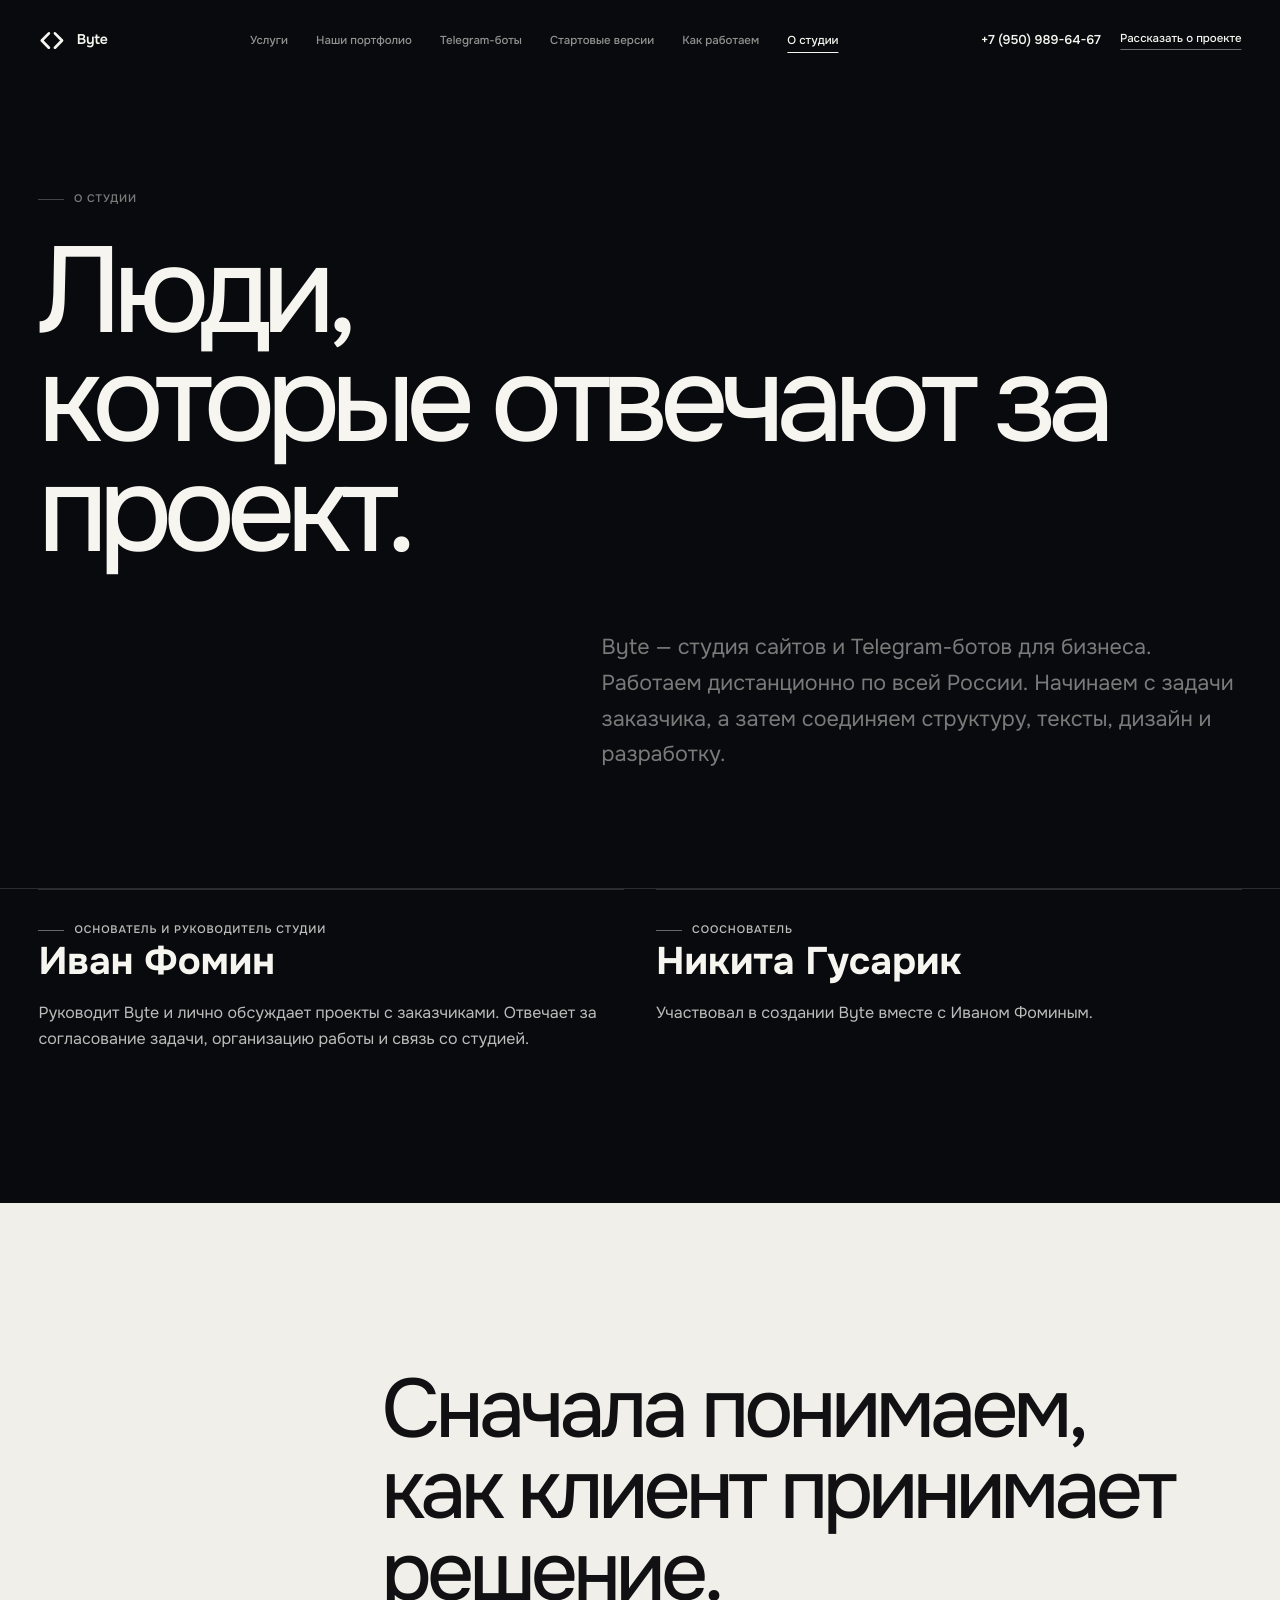
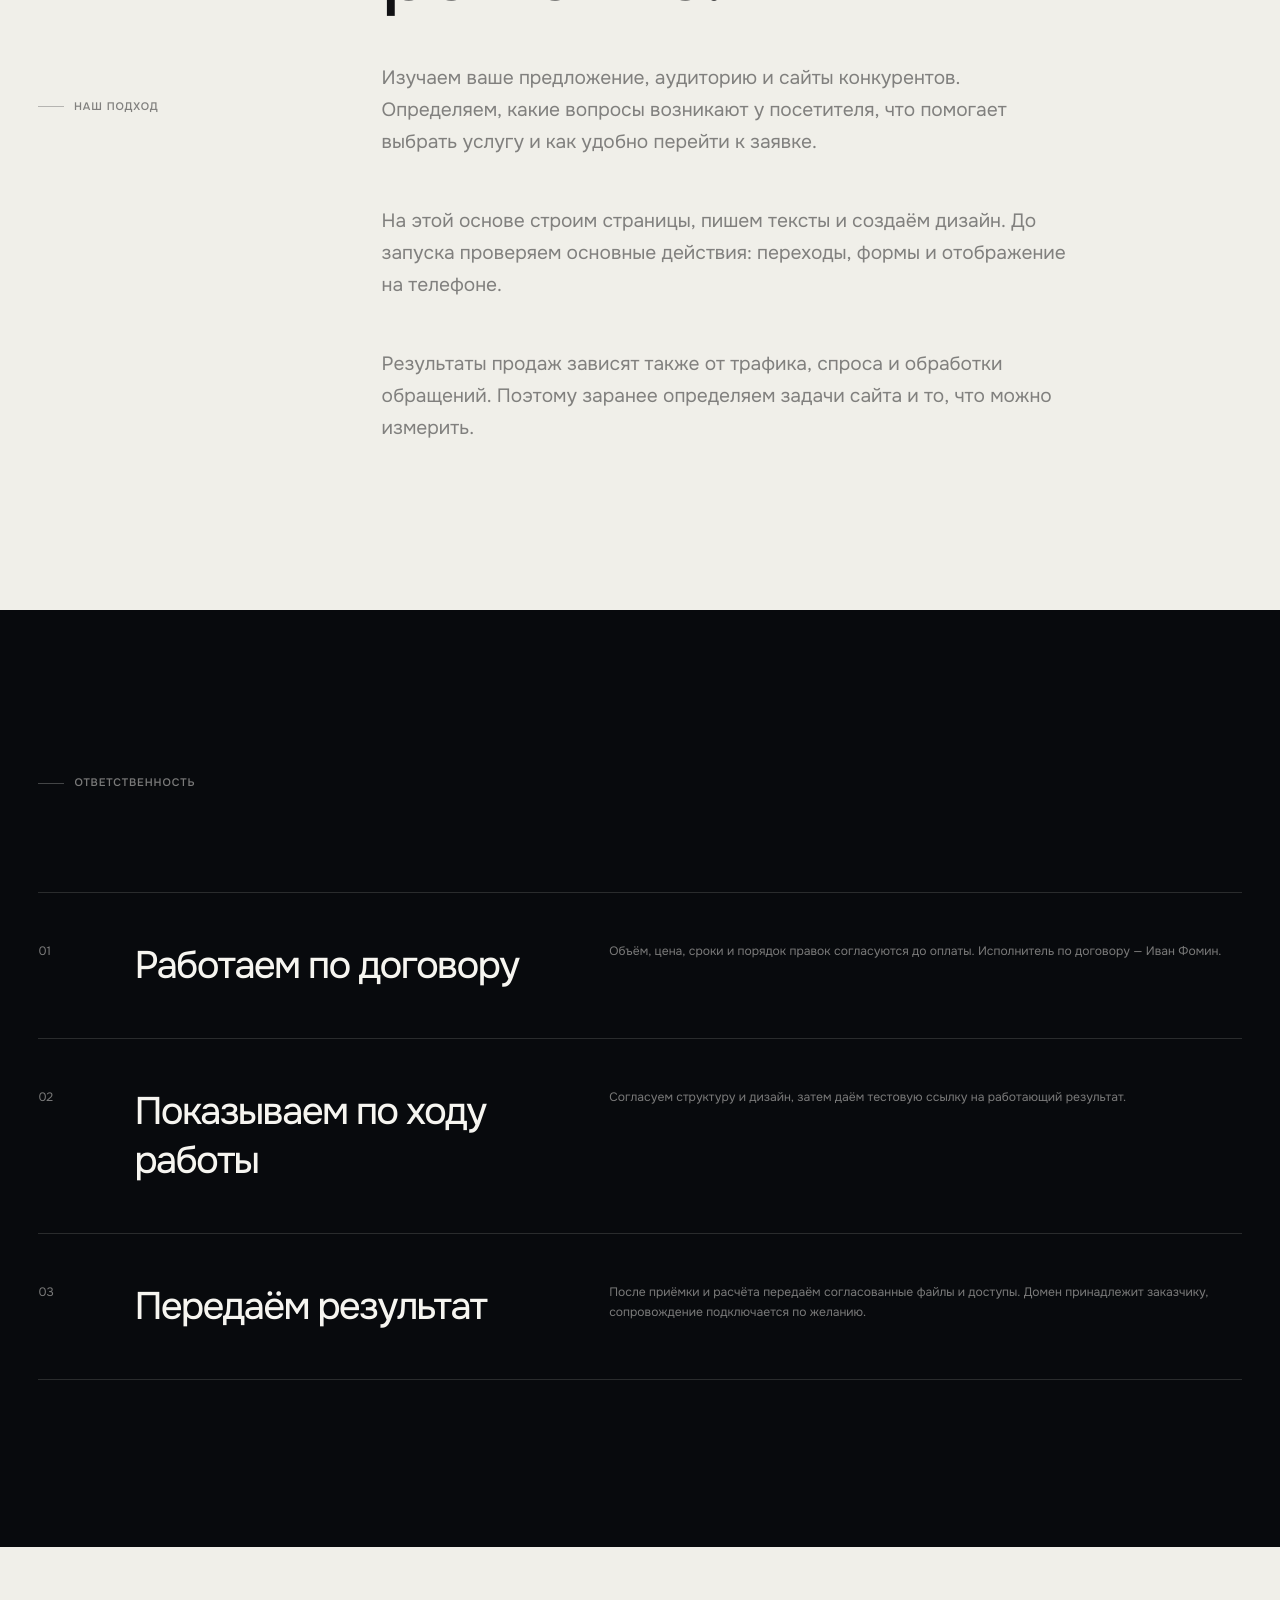
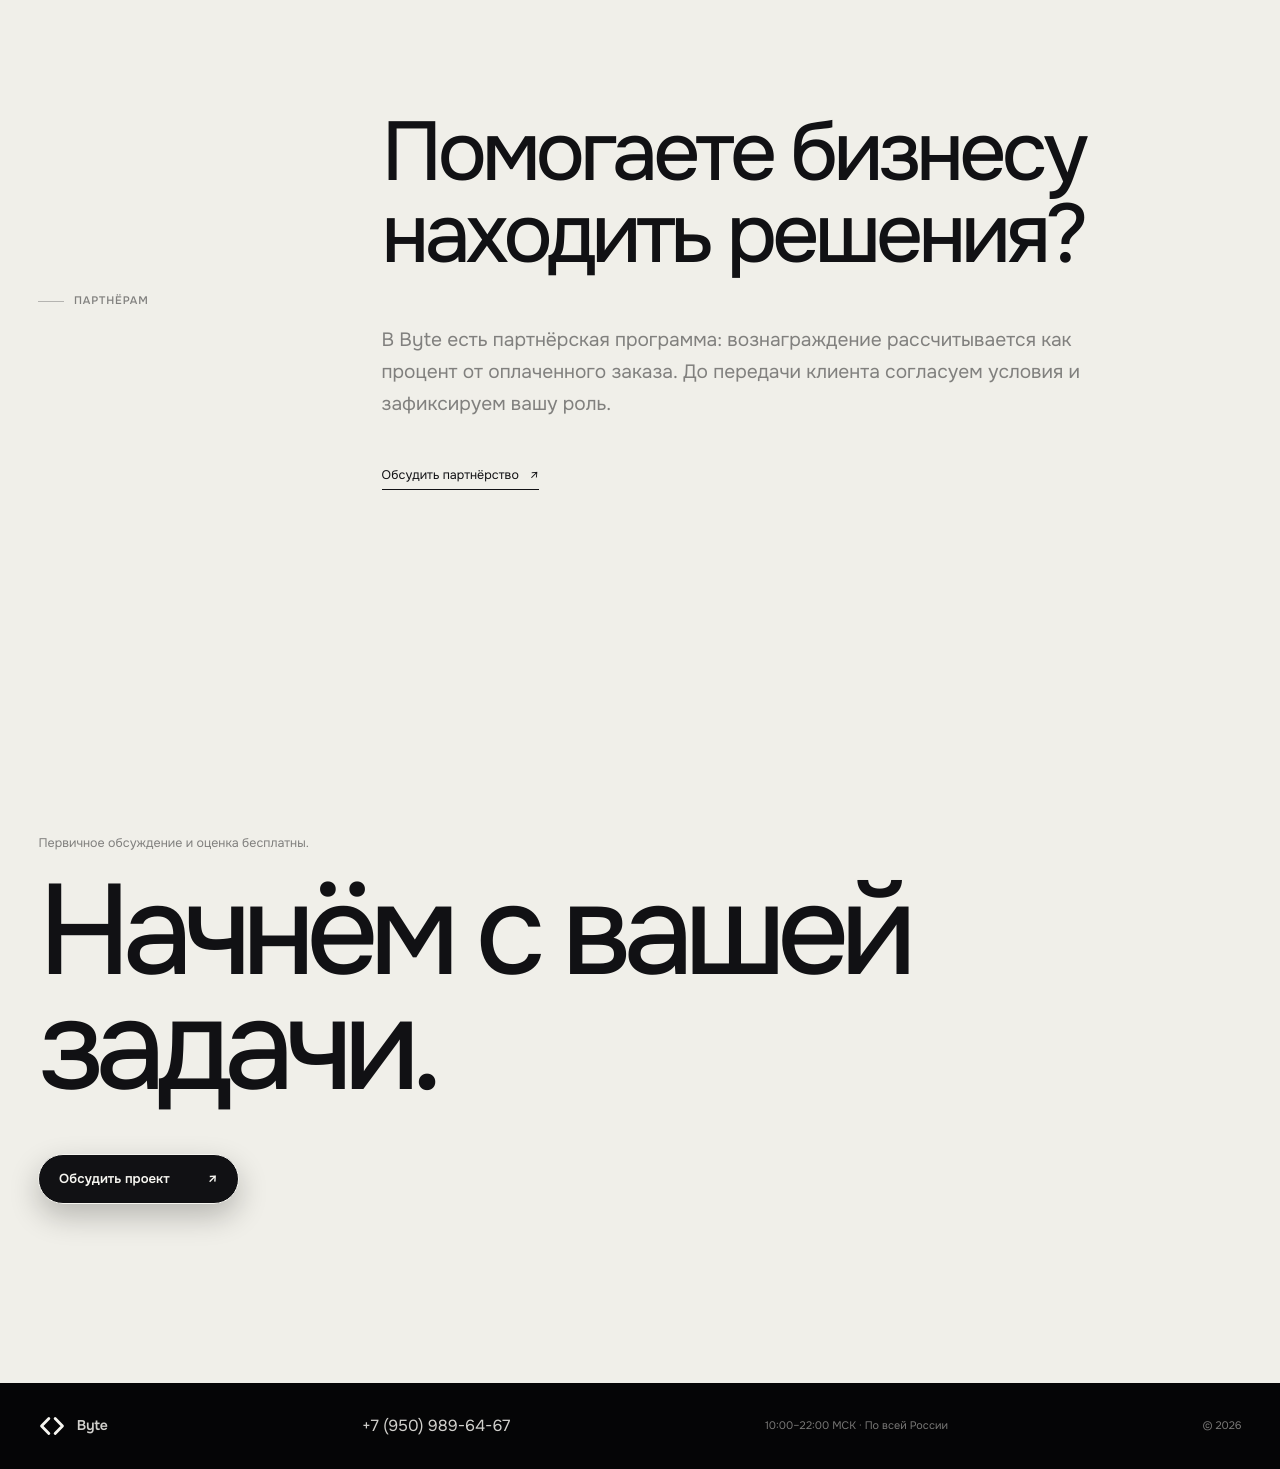
<file: about.html>
<!doctype html>
<html lang="ru">
  <head>
    <meta charset="UTF-8" /><meta name="viewport" content="width=device-width, initial-scale=1.0" />
    <meta name="description" content="Byte — одна команда, которая разбирается в задаче, пишет тексты, делает дизайн, разрабатывает и запускает проект." />
    <meta name="theme-color" content="#080a0d" /><title>О студии — Byte</title>
    <link rel="preconnect" href="https://fonts.googleapis.com" /><link rel="preconnect" href="https://fonts.gstatic.com" crossorigin />
    <link href="https://fonts.googleapis.com/css2?family=Manrope:wght@400;500;600&amp;family=Onest:wght@400;450;500;550;600;650&amp;display=swap" rel="stylesheet" />
    <link rel="icon" href="./assets/byte-logo-white.svg" type="image/svg+xml" /><link rel="stylesheet" href="./style.css?v=byte-flight-20260914-6" />
  </head>
  <body class="inner-page">
    <header class="site-header inner-header">
      <a class="brand" href="./index.html"><img class="brand-logo" src="./assets/byte-logo-white.svg" width="160" height="128" alt="" /><span>Byte</span></a>
      <nav class="site-nav"><a href="./services.html">Услуги</a><a href="./portfolio.html">Наши портфолио</a><a href="./telegram-bots.html">Telegram-боты</a><a href="./projects.html">Стартовые версии</a><a href="./process.html">Как работаем</a><a class="is-current" href="./about.html">О студии</a></nav>
      <div class="header-contacts"><a class="header-phone" href="tel:+79509896467">+7 (950) 989-64-67</a><a class="header-action" href="./index.html#contact">Рассказать о проекте</a></div>
      <details class="mobile-menu"><summary>Меню</summary><nav><a href="./services.html">Услуги</a><a href="./portfolio.html">Наши портфолио</a><a href="./telegram-bots.html">Telegram-боты</a><a href="./projects.html">Стартовые версии</a><a href="./process.html">Как работаем</a><a href="./about.html">О студии</a><a href="./index.html#contact">Рассказать о проекте</a></nav></details>
    </header>
    <main>
      <section class="page-hero about-hero"><div class="section-shell"><p class="section-index">О студии</p><h1>Люди,<br />которые отвечают за проект.</h1><p>Byte — студия сайтов и Telegram-ботов для бизнеса. Работаем дистанционно по всей России. Начинаем с задачи заказчика, а затем соединяем структуру, тексты, дизайн и разработку.</p></div></section>
      <section class="founders-section"><div class="section-shell founders-grid">
        <article><p class="section-index">Основатель и руководитель студии</p><h2>Иван Фомин</h2><p>Руководит Byte и лично обсуждает проекты с заказчиками. Отвечает за согласование задачи, организацию работы и связь со студией.</p></article>
        <article><p class="section-index">Сооснователь</p><h2>Никита Гусарик</h2><p>Участвовал в создании Byte вместе с Иваном Фоминым.</p></article>
      </div></section>
      <section class="about-story"><div class="section-shell story-grid"><p class="section-index">Наш подход</p><div><h2>Сначала понимаем,<br />как клиент принимает решение.</h2><p>Изучаем ваше предложение, аудиторию и сайты конкурентов. Определяем, какие вопросы возникают у посетителя, что помогает выбрать услугу и как удобно перейти к заявке.</p><p>На этой основе строим страницы, пишем тексты и создаём дизайн. До запуска проверяем основные действия: переходы, формы и отображение на телефоне.</p><p>Результаты продаж зависят также от трафика, спроса и обработки обращений. Поэтому заранее определяем задачи сайта и то, что можно измерить.</p></div></div></section>
      <section class="studio-rules"><div class="section-shell"><p class="section-index">Ответственность</p><div class="rule-list"><article><span>01</span><h2>Работаем по договору</h2><p>Объём, цена, сроки и порядок правок согласуются до оплаты. Исполнитель по договору — Иван Фомин.</p></article><article><span>02</span><h2>Показываем по ходу работы</h2><p>Согласуем структуру и дизайн, затем даём тестовую ссылку на работающий результат.</p></article><article><span>03</span><h2>Передаём результат</h2><p>После приёмки и расчёта передаём согласованные файлы и доступы. Домен принадлежит заказчику, сопровождение подключается по желанию.</p></article></div></div></section>
      <section class="working-format" id="partners"><div class="section-shell story-grid"><p class="section-index">Партнёрам</p><div><h2>Помогаете бизнесу находить решения?</h2><p>В Byte есть партнёрская программа: вознаграждение рассчитывается как процент от оплаченного заказа. До передачи клиента согласуем условия и зафиксируем вашу роль.</p><a class="text-link" href="./index.html#contact" data-request-type="partner">Обсудить партнёрство <span>↗</span></a></div></div></section>
      <section class="page-cta"><div class="section-shell"><p>Первичное обсуждение и оценка бесплатны.</p><h2>Начнём с вашей задачи.</h2><a class="primary-button" href="./index.html#contact"><span>Обсудить проект</span><span>↗</span></a></div></section>
    </main>
    <footer class="inner-footer"><div class="section-shell"><a class="brand" href="./index.html"><img class="brand-logo" src="./assets/byte-logo-white.svg" width="160" height="128" alt="" /><span>Byte</span></a><a href="tel:+79509896467">+7 (950) 989-64-67</a><p>10:00–22:00 МСК · По всей России</p><p>© 2026</p></div></footer>
    <script src="./site.js?v=bots-20261002-1" defer></script>
  </body>
</html>
</file>
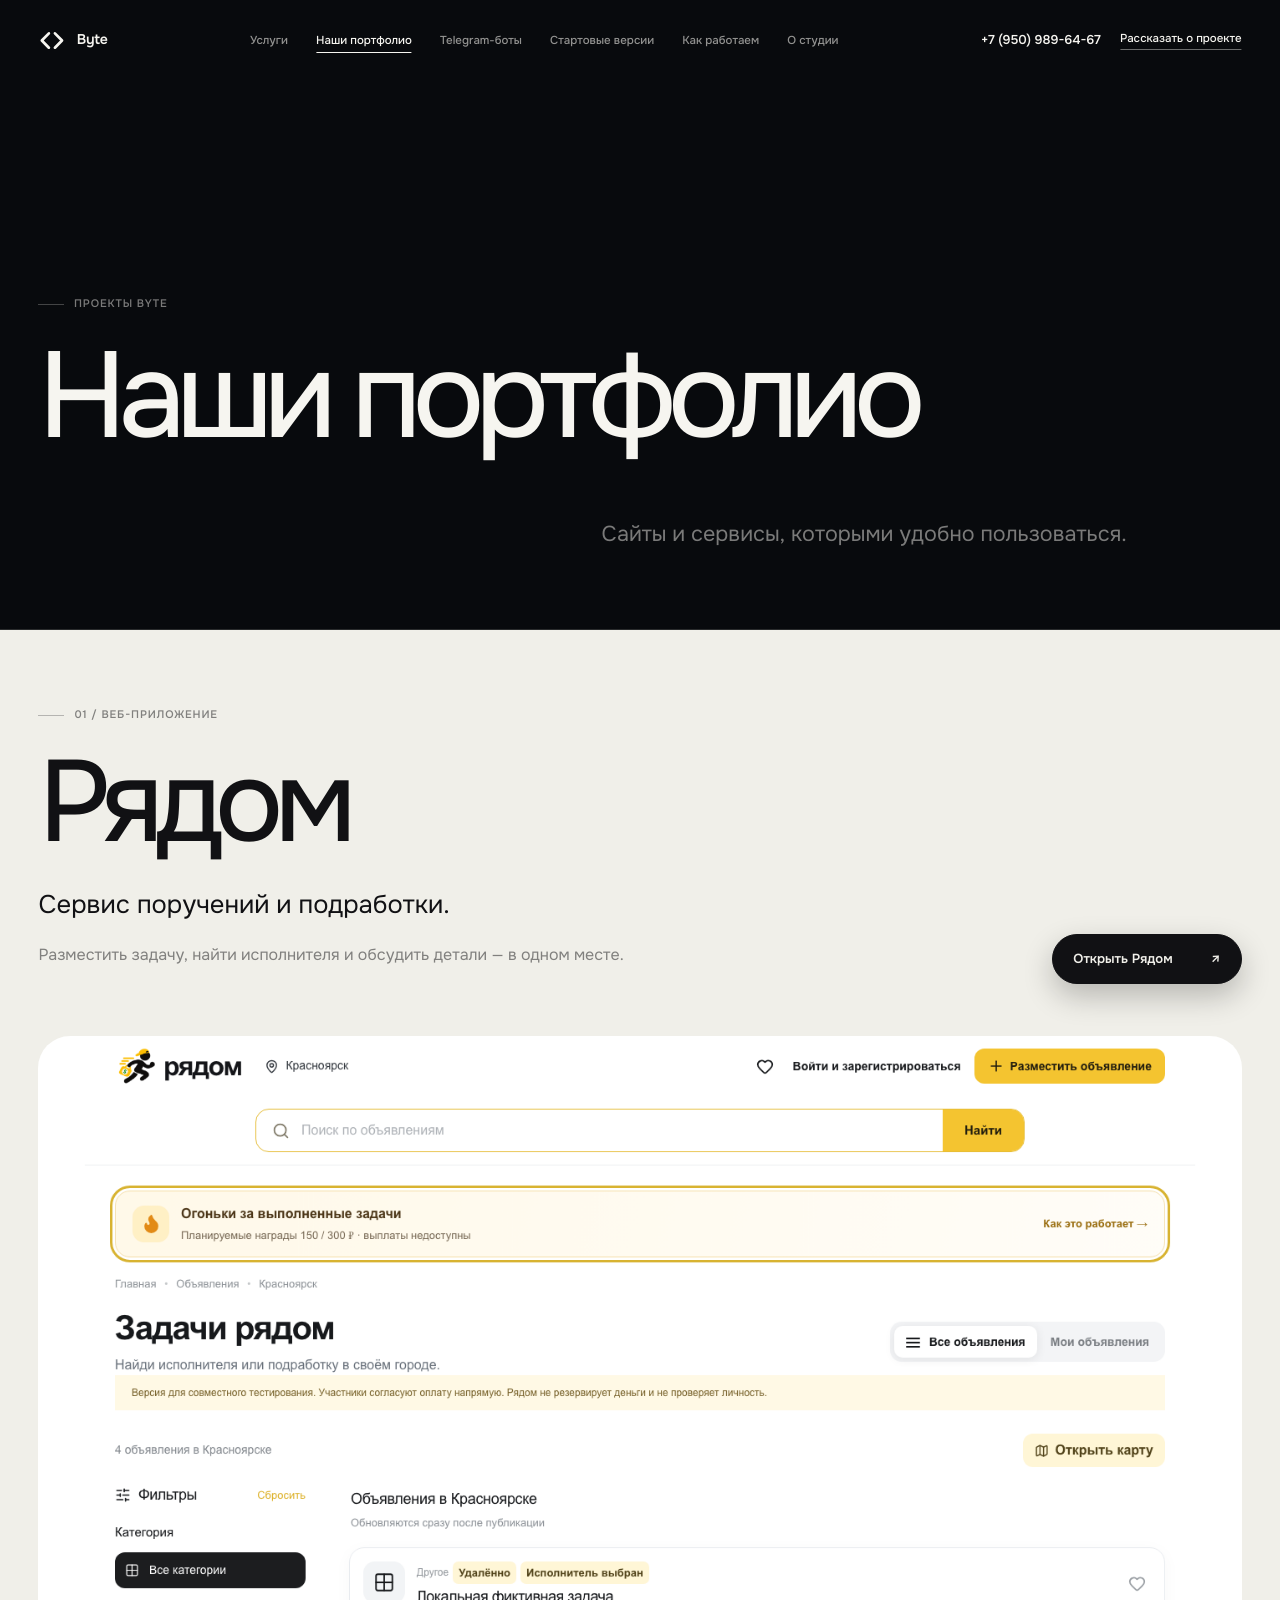
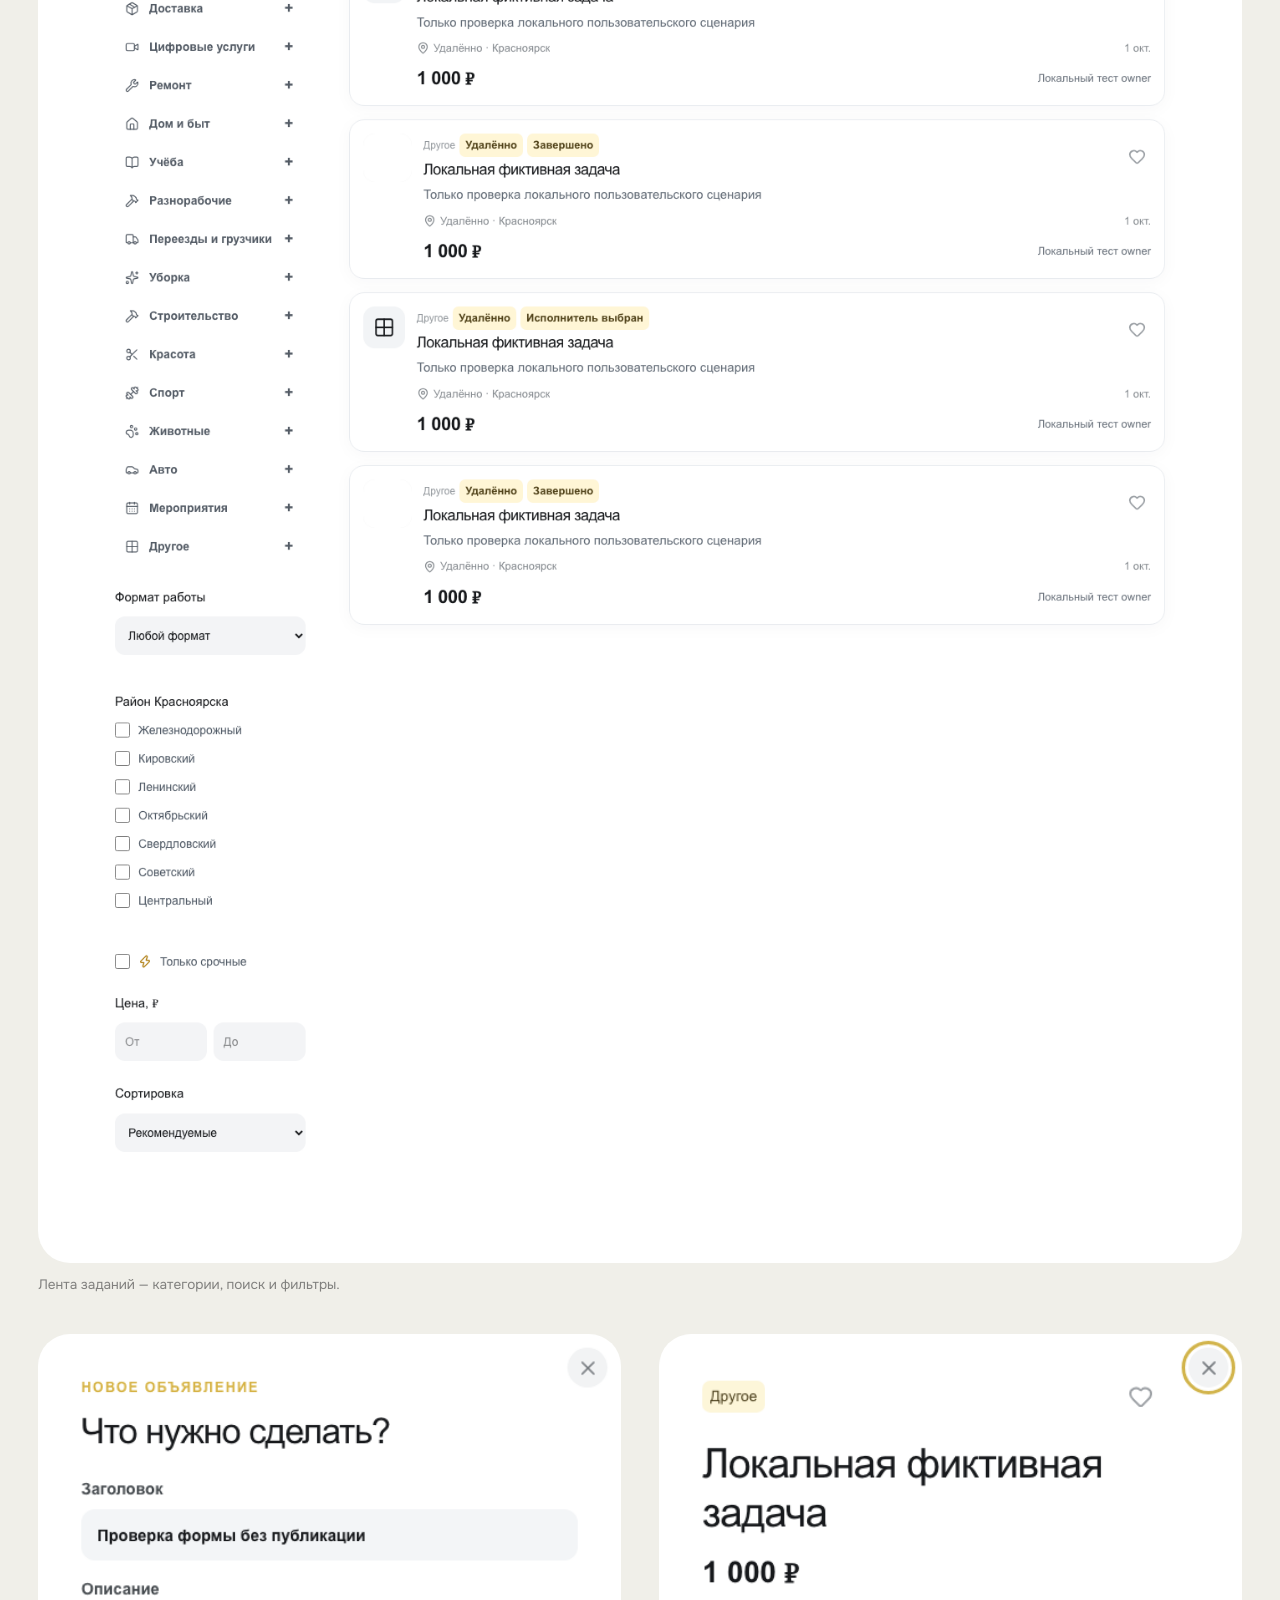
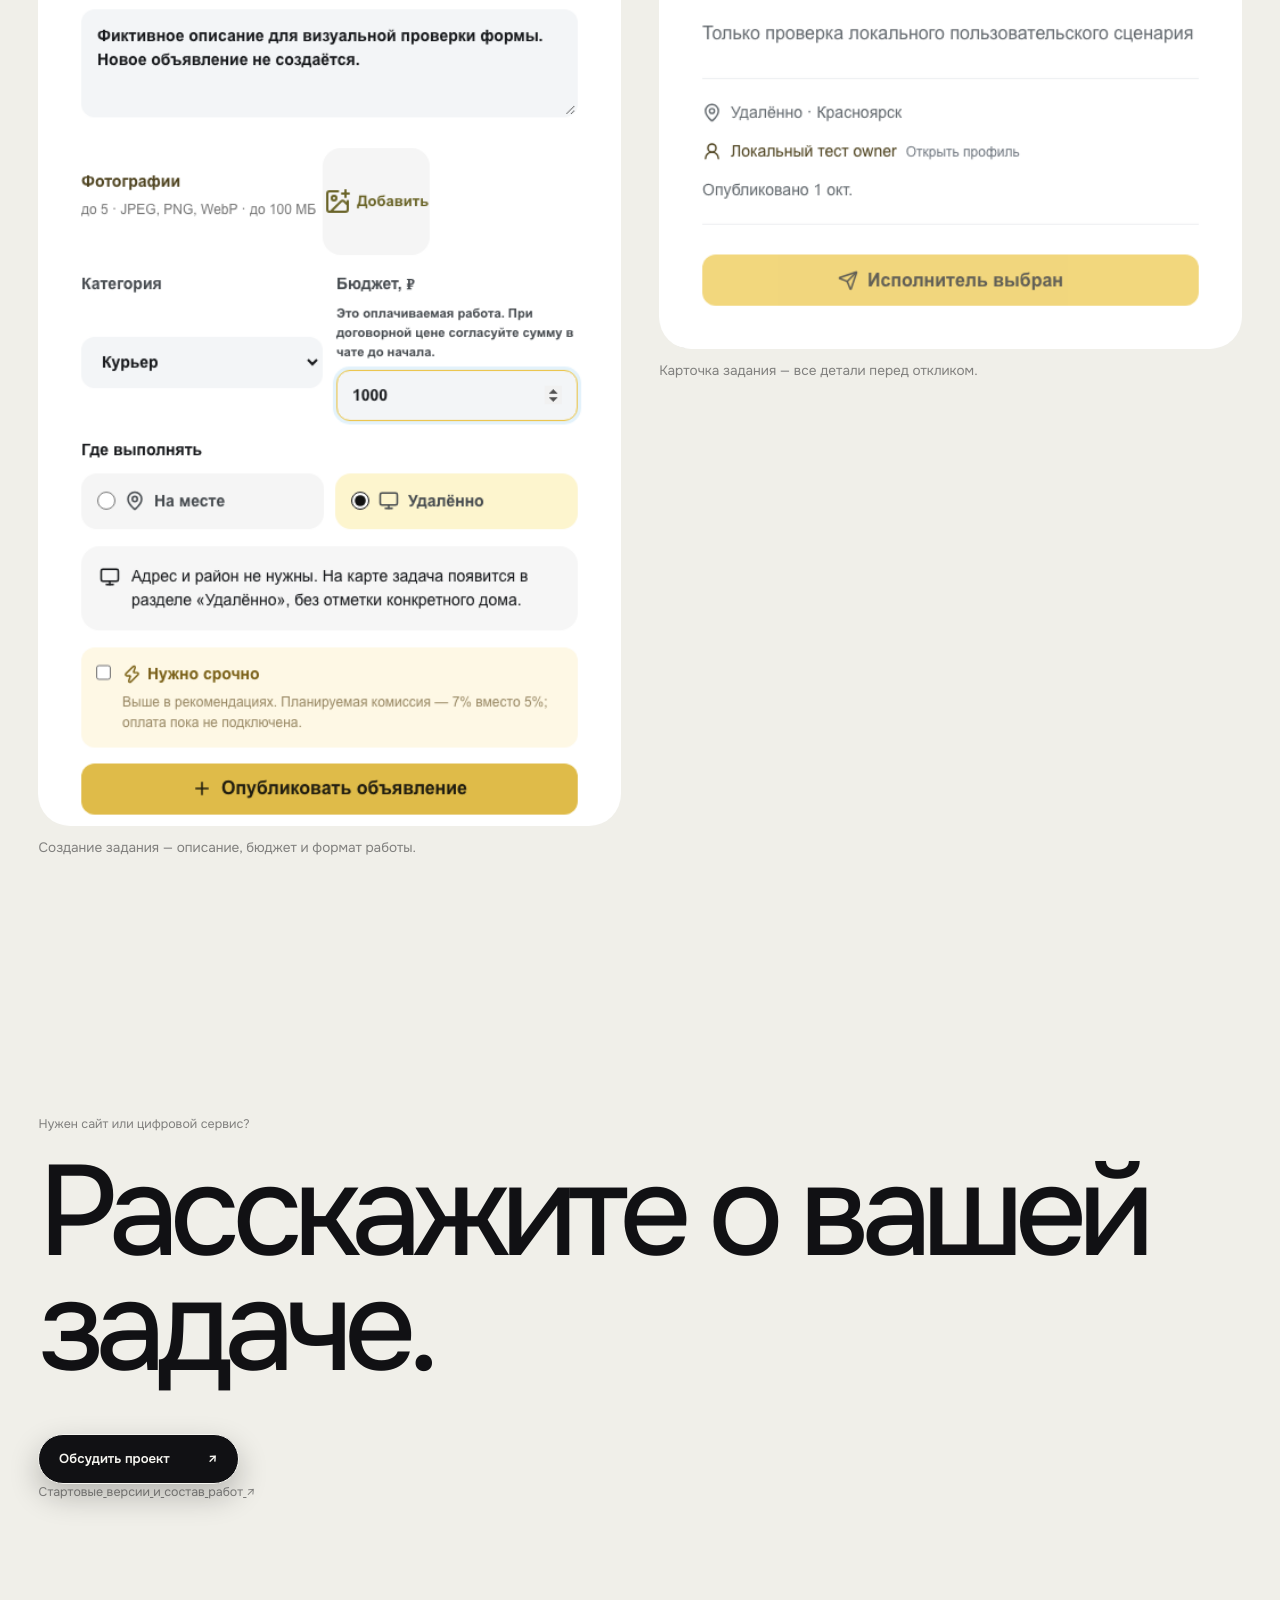
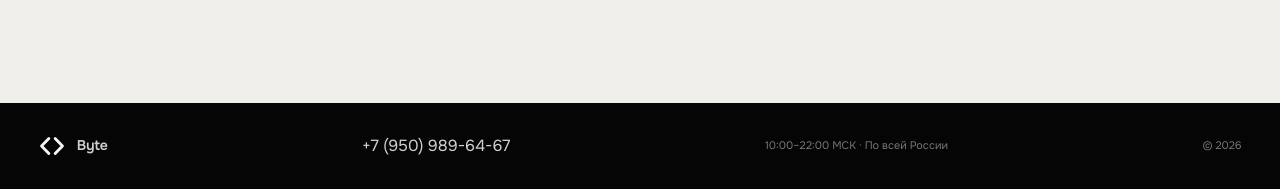
<file: portfolio.html>
<!doctype html>
<html lang="ru">
  <head>
    <meta charset="UTF-8" /><meta name="viewport" content="width=device-width, initial-scale=1.0" />
    <meta name="description" content="Наши портфолио Byte: Рядом — сервис поручений и подработки. Лента заданий, создание объявления и карточка задания." />
    <meta name="theme-color" content="#080a0d" /><title>Наши портфолио — Byte</title>
    <link rel="preconnect" href="https://fonts.googleapis.com" /><link rel="preconnect" href="https://fonts.gstatic.com" crossorigin />
    <link href="https://fonts.googleapis.com/css2?family=Manrope:wght@400;500;600&amp;family=Onest:wght@400;450;500;550;600;650&amp;display=swap" rel="stylesheet" />
    <link rel="icon" href="./assets/byte-logo-white.svg" type="image/svg+xml" /><link rel="stylesheet" href="./style.css?v=byte-flight-20260914-6" />
  <meta name="keywords" content="портфолио Byte, веб-приложение, сервис поручений, Рядом" />
    <link rel="canonical" href="https://bite-studio.ru/portfolio.html" />
    <link rel="stylesheet" href="./portfolio.css?v=single-radius-20261003-1" />
  </head>
  <body class="inner-page">
    <header class="site-header inner-header">
      <a class="brand" href="./index.html"><img class="brand-logo" src="./assets/byte-logo-white.svg" width="160" height="128" alt="" /><span>Byte</span></a>
      <nav class="site-nav" aria-label="Основная навигация"><a href="./services.html">Услуги</a><a class="is-current" aria-current="page" href="./portfolio.html">Наши портфолио</a><a href="./telegram-bots.html">Telegram-боты</a><a href="./projects.html">Стартовые версии</a><a href="./process.html">Как работаем</a><a href="./about.html">О студии</a></nav>
      <div class="header-contacts"><a class="header-phone" href="tel:+79509896467">+7 (950) 989-64-67</a><a class="header-action" href="./index.html#contact">Рассказать о проекте</a></div>
      <details class="mobile-menu"><summary>Меню</summary><nav><a href="./services.html">Услуги</a><a class="is-current" aria-current="page" href="./portfolio.html">Наши портфолио</a><a href="./telegram-bots.html">Telegram-боты</a><a href="./projects.html">Стартовые версии</a><a href="./process.html">Как работаем</a><a href="./about.html">О студии</a><a href="./index.html#contact">Рассказать о проекте</a></nav></details>
    </header>
    <main>
      <section class="page-hero portfolio-hero"><div class="section-shell"><p class="section-index">Проекты Byte</p><h1>Наши портфолио</h1><p>Сайты и сервисы, которыми удобно пользоваться.</p></div></section>
      <section class="portfolio-case" id="ryadom" aria-labelledby="ryadom-title"><div class="section-shell">
        <div class="portfolio-heading"><div><p class="section-index">01 / Веб-приложение</p><h2 id="ryadom-title">Рядом</h2><p class="portfolio-lead">Сервис поручений и подработки.</p><p>Разместить задачу, найти исполнителя и обсудить детали — в одном месте.</p></div><a class="primary-button" href="https://ryadom.ivanfomin2003.chatgpt.site/" target="_blank" rel="noopener noreferrer"><span>Открыть Рядом</span><span aria-hidden="true">↗</span></a></div>
        <div class="portfolio-gallery">
          <figure class="portfolio-screen portfolio-screen-wide"><picture><source media="(max-width: 800px)" srcset="./assets/portfolio/ryadom-feed-mobile.png" /><img src="./assets/portfolio/ryadom-feed.png" width="1440" height="2187" alt="Лента Рядом с категориями, фильтрами и карточками заданий" loading="eager" /></picture><figcaption>Лента заданий — категории, поиск и фильтры.</figcaption></figure>
          <figure class="portfolio-screen"><img src="./assets/portfolio/ryadom-create.png" width="512" height="960" alt="Форма создания задания: описание, фотографии, категория, бюджет и формат работы" loading="lazy" /><figcaption>Создание задания — описание, бюджет и формат работы.</figcaption></figure>
          <figure class="portfolio-screen"><img src="./assets/portfolio/ryadom-task.png" width="512" height="540" alt="Карточка задания с бюджетом, описанием и выбранным исполнителем" loading="lazy" /><figcaption>Карточка задания — все детали перед откликом.</figcaption></figure>
        </div>
      </div></section>
      <section class="page-cta"><div class="section-shell"><p>Нужен сайт или цифровой сервис?</p><h2>Расскажите о вашей задаче.</h2><a class="primary-button" href="./index.html#contact"><span>Обсудить проект</span><span aria-hidden="true">↗</span></a><p><a href="./projects.html">Стартовые версии и состав работ ↗</a></p></div></section>
    </main>
    <footer class="inner-footer"><div class="section-shell"><a class="brand" href="./index.html"><img class="brand-logo" src="./assets/byte-logo-white.svg" width="160" height="128" alt="" /><span>Byte</span></a><a href="tel:+79509896467">+7 (950) 989-64-67</a><p>10:00–22:00 МСК · По всей России</p><p>© 2026</p></div></footer>
    <script src="./site.js?v=bots-20261002-1" defer></script>
  </body>
</html>
</file>
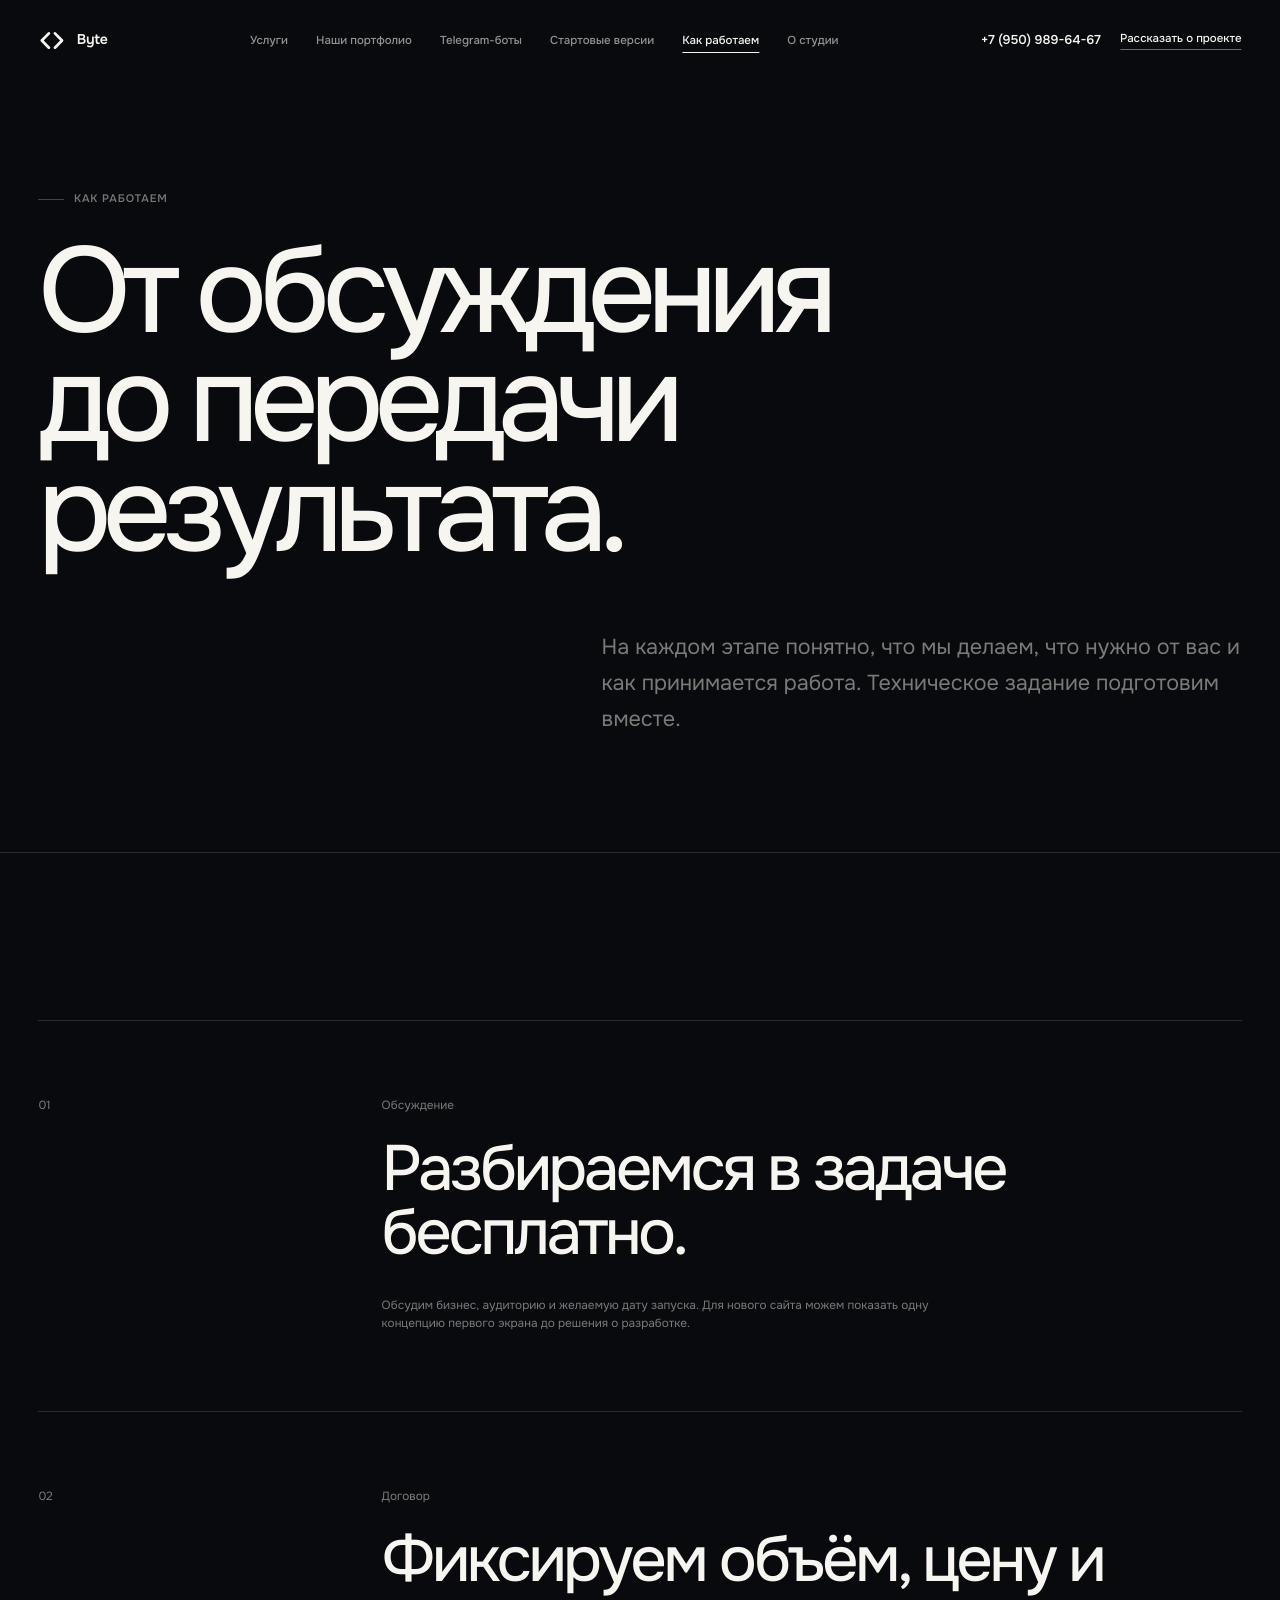
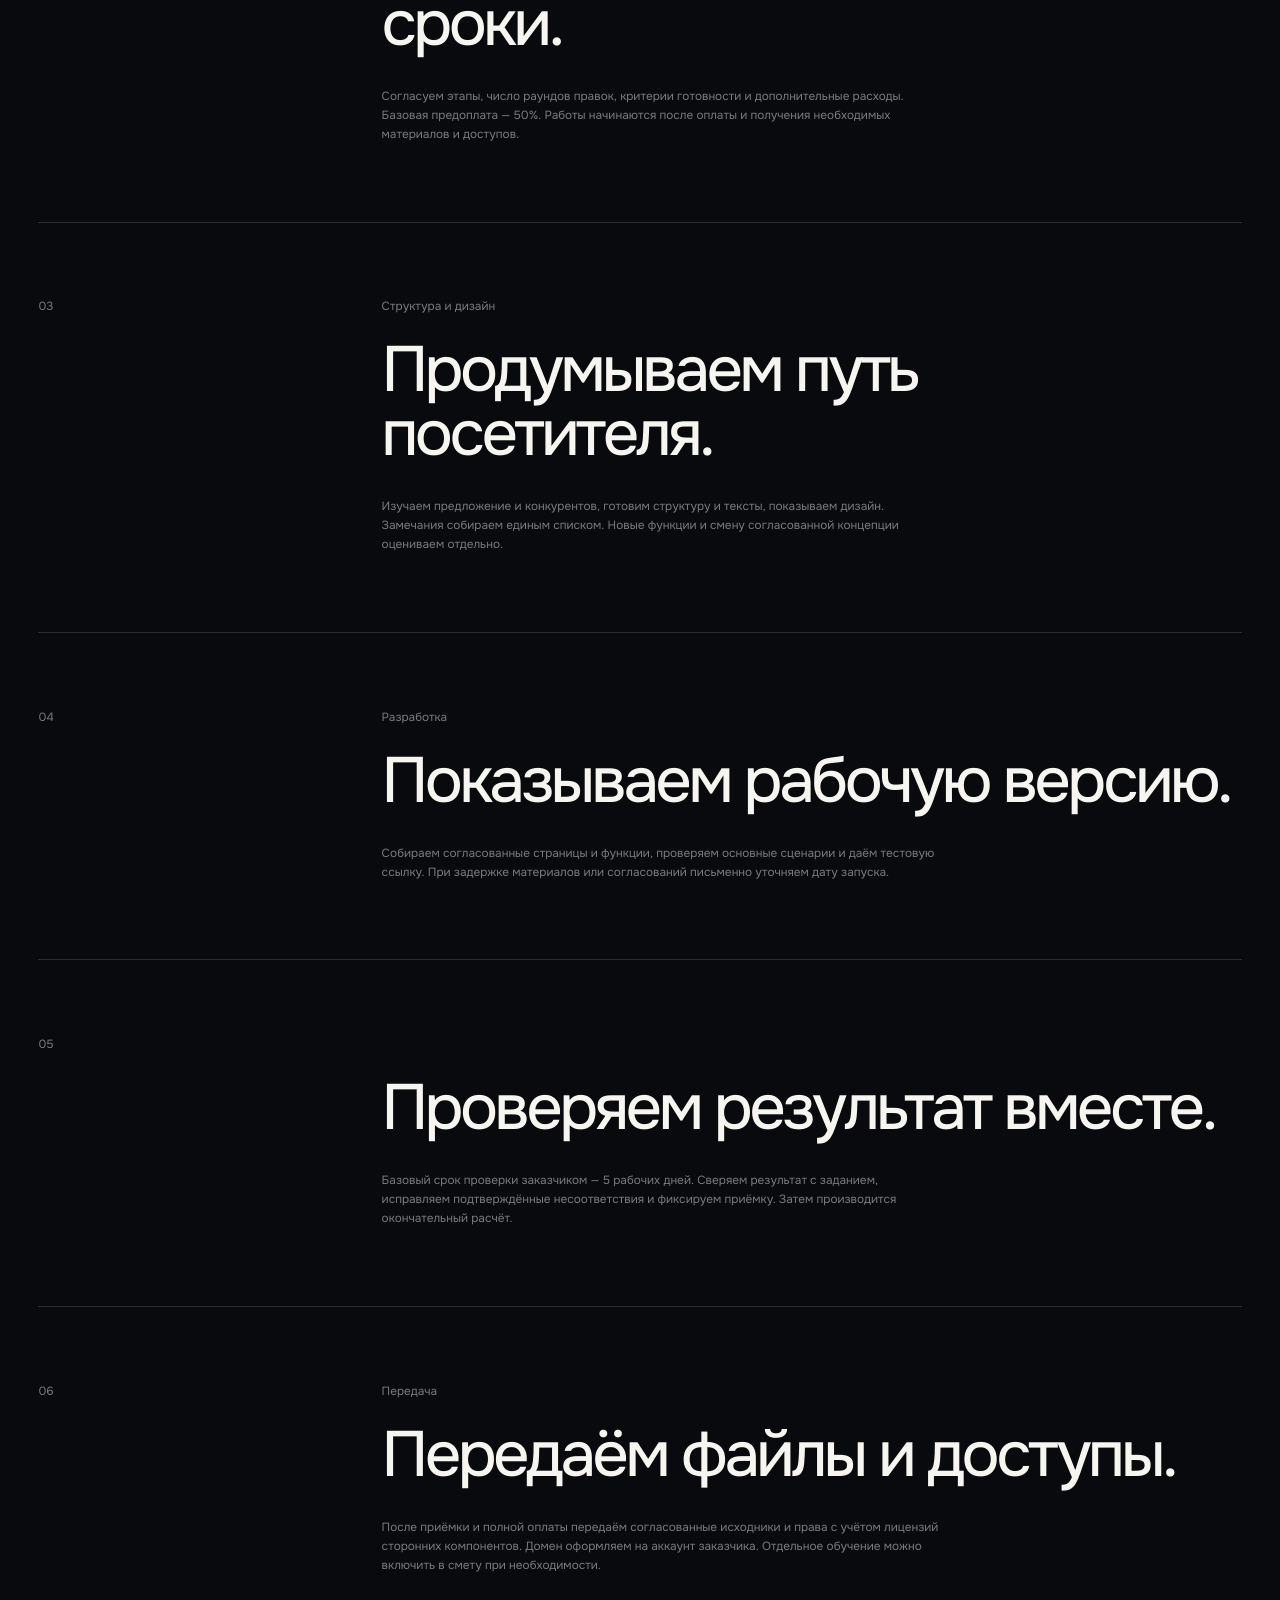
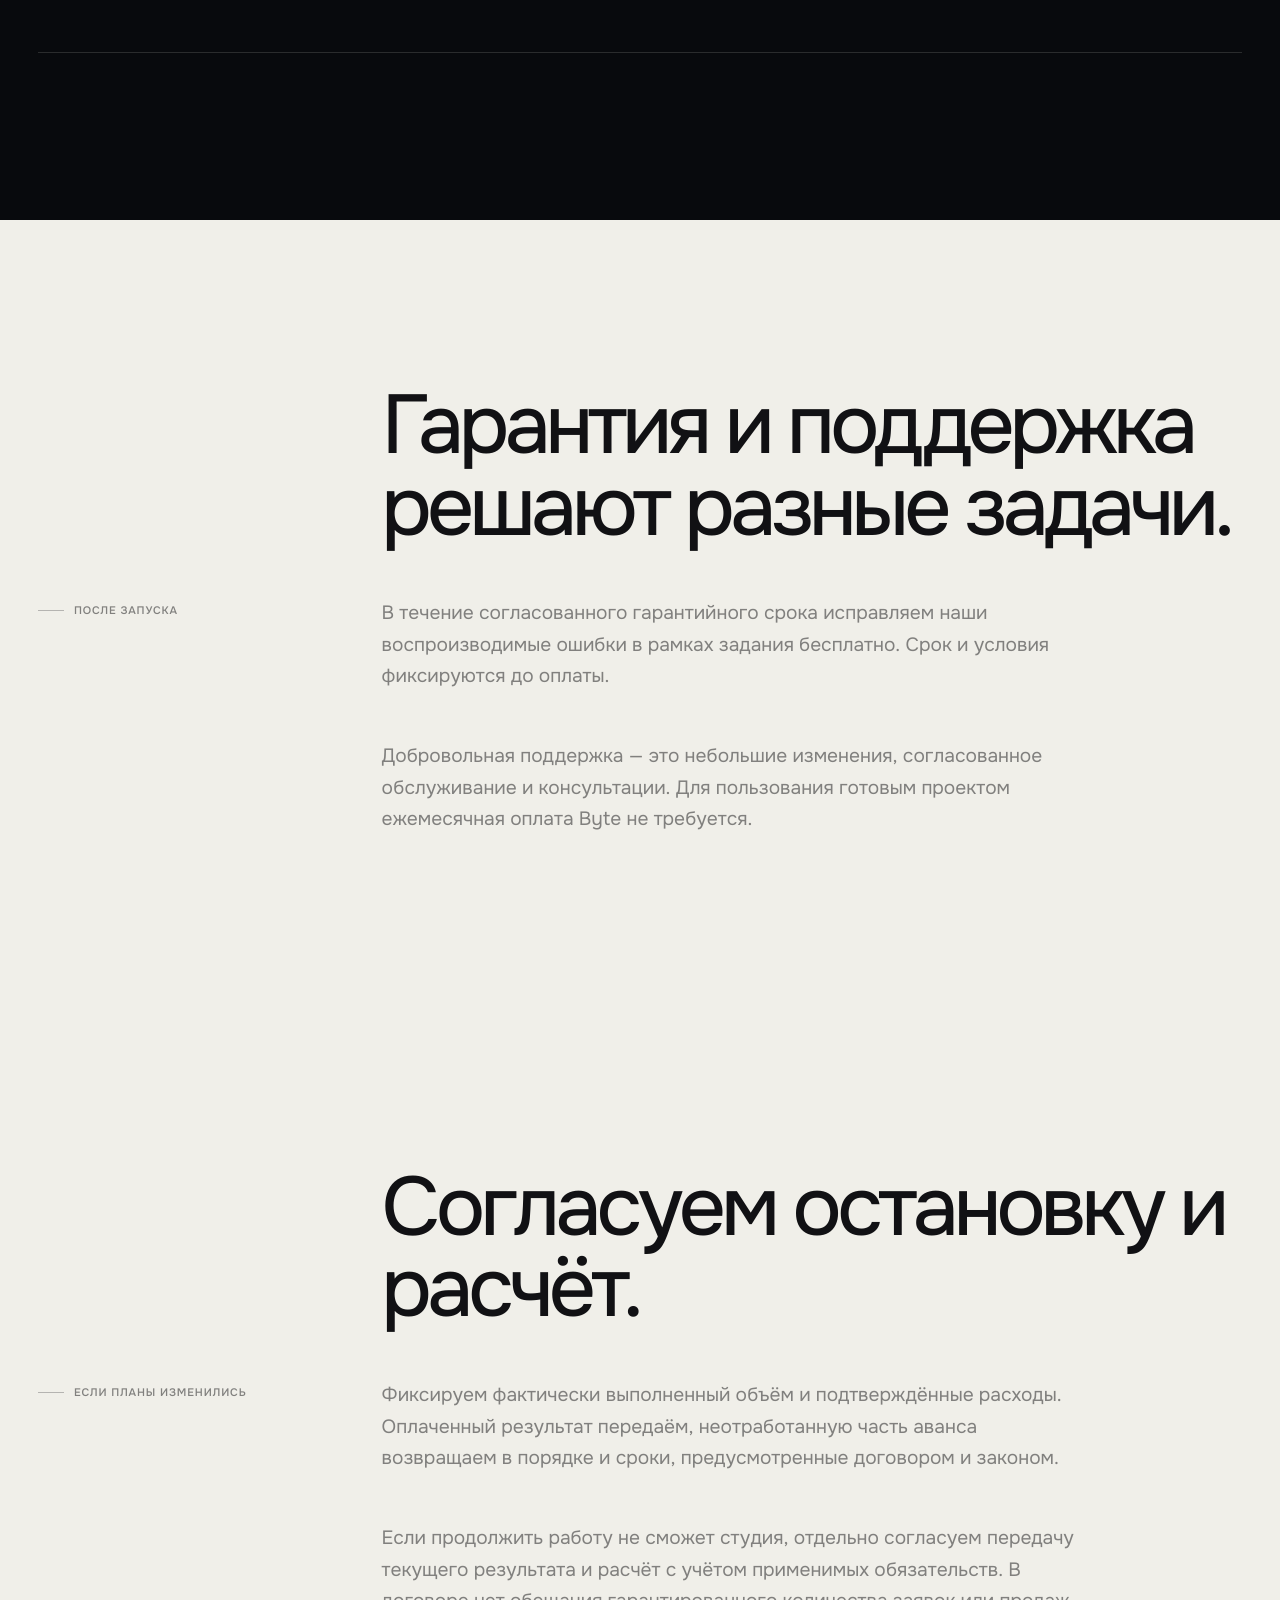
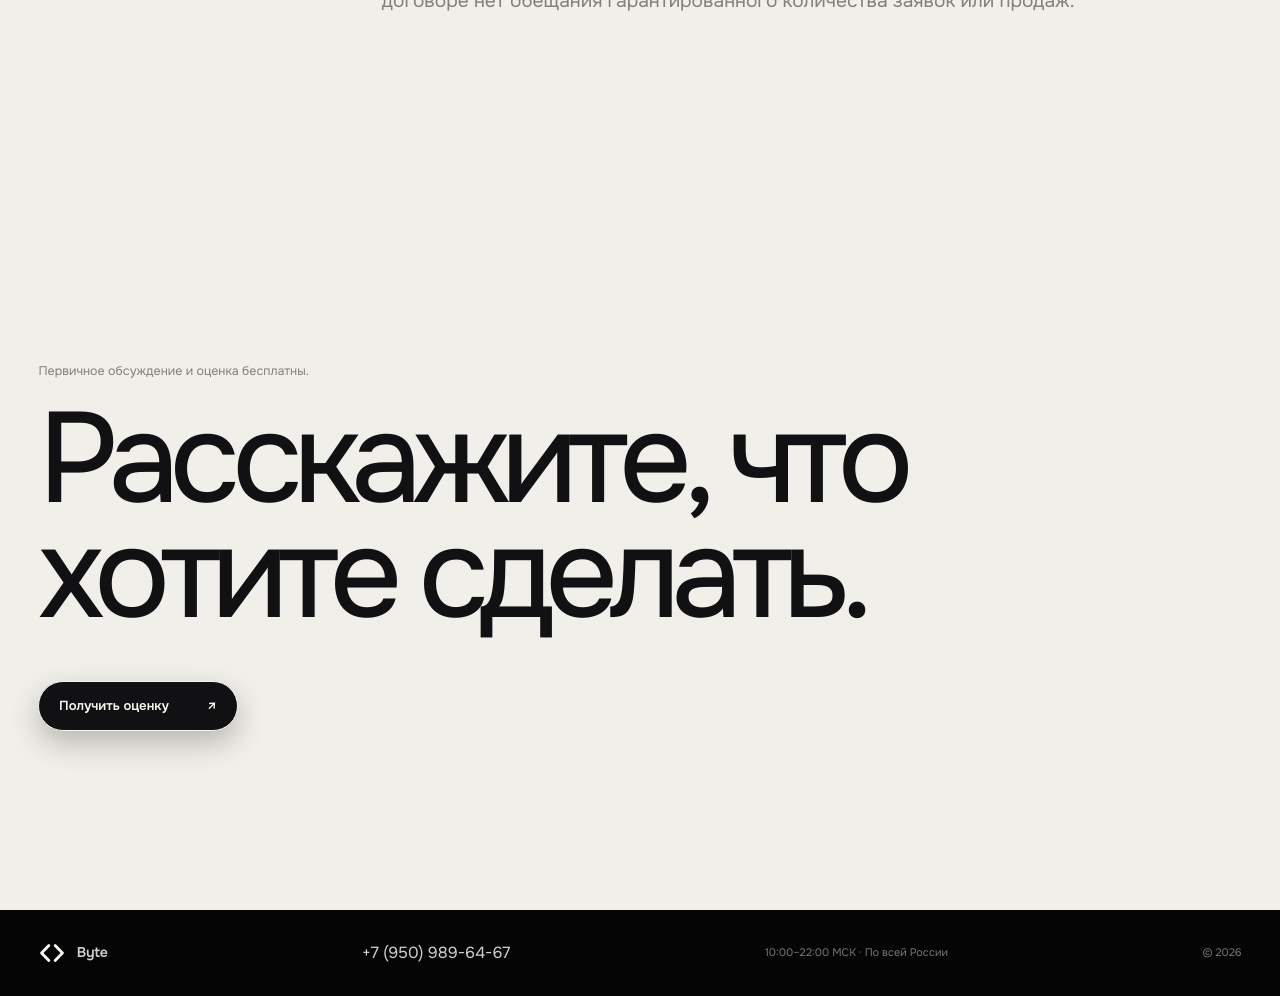
<file: process.html>
<!doctype html>
<html lang="ru">
  <head>
    <meta charset="UTF-8" /><meta name="viewport" content="width=device-width, initial-scale=1.0" />
    <meta name="description" content="Как Byte работает над проектом: разбираемся в задаче, составляем план, делаем дизайн, разрабатываем, проверяем и запускаем." />
    <meta name="theme-color" content="#080a0d" /><title>Как работаем — Byte</title>
    <link rel="preconnect" href="https://fonts.googleapis.com" /><link rel="preconnect" href="https://fonts.gstatic.com" crossorigin />
    <link href="https://fonts.googleapis.com/css2?family=Manrope:wght@400;500;600&amp;family=Onest:wght@400;450;500;550;600;650&amp;display=swap" rel="stylesheet" />
    <link rel="icon" href="./assets/byte-logo-white.svg" type="image/svg+xml" /><link rel="stylesheet" href="./style.css?v=byte-flight-20260914-6" />
  </head>
  <body class="inner-page">
    <header class="site-header inner-header">
      <a class="brand" href="./index.html"><img class="brand-logo" src="./assets/byte-logo-white.svg" width="160" height="128" alt="" /><span>Byte</span></a>
      <nav class="site-nav"><a href="./services.html">Услуги</a><a href="./portfolio.html">Наши портфолио</a><a href="./telegram-bots.html">Telegram-боты</a><a href="./projects.html">Стартовые версии</a><a class="is-current" href="./process.html">Как работаем</a><a href="./about.html">О студии</a></nav>
      <div class="header-contacts"><a class="header-phone" href="tel:+79509896467">+7 (950) 989-64-67</a><a class="header-action" href="./index.html#contact">Рассказать о проекте</a></div>
      <details class="mobile-menu"><summary>Меню</summary><nav><a href="./services.html">Услуги</a><a href="./portfolio.html">Наши портфолио</a><a href="./telegram-bots.html">Telegram-боты</a><a href="./projects.html">Стартовые версии</a><a href="./process.html">Как работаем</a><a href="./about.html">О студии</a><a href="./index.html#contact">Рассказать о проекте</a></nav></details>
    </header>
    <main><section class="page-hero"><div class="section-shell"><p class="section-index">Как работаем</p><h1>От обсуждения<br />до передачи результата.</h1><p>На каждом этапе понятно, что мы делаем, что нужно от вас и как принимается работа. Техническое задание подготовим вместе.</p></div></section><section class="process-detail"><div class="section-shell process-detail-list"><article><span>01</span><div><p>Обсуждение</p><h2>Разбираемся в задаче бесплатно.</h2><small>Обсудим бизнес, аудиторию и желаемую дату запуска. Для нового сайта можем показать одну концепцию первого экрана до решения о разработке.</small></div></article><article><span>02</span><div><p>Договор</p><h2>Фиксируем объём, цену и сроки.</h2><small>Согласуем этапы, число раундов правок, критерии готовности и дополнительные расходы. Базовая предоплата — 50%. Работы начинаются после оплаты и получения необходимых материалов и доступов.</small></div></article><article><span>03</span><div><p>Структура и дизайн</p><h2>Продумываем путь посетителя.</h2><small>Изучаем предложение и конкурентов, готовим структуру и тексты, показываем дизайн. Замечания собираем единым списком. Новые функции и смену согласованной концепции оцениваем отдельно.</small></div></article><article><span>04</span><div><p>Разработка</p><h2>Показываем рабочую версию.</h2><small>Собираем согласованные страницы и функции, проверяем основные сценарии и даём тестовую ссылку. При задержке материалов или согласований письменно уточняем дату запуска.</small></div></article><article><span>05</span><div><p>Приёмка</p><h2>Проверяем результат вместе.</h2><small>Базовый срок проверки заказчиком — 5 рабочих дней. Сверяем результат с заданием, исправляем подтверждённые несоответствия и фиксируем приёмку. Затем производится окончательный расчёт.</small></div></article><article><span>06</span><div><p>Передача</p><h2>Передаём файлы и доступы.</h2><small>После приёмки и полной оплаты передаём согласованные исходники и права с учётом лицензий сторонних компонентов. Домен оформляем на аккаунт заказчика. Отдельное обучение можно включить в смету при необходимости.</small></div></article></div></section><section class="working-format"><div class="section-shell story-grid"><p class="section-index">После запуска</p><div><h2>Гарантия и поддержка решают разные задачи.</h2><p>В течение согласованного гарантийного срока исправляем наши воспроизводимые ошибки в рамках задания бесплатно. Срок и условия фиксируются до оплаты.</p><p>Добровольная поддержка — это небольшие изменения, согласованное обслуживание и консультации. Для пользования готовым проектом ежемесячная оплата Byte не требуется.</p></div></div></section><section class="working-format"><div class="section-shell story-grid"><p class="section-index">Если планы изменились</p><div><h2>Согласуем остановку и расчёт.</h2><p>Фиксируем фактически выполненный объём и подтверждённые расходы. Оплаченный результат передаём, неотработанную часть аванса возвращаем в порядке и сроки, предусмотренные договором и законом.</p><p>Если продолжить работу не сможет студия, отдельно согласуем передачу текущего результата и расчёт с учётом применимых обязательств. В договоре нет обещания гарантированного количества заявок или продаж.</p></div></div></section><section class="page-cta"><div class="section-shell"><p>Первичное обсуждение и оценка бесплатны.</p><h2>Расскажите, что хотите сделать.</h2><a class="primary-button" href="./index.html#contact"><span>Получить оценку</span><span>↗</span></a></div></section>
    </main>
    <footer class="inner-footer"><div class="section-shell"><a class="brand" href="./index.html"><img class="brand-logo" src="./assets/byte-logo-white.svg" width="160" height="128" alt="" /><span>Byte</span></a><a href="tel:+79509896467">+7 (950) 989-64-67</a><p>10:00–22:00 МСК · По всей России</p><p>© 2026</p></div></footer>
    <script src="./site.js?v=bots-20261002-1" defer></script>
  </body>
</html>
</file>
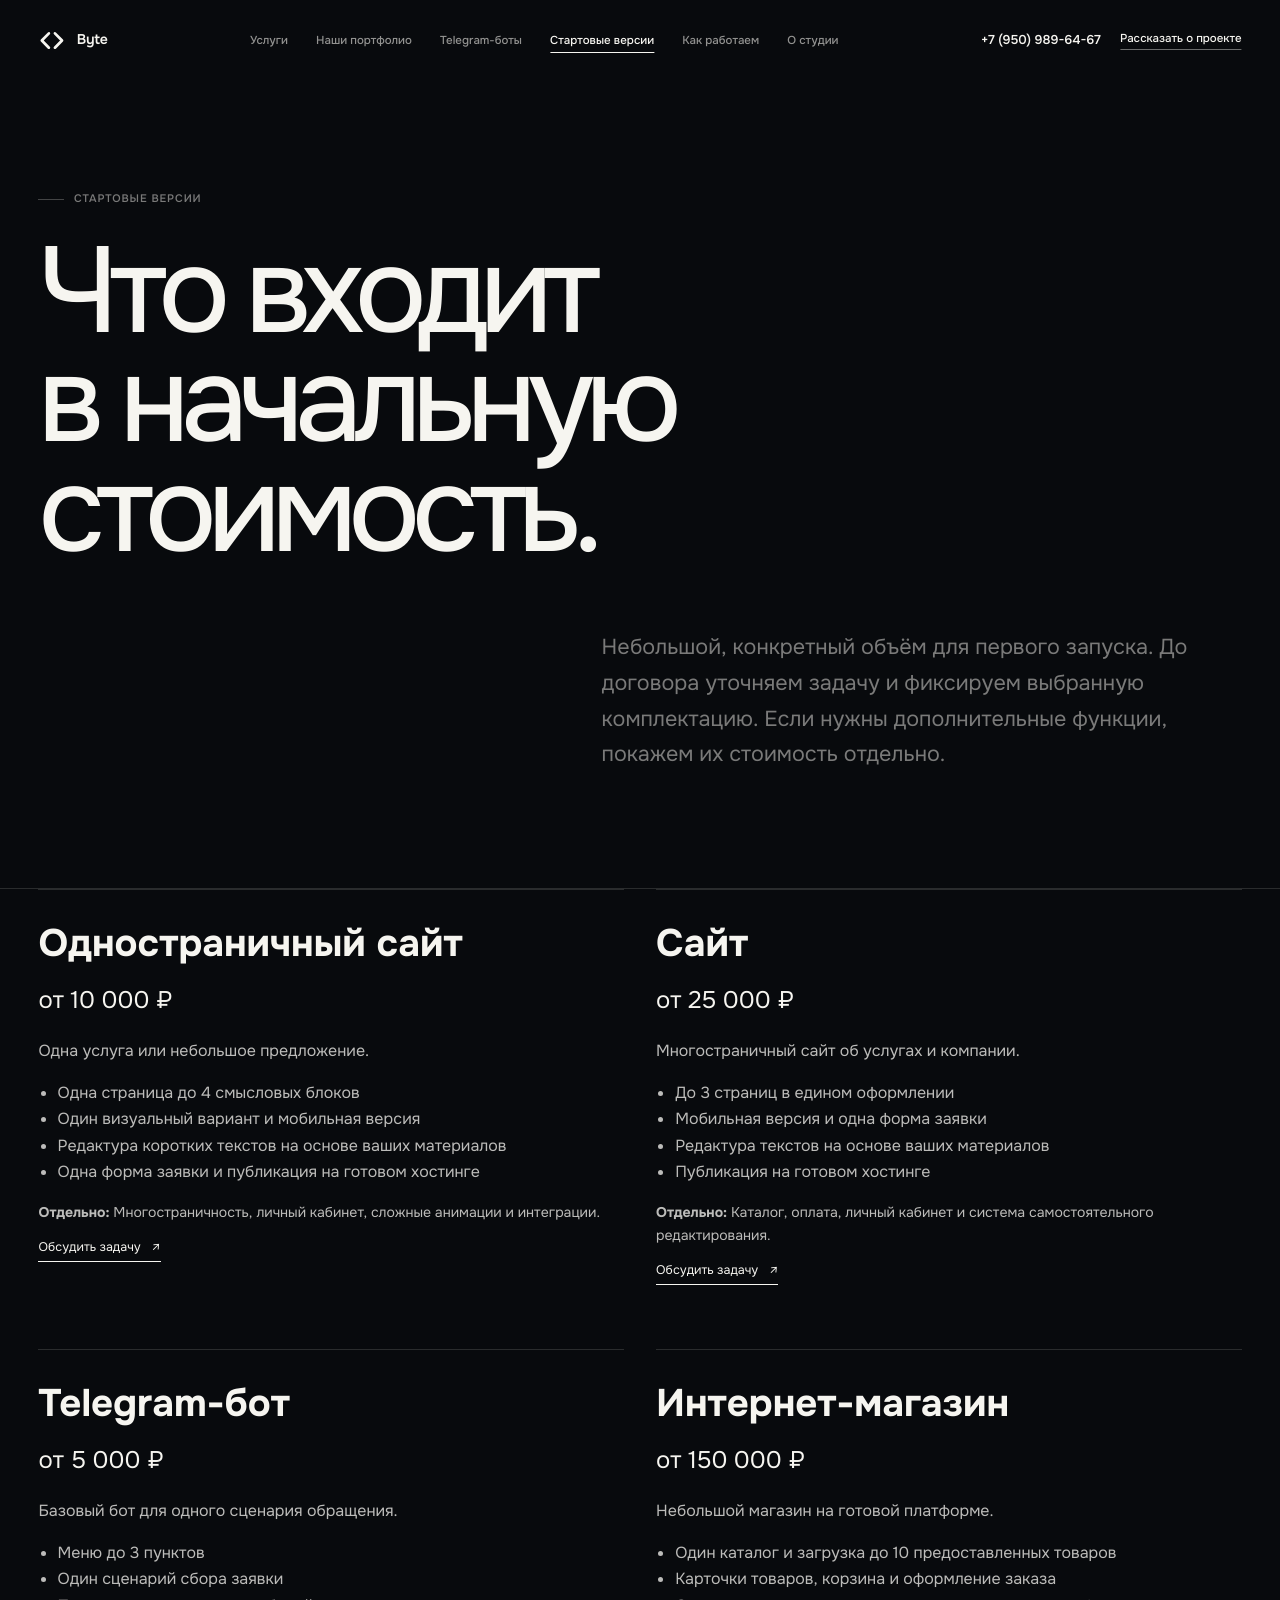
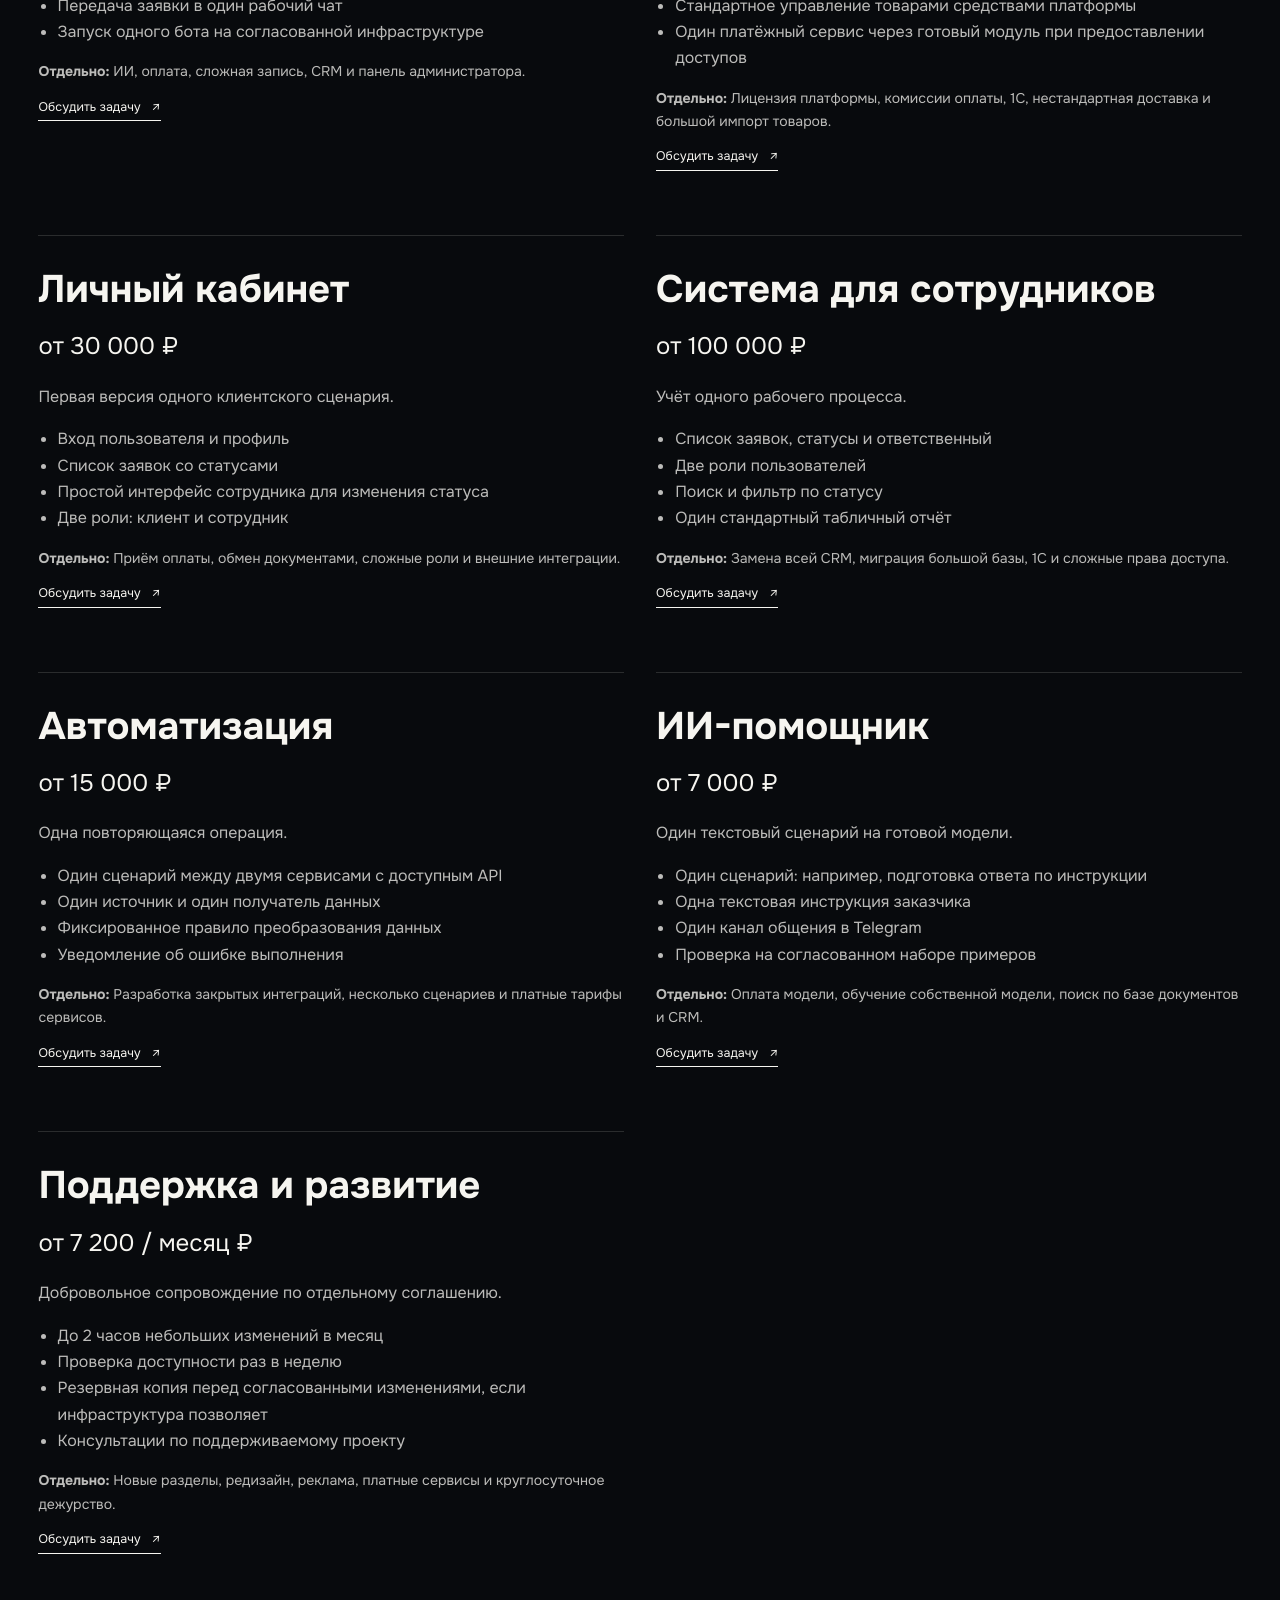
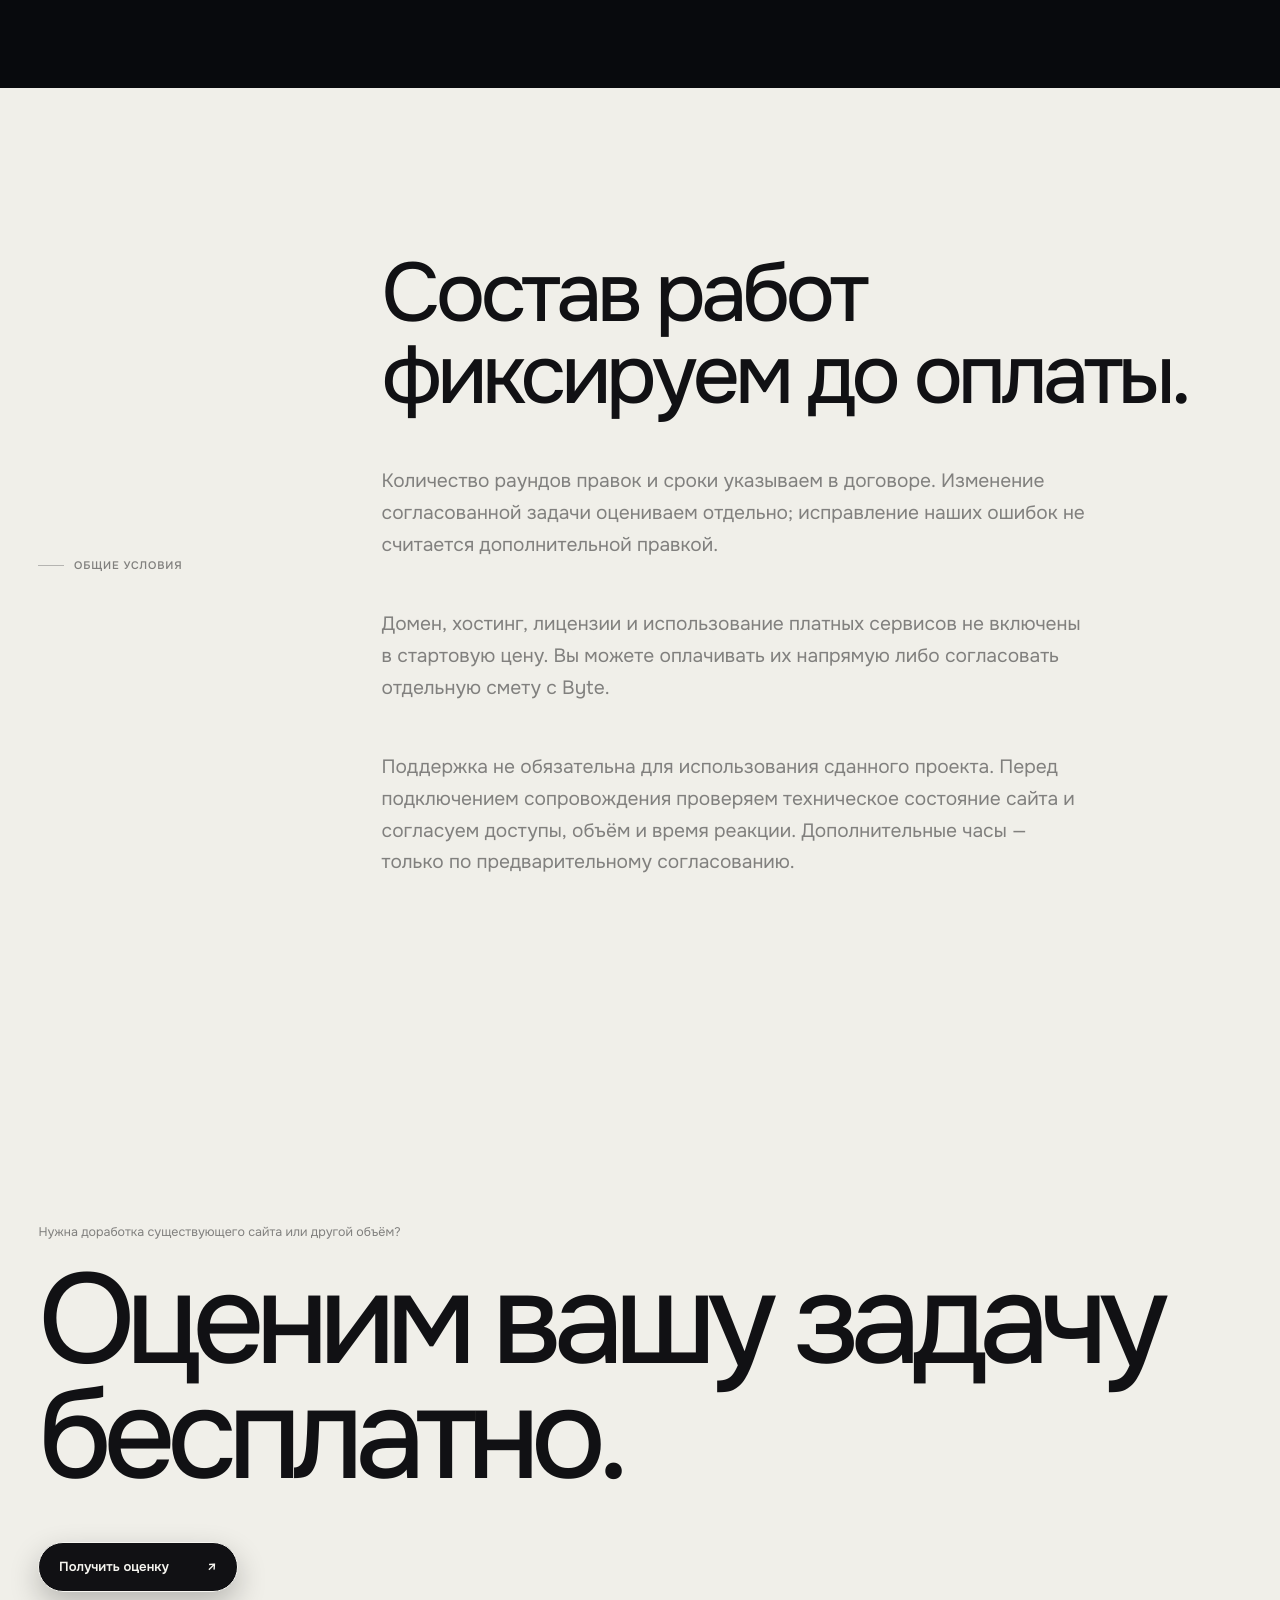
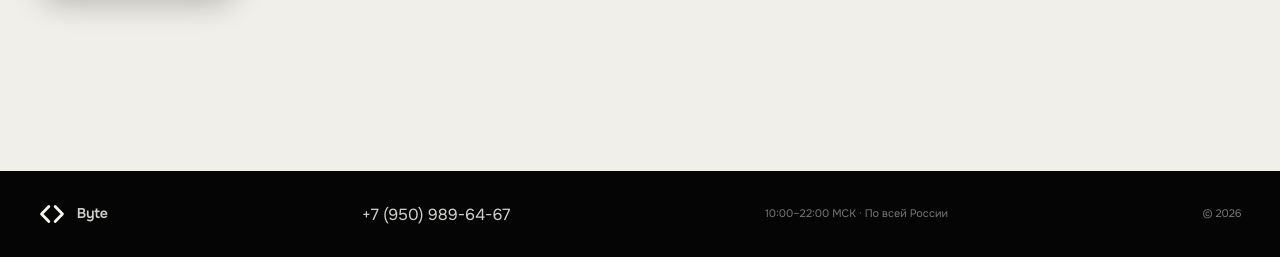
<file: projects.html>
<!doctype html>
<html lang="ru">
  <head>
    <meta charset="UTF-8" /><meta name="viewport" content="width=device-width, initial-scale=1.0" />
    <meta name="description" content="Стартовые версии в Byte: сайт, интернет-магазин, личный кабинет, систему для сотрудников, ИИ-помощника или автоматизацию." />
    <meta name="theme-color" content="#080a0d" /><title>Стартовые версии — Byte</title>
    <link rel="preconnect" href="https://fonts.googleapis.com" /><link rel="preconnect" href="https://fonts.gstatic.com" crossorigin />
    <link href="https://fonts.googleapis.com/css2?family=Manrope:wght@400;500;600&amp;family=Onest:wght@400;450;500;550;600;650&amp;display=swap" rel="stylesheet" />
    <link rel="icon" href="./assets/byte-logo-white.svg" type="image/svg+xml" /><link rel="stylesheet" href="./style.css?v=byte-flight-20260914-6" />
  </head>
  <body class="inner-page">
    <header class="site-header inner-header">
      <a class="brand" href="./index.html"><img class="brand-logo" src="./assets/byte-logo-white.svg" width="160" height="128" alt="" /><span>Byte</span></a>
      <nav class="site-nav"><a href="./services.html">Услуги</a><a href="./portfolio.html">Наши портфолио</a><a href="./telegram-bots.html">Telegram-боты</a><a class="is-current" href="./projects.html">Стартовые версии</a><a href="./process.html">Как работаем</a><a href="./about.html">О студии</a></nav>
      <div class="header-contacts"><a class="header-phone" href="tel:+79509896467">+7 (950) 989-64-67</a><a class="header-action" href="./index.html#contact">Рассказать о проекте</a></div>
      <details class="mobile-menu"><summary>Меню</summary><nav><a href="./services.html">Услуги</a><a href="./portfolio.html">Наши портфолио</a><a href="./telegram-bots.html">Telegram-боты</a><a href="./projects.html">Стартовые версии</a><a href="./process.html">Как работаем</a><a href="./about.html">О студии</a><a href="./index.html#contact">Рассказать о проекте</a></nav></details>
    </header>
    <main><section class="page-hero projects-page-hero"><div class="section-shell"><p class="section-index">Стартовые версии</p><h1>Что входит<br />в начальную стоимость.</h1><p>Небольшой, конкретный объём для первого запуска. До договора уточняем задачу и фиксируем выбранную комплектацию. Если нужны дополнительные функции, покажем их стоимость отдельно.</p></div></section><section class="starter-section"><div class="section-shell starter-grid"><article class="starter-card" id="landing"><h2>Одностраничный сайт</h2><p class="starter-price">от 10 000 ₽</p><p>Одна услуга или небольшое предложение.</p><ul><li>Одна страница до 4 смысловых блоков</li><li>Один визуальный вариант и мобильная версия</li><li>Редактура коротких текстов на основе ваших материалов</li><li>Одна форма заявки и публикация на готовом хостинге</li></ul><p class="starter-extra"><strong>Отдельно:</strong> Многостраничность, личный кабинет, сложные анимации и интеграции.</p><a class="text-link" href="./index.html#contact">Обсудить задачу <span>↗</span></a></article><article class="starter-card" id="website"><h2>Сайт</h2><p class="starter-price">от 25 000 ₽</p><p>Многостраничный сайт об услугах и компании.</p><ul><li>До 3 страниц в едином оформлении</li><li>Мобильная версия и одна форма заявки</li><li>Редактура текстов на основе ваших материалов</li><li>Публикация на готовом хостинге</li></ul><p class="starter-extra"><strong>Отдельно:</strong> Каталог, оплата, личный кабинет и система самостоятельного редактирования.</p><a class="text-link" href="./index.html#contact">Обсудить задачу <span>↗</span></a></article><article class="starter-card" id="bot"><h2>Telegram-бот</h2><p class="starter-price">от 5 000 ₽</p><p>Базовый бот для одного сценария обращения.</p><ul><li>Меню до 3 пунктов</li><li>Один сценарий сбора заявки</li><li>Передача заявки в один рабочий чат</li><li>Запуск одного бота на согласованной инфраструктуре</li></ul><p class="starter-extra"><strong>Отдельно:</strong> ИИ, оплата, сложная запись, CRM и панель администратора.</p><a class="text-link" href="./index.html#contact">Обсудить задачу <span>↗</span></a></article><article class="starter-card" id="shop"><h2>Интернет-магазин</h2><p class="starter-price">от 150 000 ₽</p><p>Небольшой магазин на готовой платформе.</p><ul><li>Один каталог и загрузка до 10 предоставленных товаров</li><li>Карточки товаров, корзина и оформление заказа</li><li>Стандартное управление товарами средствами платформы</li><li>Один платёжный сервис через готовый модуль при предоставлении доступов</li></ul><p class="starter-extra"><strong>Отдельно:</strong> Лицензия платформы, комиссии оплаты, 1С, нестандартная доставка и большой импорт товаров.</p><a class="text-link" href="./index.html#contact">Обсудить задачу <span>↗</span></a></article><article class="starter-card" id="account"><h2>Личный кабинет</h2><p class="starter-price">от 30 000 ₽</p><p>Первая версия одного клиентского сценария.</p><ul><li>Вход пользователя и профиль</li><li>Список заявок со статусами</li><li>Простой интерфейс сотрудника для изменения статуса</li><li>Две роли: клиент и сотрудник</li></ul><p class="starter-extra"><strong>Отдельно:</strong> Приём оплаты, обмен документами, сложные роли и внешние интеграции.</p><a class="text-link" href="./index.html#contact">Обсудить задачу <span>↗</span></a></article><article class="starter-card" id="team"><h2>Система для сотрудников</h2><p class="starter-price">от 100 000 ₽</p><p>Учёт одного рабочего процесса.</p><ul><li>Список заявок, статусы и ответственный</li><li>Две роли пользователей</li><li>Поиск и фильтр по статусу</li><li>Один стандартный табличный отчёт</li></ul><p class="starter-extra"><strong>Отдельно:</strong> Замена всей CRM, миграция большой базы, 1С и сложные права доступа.</p><a class="text-link" href="./index.html#contact">Обсудить задачу <span>↗</span></a></article><article class="starter-card" id="automation"><h2>Автоматизация</h2><p class="starter-price">от 15 000 ₽</p><p>Одна повторяющаяся операция.</p><ul><li>Один сценарий между двумя сервисами с доступным API</li><li>Один источник и один получатель данных</li><li>Фиксированное правило преобразования данных</li><li>Уведомление об ошибке выполнения</li></ul><p class="starter-extra"><strong>Отдельно:</strong> Разработка закрытых интеграций, несколько сценариев и платные тарифы сервисов.</p><a class="text-link" href="./index.html#contact">Обсудить задачу <span>↗</span></a></article><article class="starter-card" id="ai"><h2>ИИ-помощник</h2><p class="starter-price">от 7 000 ₽</p><p>Один текстовый сценарий на готовой модели.</p><ul><li>Один сценарий: например, подготовка ответа по инструкции</li><li>Одна текстовая инструкция заказчика</li><li>Один канал общения в Telegram</li><li>Проверка на согласованном наборе примеров</li></ul><p class="starter-extra"><strong>Отдельно:</strong> Оплата модели, обучение собственной модели, поиск по базе документов и CRM.</p><a class="text-link" href="./index.html#contact">Обсудить задачу <span>↗</span></a></article><article class="starter-card" id="support"><h2>Поддержка и развитие</h2><p class="starter-price">от 7 200 / месяц ₽</p><p>Добровольное сопровождение по отдельному соглашению.</p><ul><li>До 2 часов небольших изменений в месяц</li><li>Проверка доступности раз в неделю</li><li>Резервная копия перед согласованными изменениями, если инфраструктура позволяет</li><li>Консультации по поддерживаемому проекту</li></ul><p class="starter-extra"><strong>Отдельно:</strong> Новые разделы, редизайн, реклама, платные сервисы и круглосуточное дежурство.</p><a class="text-link" href="./index.html#contact">Обсудить задачу <span>↗</span></a></article></div></section><section class="working-format"><div class="section-shell story-grid"><p class="section-index">Общие условия</p><div><h2>Состав работ фиксируем до оплаты.</h2><p>Количество раундов правок и сроки указываем в договоре. Изменение согласованной задачи оцениваем отдельно; исправление наших ошибок не считается дополнительной правкой.</p><p>Домен, хостинг, лицензии и использование платных сервисов не включены в стартовую цену. Вы можете оплачивать их напрямую либо согласовать отдельную смету с Byte.</p><p>Поддержка не обязательна для использования сданного проекта. Перед подключением сопровождения проверяем техническое состояние сайта и согласуем доступы, объём и время реакции. Дополнительные часы — только по предварительному согласованию.</p></div></div></section><section class="page-cta"><div class="section-shell"><p>Нужна доработка существующего сайта или другой объём?</p><h2>Оценим вашу задачу бесплатно.</h2><a class="primary-button" href="./index.html#contact"><span>Получить оценку</span><span>↗</span></a></div></section>
    </main>
    <footer class="inner-footer"><div class="section-shell"><a class="brand" href="./index.html"><img class="brand-logo" src="./assets/byte-logo-white.svg" width="160" height="128" alt="" /><span>Byte</span></a><a href="tel:+79509896467">+7 (950) 989-64-67</a><p>10:00–22:00 МСК · По всей России</p><p>© 2026</p></div></footer>
    <script src="./site.js?v=bots-20261002-1" defer></script>
  </body>
</html>
</file>
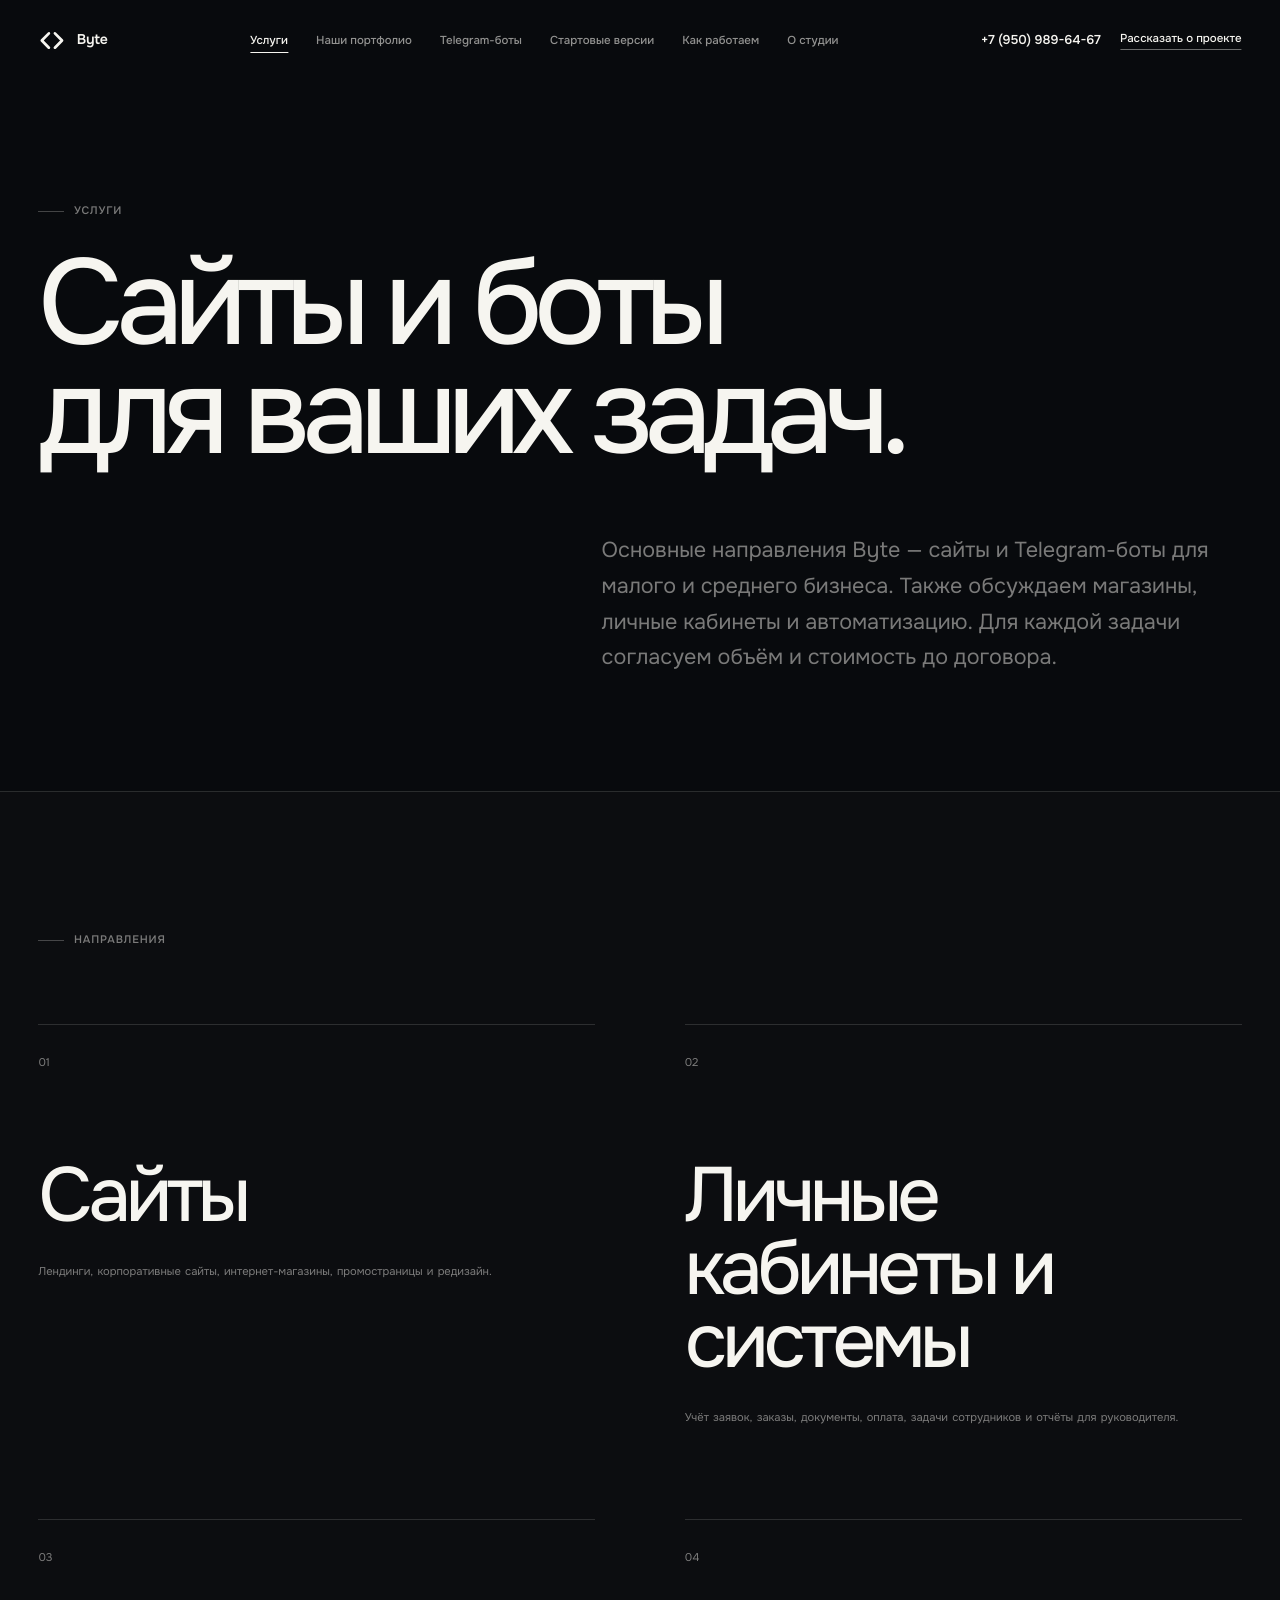
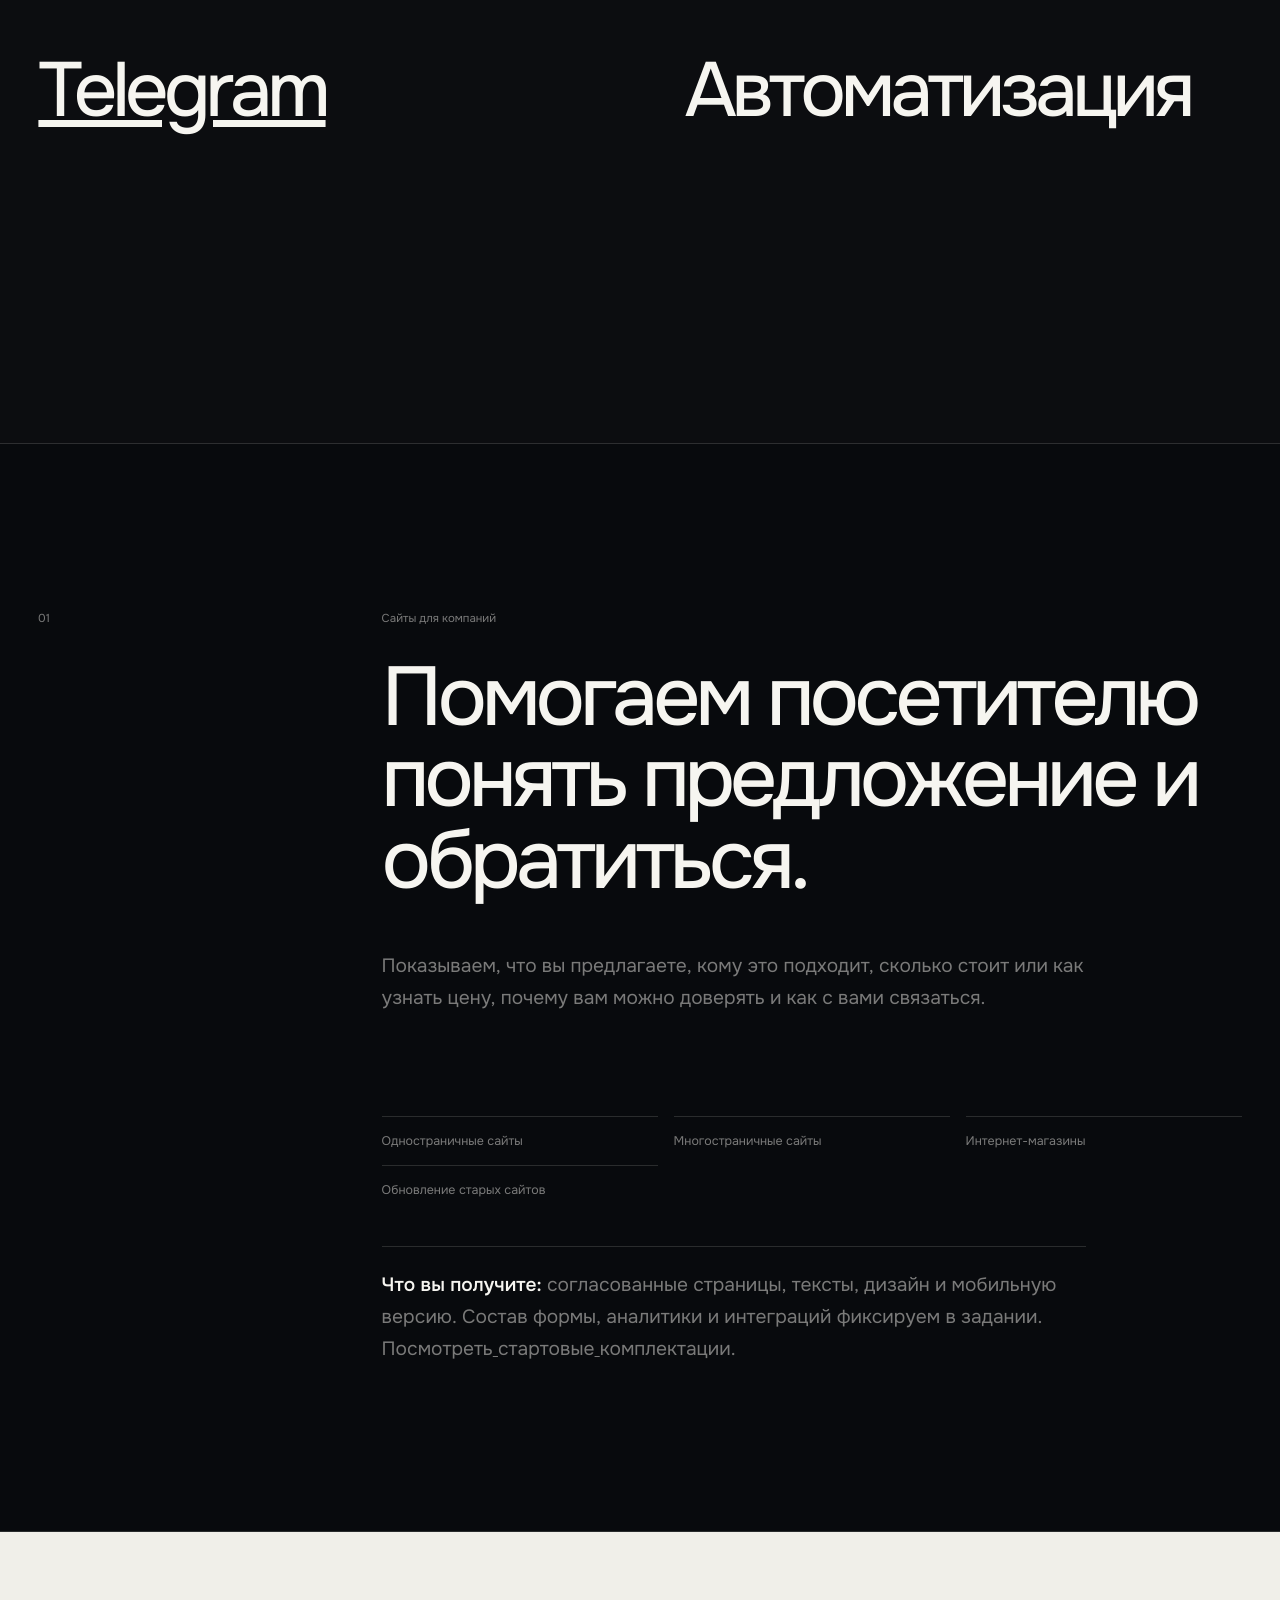
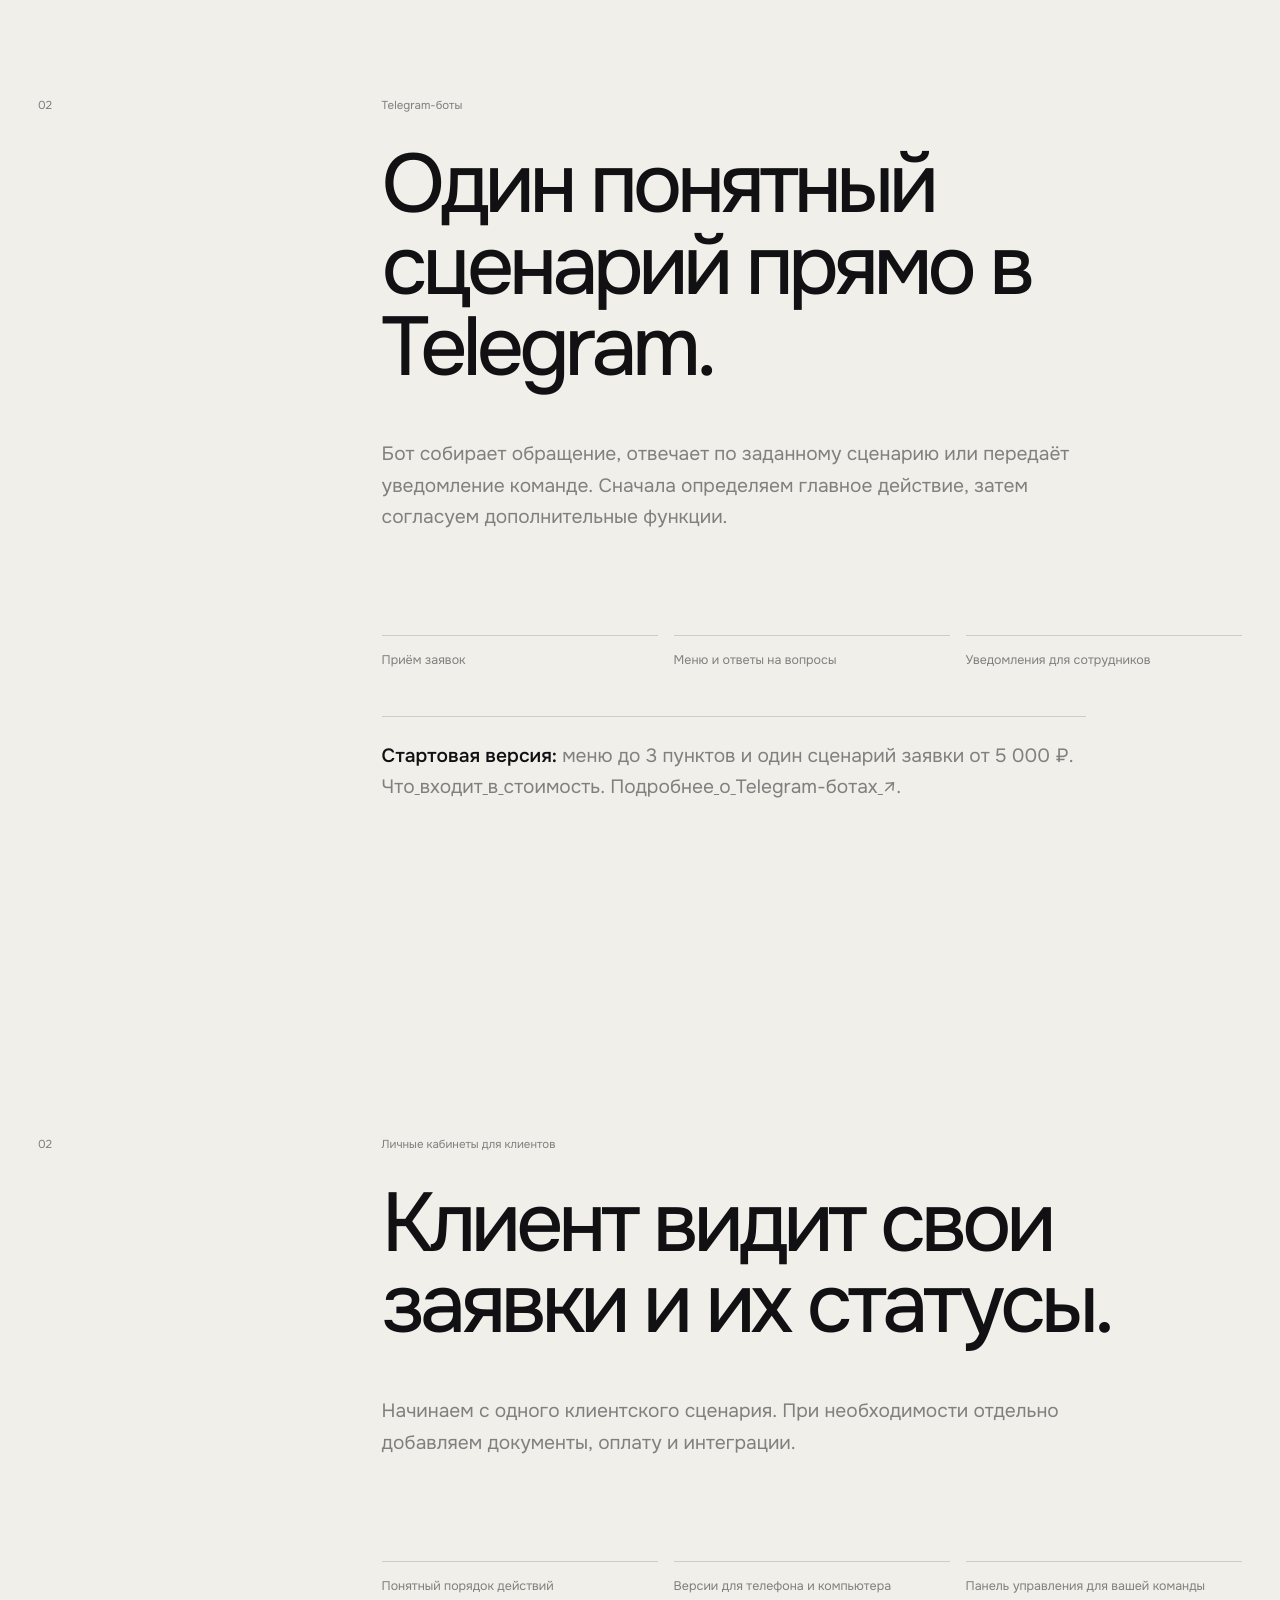
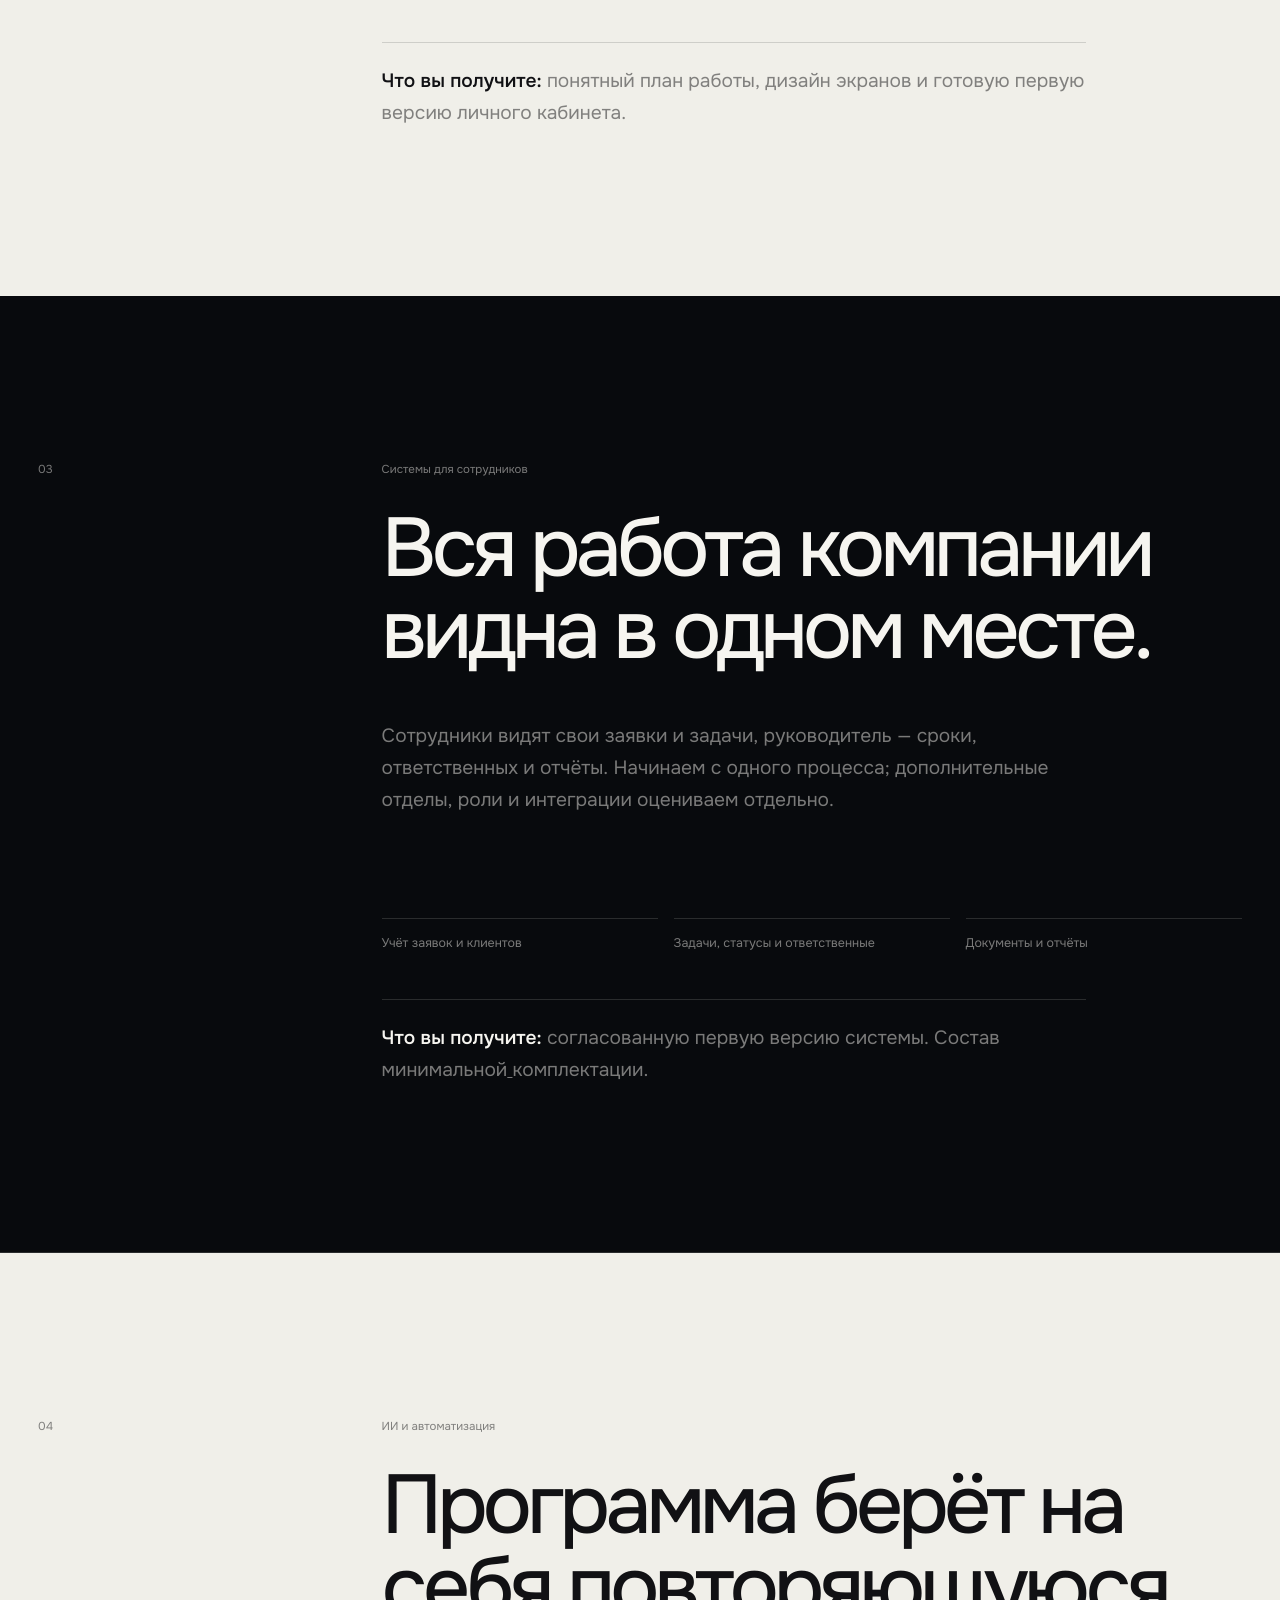
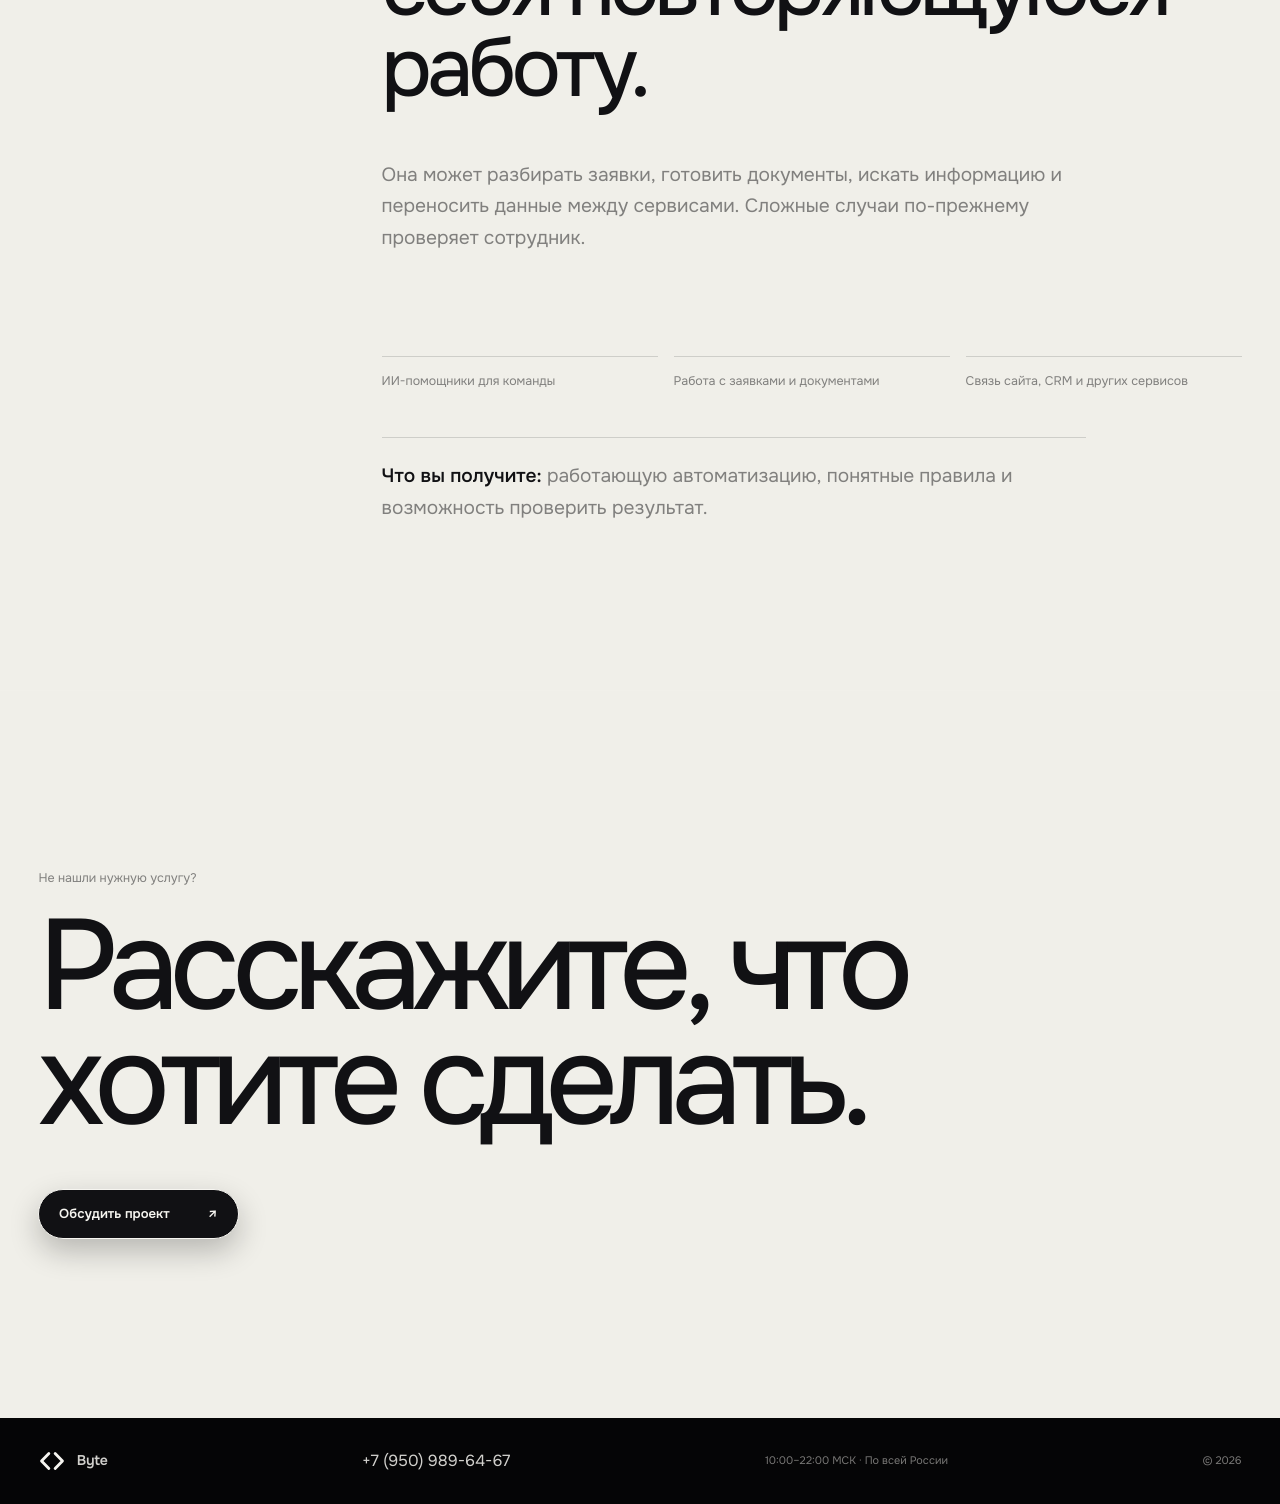
<file: services.html>
<!doctype html>
<html lang="ru">
  <head>
    <meta charset="UTF-8" /><meta name="viewport" content="width=device-width, initial-scale=1.0" />
    <meta name="description" content="Byte делает сайты, интернет-магазины, личные кабинеты, системы для сотрудников, Telegram-боты и автоматизацию." />
    <meta name="theme-color" content="#080a0d" /><title>Услуги — Byte</title>
    <link rel="preconnect" href="https://fonts.googleapis.com" /><link rel="preconnect" href="https://fonts.gstatic.com" crossorigin />
    <link href="https://fonts.googleapis.com/css2?family=Manrope:wght@400;500;600&amp;family=Onest:wght@400;450;500;550;600;650&amp;display=swap" rel="stylesheet" />
    <link rel="icon" href="./assets/byte-logo-white.svg" type="image/svg+xml" /><link rel="stylesheet" href="./style.css?v=byte-flight-20260914-6" />
  </head>
  <body class="inner-page">
    <header class="site-header inner-header">
      <a class="brand" href="./index.html"><img class="brand-logo" src="./assets/byte-logo-white.svg" width="160" height="128" alt="" /><span>Byte</span></a>
      <nav class="site-nav" aria-label="Основная навигация"><a class="is-current" href="./services.html">Услуги</a><a href="./portfolio.html">Наши портфолио</a><a href="./telegram-bots.html">Telegram-боты</a><a href="./projects.html">Стартовые версии</a><a href="./process.html">Как работаем</a><a href="./about.html">О студии</a></nav>
      <div class="header-contacts"><a class="header-phone" href="tel:+79509896467">+7 (950) 989-64-67</a><a class="header-action" href="./index.html#contact">Рассказать о проекте</a></div>
      <details class="mobile-menu"><summary>Меню</summary><nav><a href="./services.html">Услуги</a><a href="./portfolio.html">Наши портфолио</a><a href="./telegram-bots.html">Telegram-боты</a><a href="./projects.html">Стартовые версии</a><a href="./process.html">Как работаем</a><a href="./about.html">О студии</a><a href="./index.html#contact">Рассказать о проекте</a></nav></details>
    </header>
    <main>
      <section class="page-hero"><div class="section-shell"><p class="section-index">Услуги</p><h1>Сайты и боты<br />для ваших задач.</h1><p>Основные направления Byte — сайты и Telegram-боты для малого и среднего бизнеса. Также обсуждаем магазины, личные кабинеты и автоматизацию. Для каждой задачи согласуем объём и стоимость до договора.</p></div></section>
      <section class="service-catalog"><div class="section-shell">
        <p class="section-index">Направления</p>
        <div class="service-catalog-grid">
          <article><span>01</span><h2>Сайты</h2><p>Лендинги, корпоративные сайты, интернет-магазины, промостраницы и редизайн.</p></article>
          <article><span>02</span><h2>Личные кабинеты и системы</h2><p>Учёт заявок, заказы, документы, оплата, задачи сотрудников и отчёты для руководителя.</p></article>
          <article><span>03</span><h2><a href="./telegram-bots.html">Telegram</a></h2><p>Боты для заявок и поддержки, каталоги, личные кабинеты и автоматические уведомления.</p></article>
          <article><span>04</span><h2>Автоматизация</h2><p>ИИ-помощники, связь сайта с CRM, обработка документов, заявок и данных.</p></article>
        </div>
      </div></section>
      <section class="service-detail" id="websites"><div class="section-shell detail-grid"><p class="detail-number">01</p><div><p class="detail-label">Сайты для компаний</p><h2>Помогаем посетителю понять предложение и обратиться.</h2><p>Показываем, что вы предлагаете, кому это подходит, сколько стоит или как узнать цену, почему вам можно доверять и как с вами связаться.</p><ul><li>Одностраничные сайты</li><li>Многостраничные сайты</li><li>Интернет-магазины</li><li>Обновление старых сайтов</li></ul><p class="service-outcome"><strong>Что вы получите:</strong> согласованные страницы, тексты, дизайн и мобильную версию. Состав формы, аналитики и интеграций фиксируем в задании. <a href="./projects.html#landing">Посмотреть стартовые комплектации</a>.</p></div></div></section>
      <section class="service-detail service-detail-light" id="telegram"><div class="section-shell detail-grid"><p class="detail-number">02</p><div><p class="detail-label">Telegram-боты</p><h2>Один понятный сценарий прямо в Telegram.</h2><p>Бот собирает обращение, отвечает по заданному сценарию или передаёт уведомление команде. Сначала определяем главное действие, затем согласуем дополнительные функции.</p><ul><li>Приём заявок</li><li>Меню и ответы на вопросы</li><li>Уведомления для сотрудников</li></ul><p class="service-outcome"><strong>Стартовая версия:</strong> меню до 3 пунктов и один сценарий заявки от 5 000 ₽. <a href="./projects.html#bot">Что входит в стоимость</a>. <a href="./telegram-bots.html">Подробнее о Telegram-ботах ↗</a>.</p></div></div></section>
      <section class="service-detail service-detail-light" id="products"><div class="section-shell detail-grid"><p class="detail-number">02</p><div><p class="detail-label">Личные кабинеты для клиентов</p><h2>Клиент видит свои заявки и их статусы.</h2><p>Начинаем с одного клиентского сценария. При необходимости отдельно добавляем документы, оплату и интеграции.</p><ul><li>Понятный порядок действий</li><li>Версии для телефона и компьютера</li><li>Панель управления для вашей команды</li></ul><p class="service-outcome"><strong>Что вы получите:</strong> понятный план работы, дизайн экранов и готовую первую версию личного кабинета.</p></div></div></section>
      <section class="service-detail" id="systems"><div class="section-shell detail-grid"><p class="detail-number">03</p><div><p class="detail-label">Системы для сотрудников</p><h2>Вся работа компании видна в одном месте.</h2><p>Сотрудники видят свои заявки и задачи, руководитель — сроки, ответственных и отчёты. Начинаем с одного процесса; дополнительные отделы, роли и интеграции оцениваем отдельно.</p><ul><li>Учёт заявок и клиентов</li><li>Задачи, статусы и ответственные</li><li>Документы и отчёты</li></ul><p class="service-outcome"><strong>Что вы получите:</strong> согласованную первую версию системы. <a href="./projects.html#team">Состав минимальной комплектации</a>.</p></div></div></section>
      <section class="service-detail service-detail-light" id="ai"><div class="section-shell detail-grid"><p class="detail-number">04</p><div><p class="detail-label">ИИ и автоматизация</p><h2>Программа берёт на себя повторяющуюся работу.</h2><p>Она может разбирать заявки, готовить документы, искать информацию и переносить данные между сервисами. Сложные случаи по-прежнему проверяет сотрудник.</p><ul><li>ИИ-помощники для команды</li><li>Работа с заявками и документами</li><li>Связь сайта, CRM и других сервисов</li></ul><p class="service-outcome"><strong>Что вы получите:</strong> работающую автоматизацию, понятные правила и возможность проверить результат.</p></div></div></section>
      <section class="page-cta"><div class="section-shell"><p>Не нашли нужную услугу?</p><h2>Расскажите, что хотите сделать.</h2><a class="primary-button" href="./index.html#contact"><span>Обсудить проект</span><span>↗</span></a></div></section>
    </main>
    <footer class="inner-footer"><div class="section-shell"><a class="brand" href="./index.html"><img class="brand-logo" src="./assets/byte-logo-white.svg" width="160" height="128" alt="" /><span>Byte</span></a><a href="tel:+79509896467">+7 (950) 989-64-67</a><p>10:00–22:00 МСК · По всей России</p><p>© 2026</p></div></footer>
    <script src="./site.js?v=bots-20261002-1" defer></script>
  </body>
</html>
</file>
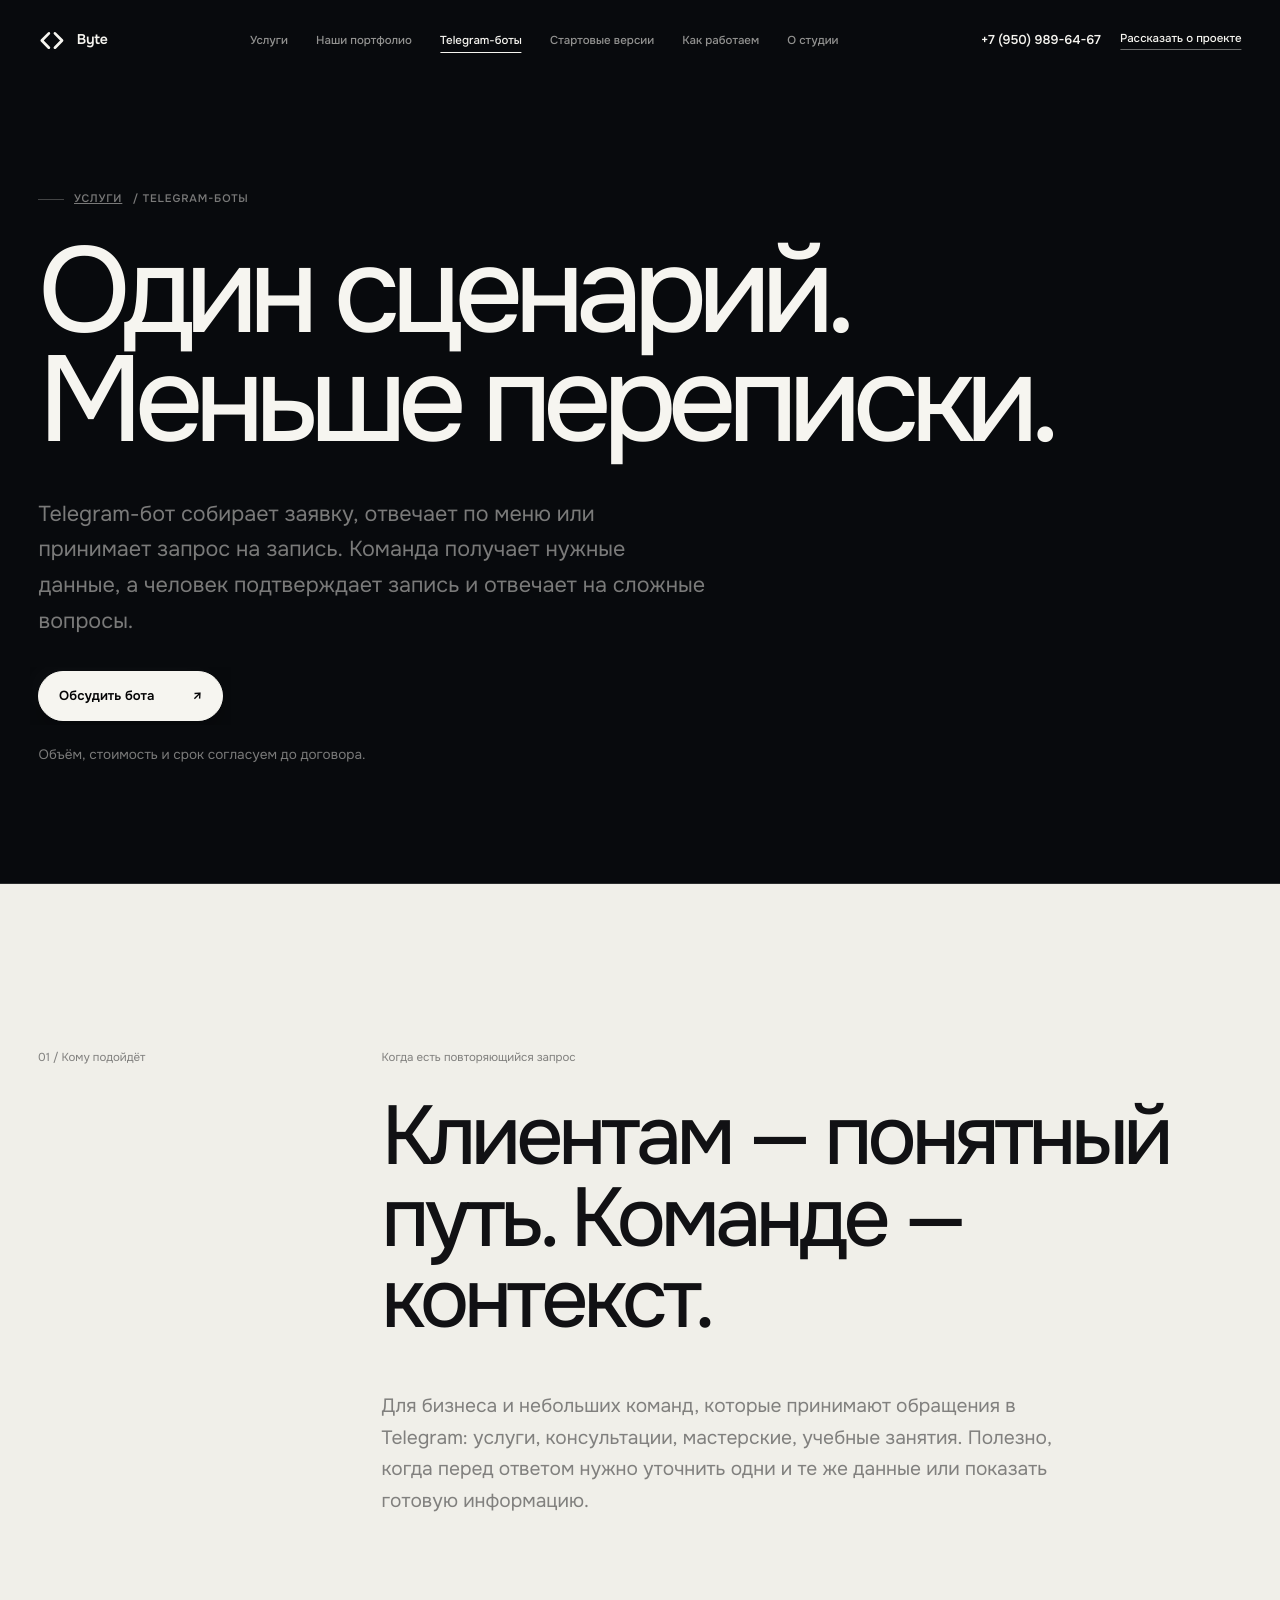
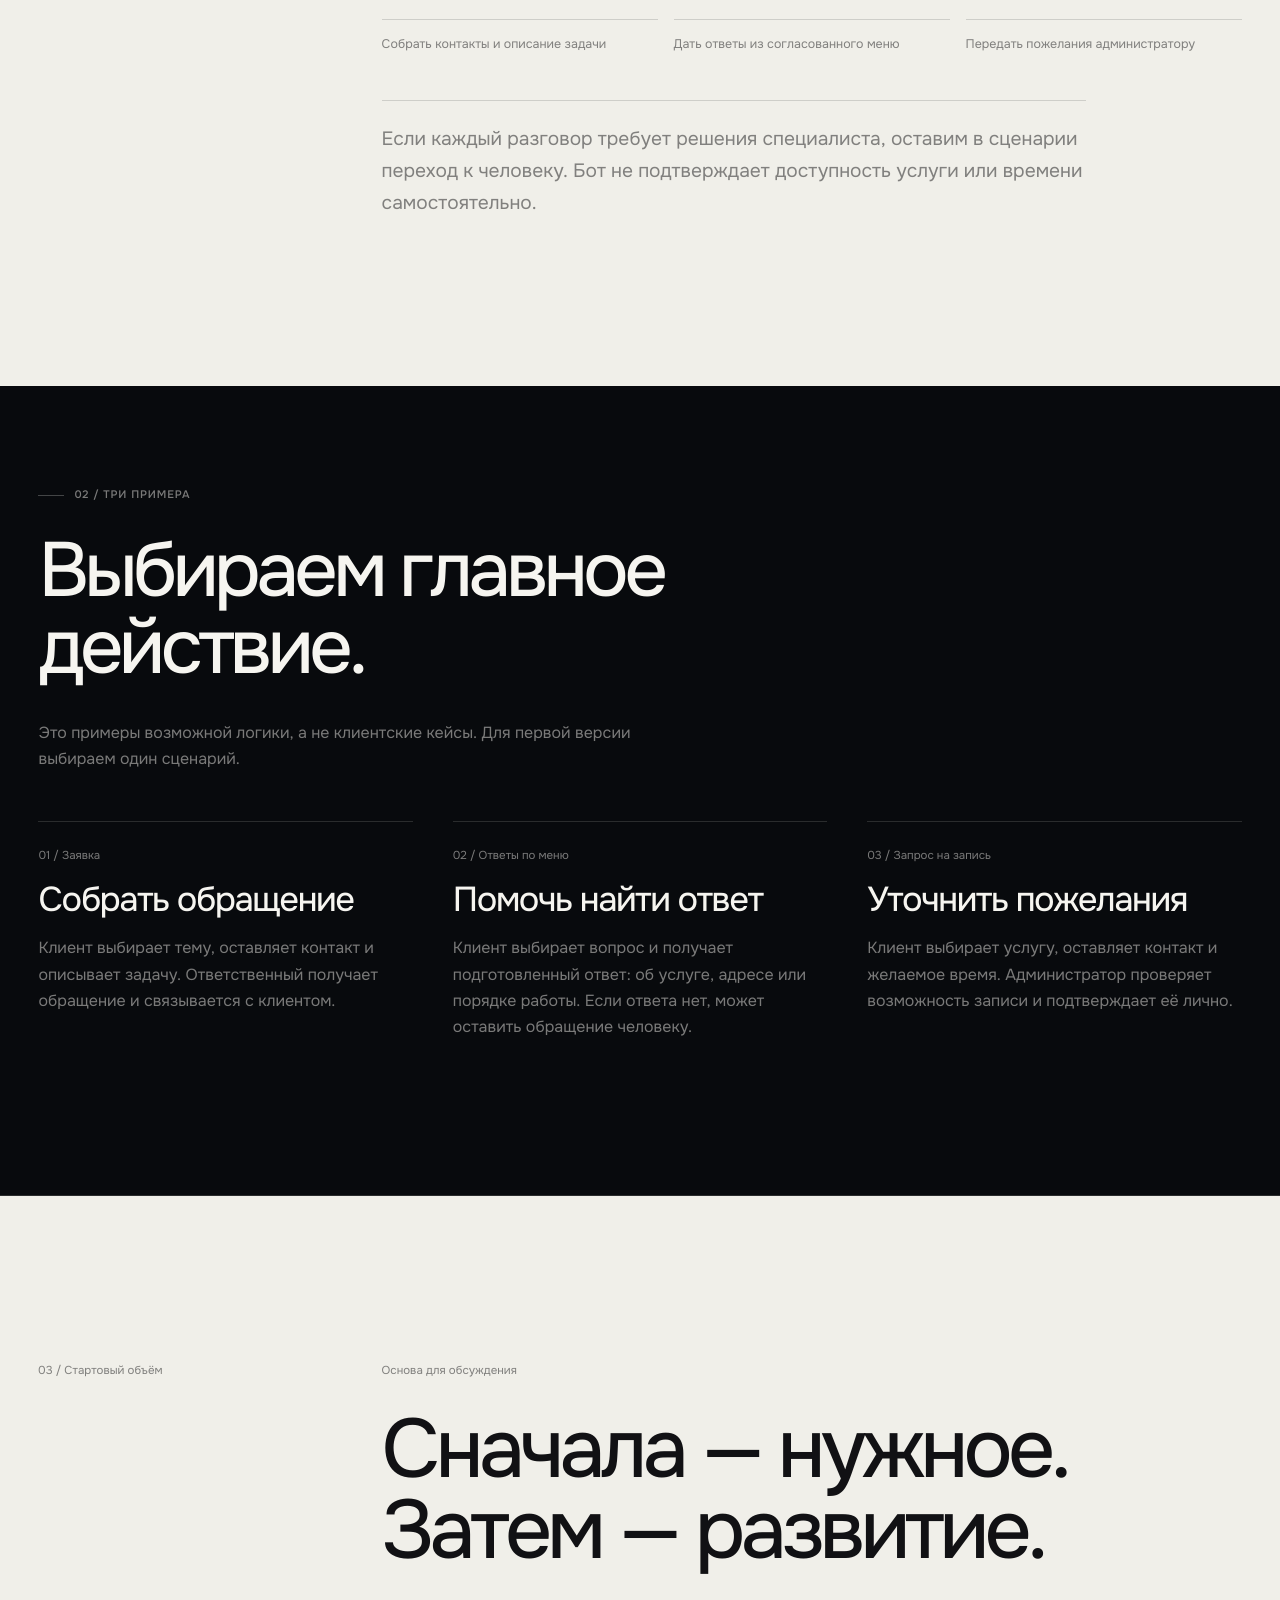
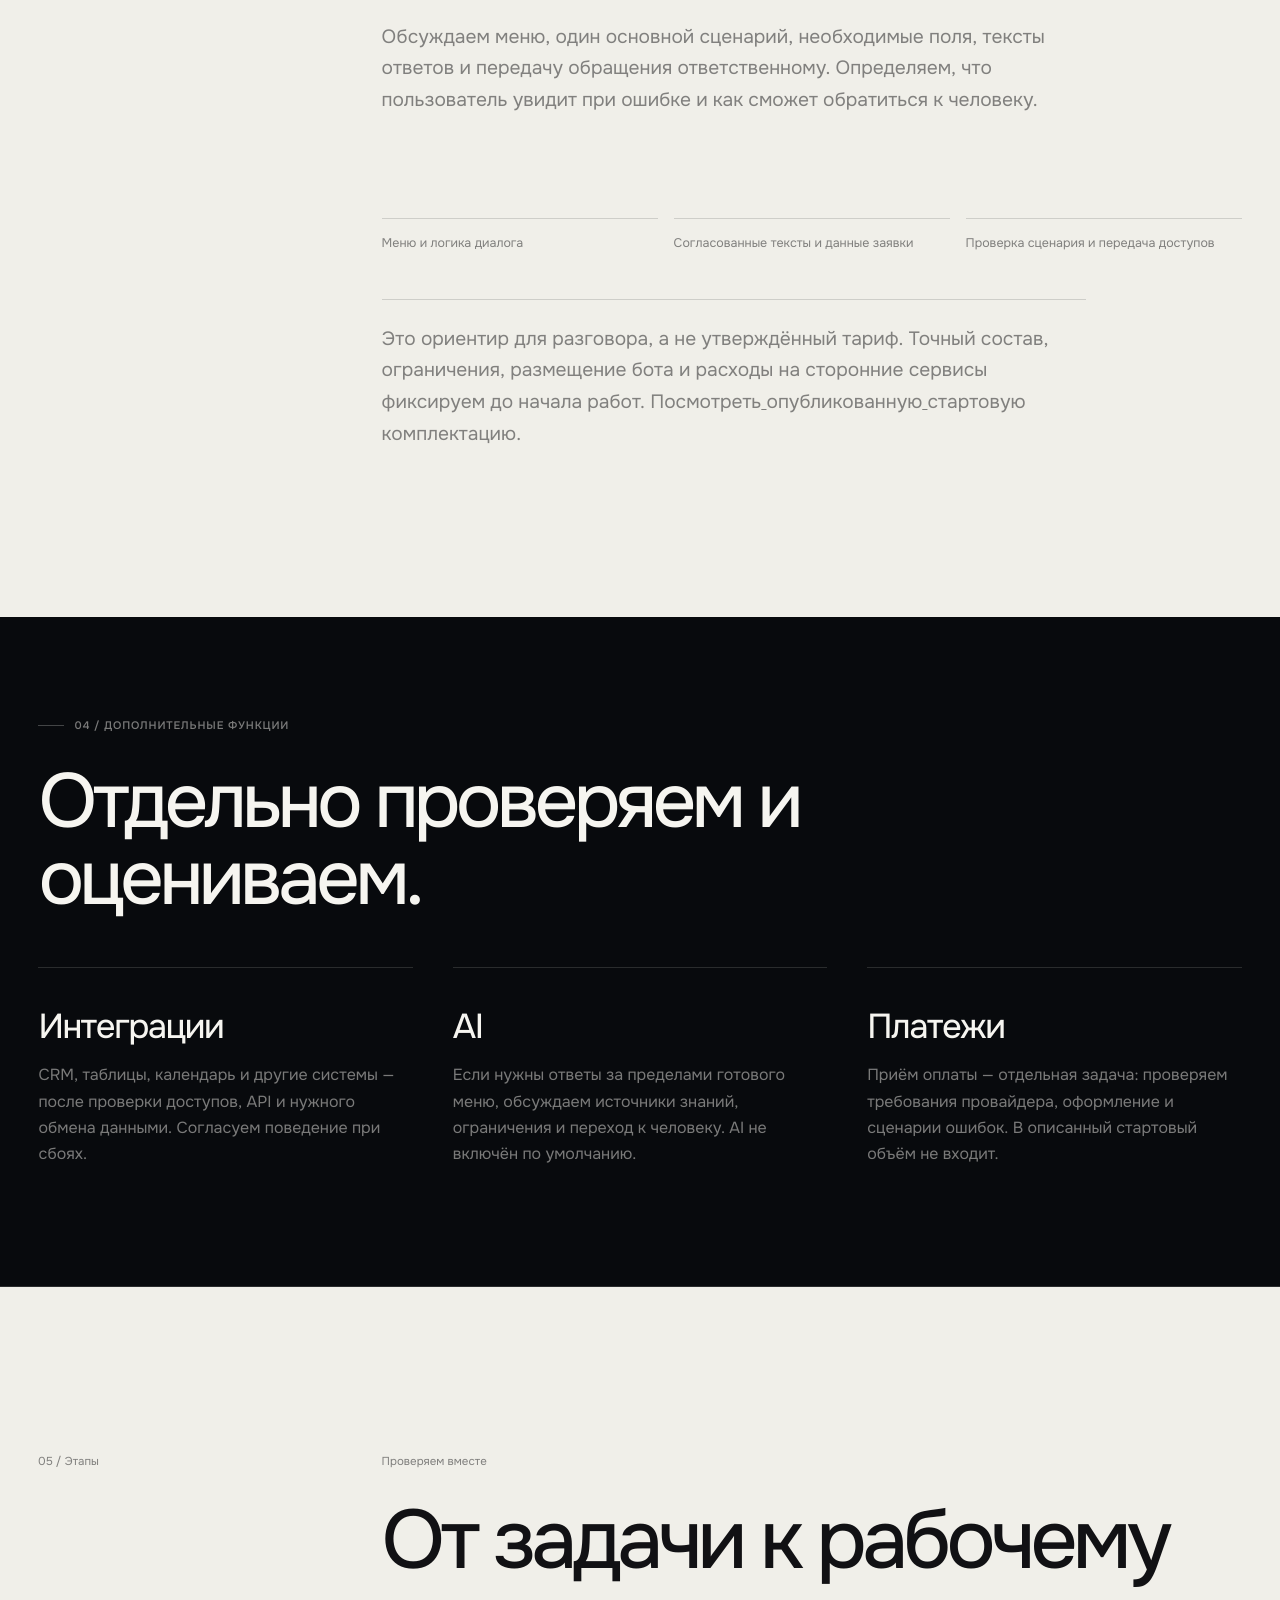
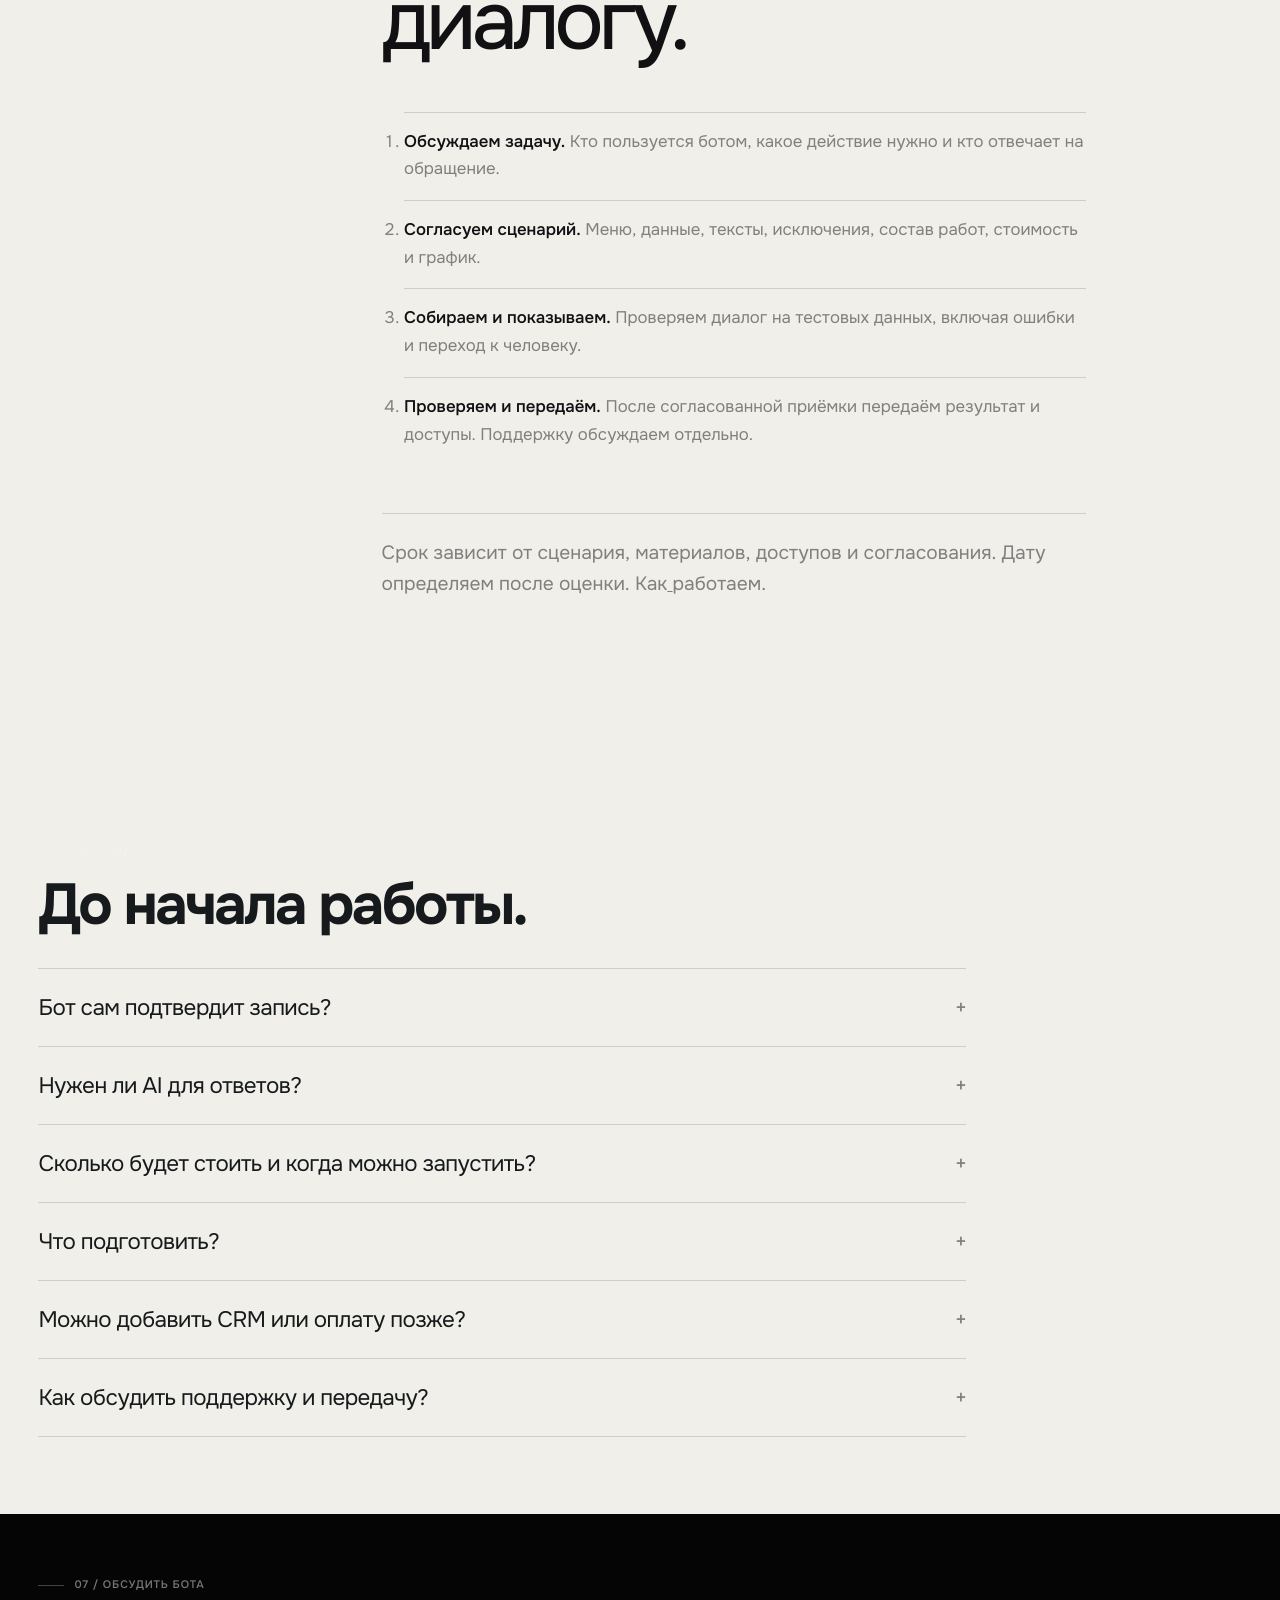
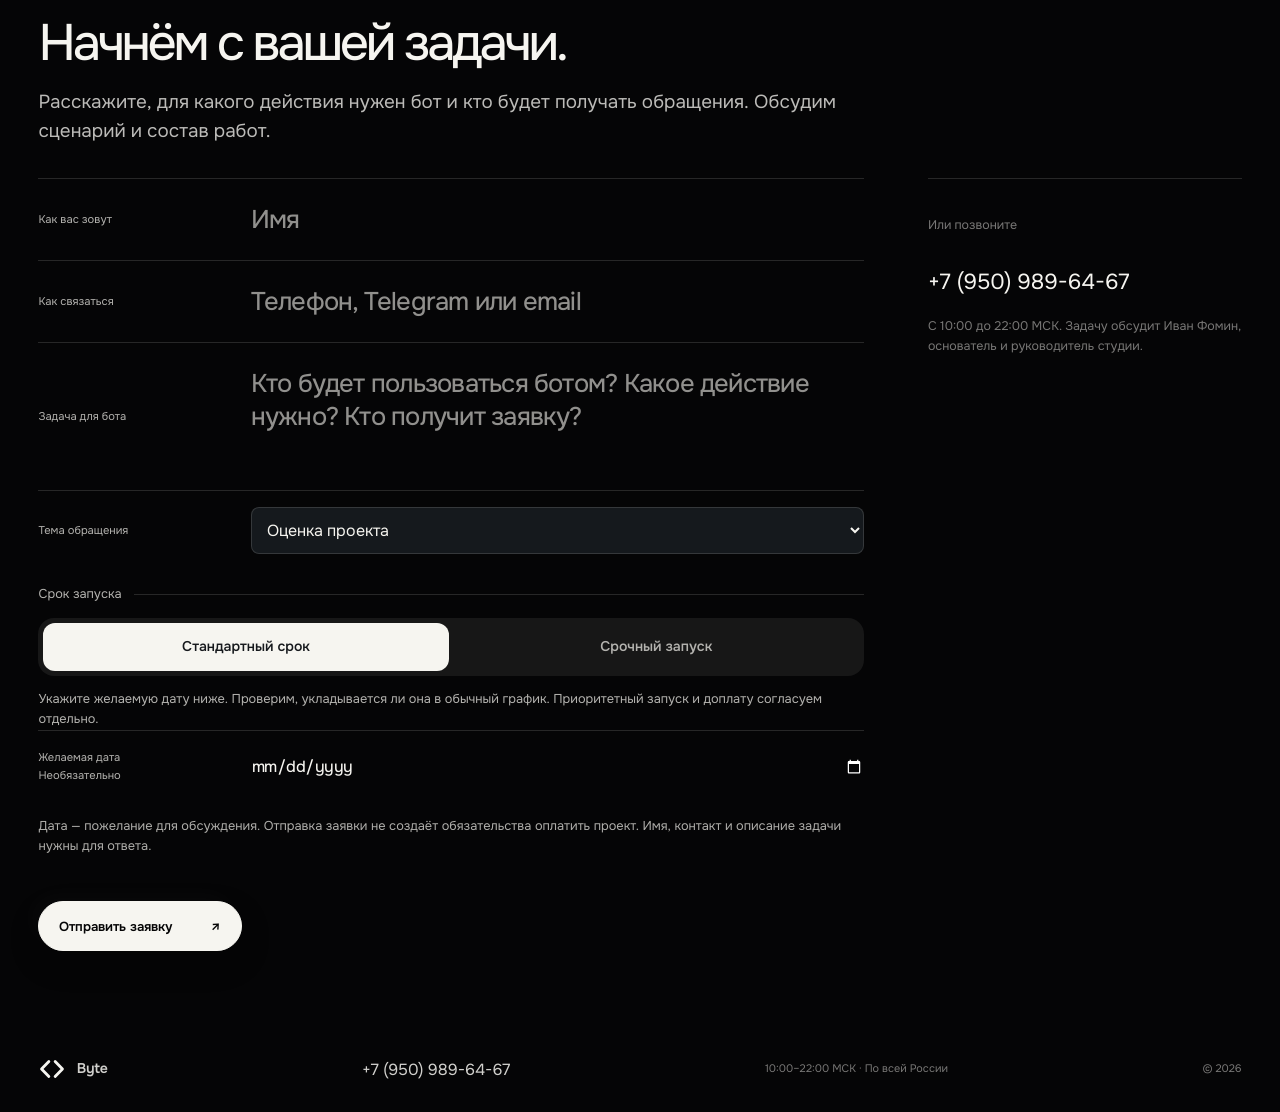
<file: telegram-bots.html>
<!doctype html>
<html lang="ru">
  <head>
    <meta charset="UTF-8" /><meta name="viewport" content="width=device-width, initial-scale=1.0" />
    <meta name="description" content="Разработка Telegram-ботов на заказ: заявки, ответы по меню или запрос на запись с подтверждением человеком. Согласуем сценарий, объём и стоимость." />
    <meta name="keywords" content="разработка Telegram-ботов на заказ, Telegram-боты для бизнеса, бот для заявок, бот для записи" />
    <meta name="theme-color" content="#080a0d" /><title>Telegram-боты для заявок и записи — Byte</title>
    <link rel="preconnect" href="https://fonts.googleapis.com" /><link rel="preconnect" href="https://fonts.gstatic.com" crossorigin />
    <link href="https://fonts.googleapis.com/css2?family=Manrope:wght@400;500;600&amp;family=Onest:wght@400;450;500;550;600;650&amp;display=swap" rel="stylesheet" />
    <link rel="icon" href="./assets/byte-logo-white.svg" type="image/svg+xml" /><link rel="stylesheet" href="./style.css?v=byte-flight-20260914-6" />
  <link rel="canonical" href="https://bite-studio.ru/telegram-bots.html" />
    <link rel="stylesheet" href="./telegram-bots.css?v=bots-20261002-1" />
  </head>
  <body class="inner-page">
    <header class="site-header inner-header">
      <a class="brand" href="./index.html"><img class="brand-logo" src="./assets/byte-logo-white.svg" width="160" height="128" alt="" /><span>Byte</span></a>
      <nav class="site-nav" aria-label="Основная навигация"><a href="./services.html">Услуги</a><a href="./portfolio.html">Наши портфолио</a><a class="is-current" aria-current="page" href="./telegram-bots.html">Telegram-боты</a><a href="./projects.html">Стартовые версии</a><a href="./process.html">Как работаем</a><a href="./about.html">О студии</a></nav>
      <div class="header-contacts"><a class="header-phone" href="tel:+79509896467">+7 (950) 989-64-67</a><a class="header-action" href="#contact">Рассказать о проекте</a></div>
      <details class="mobile-menu"><summary>Меню</summary><nav><a href="./services.html">Услуги</a><a href="./portfolio.html">Наши портфолио</a><a class="is-current" aria-current="page" href="./telegram-bots.html">Telegram-боты</a><a href="./projects.html">Стартовые версии</a><a href="./process.html">Как работаем</a><a href="./about.html">О студии</a><a href="#contact">Рассказать о проекте</a></nav></details>
    </header>
    <main>
      <section class="page-hero bot-hero"><div class="section-shell"><p class="section-index"><a href="./services.html">Услуги</a> / Telegram-боты</p><h1>Один сценарий.<br />Меньше переписки.</h1><p class="bot-intro">Telegram-бот собирает заявку, отвечает по меню или принимает запрос на запись. Команда получает нужные данные, а человек подтверждает запись и отвечает на сложные вопросы.</p><a class="primary-button" href="#contact"><span>Обсудить бота</span><span aria-hidden="true">↗</span></a><p class="bot-note">Объём, стоимость и срок согласуем до договора.</p></div></section>
      <section class="service-detail service-detail-light"><div class="section-shell detail-grid"><p class="detail-number">01 / Кому подойдёт</p><div><p class="detail-label">Когда есть повторяющийся запрос</p><h2>Клиентам — понятный путь. Команде — контекст.</h2><p>Для бизнеса и небольших команд, которые принимают обращения в Telegram: услуги, консультации, мастерские, учебные занятия. Полезно, когда перед ответом нужно уточнить одни и те же данные или показать готовую информацию.</p><ul><li>Собрать контакты и описание задачи</li><li>Дать ответы из согласованного меню</li><li>Передать пожелания администратору</li></ul><p class="service-outcome">Если каждый разговор требует решения специалиста, оставим в сценарии переход к человеку. Бот не подтверждает доступность услуги или времени самостоятельно.</p></div></div></section>
      <section class="bot-section"><div class="section-shell"><p class="section-index">02 / Три примера</p><h2>Выбираем главное действие.</h2><p class="bot-section-lead">Это примеры возможной логики, а не клиентские кейсы. Для первой версии выбираем один сценарий.</p><div class="bot-cards">
        <article><p class="detail-label">01 / Заявка</p><h3>Собрать обращение</h3><p>Клиент выбирает тему, оставляет контакт и описывает задачу. Ответственный получает обращение и связывается с клиентом.</p><p class="bot-route">Тема → контакт → задача → передача команде</p></article>
        <article><p class="detail-label">02 / Ответы по меню</p><h3>Помочь найти ответ</h3><p>Клиент выбирает вопрос и получает подготовленный ответ: об услуге, адресе или порядке работы. Если ответа нет, может оставить обращение человеку.</p><p class="bot-route">Вопрос → готовый ответ → обращение человеку</p></article>
        <article><p class="detail-label">03 / Запрос на запись</p><h3>Уточнить пожелания</h3><p>Клиент выбирает услугу, оставляет контакт и желаемое время. Администратор проверяет возможность записи и подтверждает её лично.</p><p class="bot-route">Услуга → контакт и время → проверка администратором</p></article>
      </div></div></section>
      <section class="service-detail service-detail-light"><div class="section-shell detail-grid"><p class="detail-number">03 / Стартовый объём</p><div><p class="detail-label">Основа для обсуждения</p><h2>Сначала — нужное. Затем — развитие.</h2><p>Обсуждаем меню, один основной сценарий, необходимые поля, тексты ответов и передачу обращения ответственному. Определяем, что пользователь увидит при ошибке и как сможет обратиться к человеку.</p><ul><li>Меню и логика диалога</li><li>Согласованные тексты и данные заявки</li><li>Проверка сценария и передача доступов</li></ul><p class="service-outcome">Это ориентир для разговора, а не утверждённый тариф. Точный состав, ограничения, размещение бота и расходы на сторонние сервисы фиксируем до начала работ. <a href="./projects.html#bot">Посмотреть опубликованную стартовую комплектацию</a>.</p></div></div></section>
      <section class="bot-section"><div class="section-shell"><p class="section-index">04 / Дополнительные функции</p><h2>Отдельно проверяем и оцениваем.</h2><div class="bot-cards">
        <article><h3>Интеграции</h3><p>CRM, таблицы, календарь и другие системы — после проверки доступов, API и нужного обмена данными. Согласуем поведение при сбоях.</p></article>
        <article><h3>AI</h3><p>Если нужны ответы за пределами готового меню, обсуждаем источники знаний, ограничения и переход к человеку. AI не включён по умолчанию.</p></article>
        <article><h3>Платежи</h3><p>Приём оплаты — отдельная задача: проверяем требования провайдера, оформление и сценарии ошибок. В описанный стартовый объём не входит.</p></article>
      </div></div></section>
      <section class="service-detail service-detail-light"><div class="section-shell detail-grid"><p class="detail-number">05 / Этапы</p><div><p class="detail-label">Проверяем вместе</p><h2>От задачи к рабочему диалогу.</h2><ol class="bot-steps"><li><strong>Обсуждаем задачу.</strong> Кто пользуется ботом, какое действие нужно и кто отвечает на обращение.</li><li><strong>Согласуем сценарий.</strong> Меню, данные, тексты, исключения, состав работ, стоимость и график.</li><li><strong>Собираем и показываем.</strong> Проверяем диалог на тестовых данных, включая ошибки и переход к человеку.</li><li><strong>Проверяем и передаём.</strong> После согласованной приёмки передаём результат и доступы. Поддержку обсуждаем отдельно.</li></ol><p class="service-outcome">Срок зависит от сценария, материалов, доступов и согласования. Дату определяем после оценки. <a href="./process.html">Как работаем</a>.</p></div></div></section>
      <section class="purchase-questions"><div class="section-shell"><p class="section-index">06 / FAQ</p><h2>До начала работы.</h2><div class="faq-list">
        <details><summary>Бот сам подтвердит запись?</summary><p>В этом сценарии бот принимает запрос. Администратор проверяет свободное время и подтверждает запись человеку. Автоматическую запись через календарь оцениваем отдельно.</p></details>
        <details><summary>Нужен ли AI для ответов?</summary><p>Для подготовленных ответов по меню AI не нужен. Если задача требует свободного диалога, сначала обсудим источники информации, ограничения и контроль человеком.</p></details>
        <details><summary>Сколько будет стоить и когда можно запустить?</summary><p>После обсуждения подтвердим объём, стоимость и срок. Опубликованная <a href="./projects.html#bot">стартовая комплектация</a> имеет свои ограничения; ваш сценарий оцениваем по согласованному заданию.</p></details>
        <details><summary>Что подготовить?</summary><p>Описание услуги, частые вопросы и ответы, нужные поля заявки и контакт ответственного. Доступы к боту и системам обсуждаем после определения состава работ; секреты через форму отправлять не нужно.</p></details>
        <details><summary>Можно добавить CRM или оплату позже?</summary><p>Да, возможность доработки проверим по конкретной системе. Интеграции, AI, платежи и дополнительные сценарии согласуем отдельно до начала этих работ.</p></details>
        <details><summary>Как обсудить поддержку и передачу?</summary><p>Зафиксируем в договоре результат, порядок проверки и передачи файлов и доступов. Обслуживание бота, изменения и расходы сторонних сервисов обсудим отдельно.</p></details>
      </div></div></section>
      <section class="contact-section" id="contact" aria-labelledby="contact-title"><div class="section-shell"><div class="contact-heading"><p class="section-index">07 / Обсудить бота</p><h2 id="contact-title">Начнём с вашей задачи.</h2><p class="contact-intro">Расскажите, для какого действия нужен бот и кто будет получать обращения. Обсудим сценарий и состав работ.</p></div><div class="contact-grid">
            <form class="contact-form" data-contact-form data-lead-topic="Telegram-бот">
              <label><span>Как вас зовут</span><input type="text" name="name" autocomplete="name" placeholder="Имя" maxlength="100" required /></label>
              <label><span>Как связаться</span><input type="text" name="contact" placeholder="Телефон, Telegram или email" maxlength="200" required /></label>
              <label><span>Задача для бота</span><textarea name="message" rows="3" maxlength="2400" placeholder="Кто будет пользоваться ботом? Какое действие нужно? Кто получит заявку?" required></textarea></label>
              <label><span>Тема обращения</span><select name="request_type"><option value="project">Оценка проекта</option><option value="concept">Бесплатный первый экран</option><option value="support">Доработка или поддержка</option><option value="partner">Партнёрство</option></select></label>
              <fieldset class="deadline-field" aria-describedby="deadline-note">
                <legend>Срок запуска</legend>
                <div class="deadline-options">
                  <label><input type="radio" name="urgency" value="standard" checked /><span>Стандартный срок</span></label>
                  <label><input type="radio" name="urgency" value="urgent" /><span>Срочный запуск</span></label>
                </div>
                <p id="deadline-note">Укажите желаемую дату ниже. Проверим, укладывается ли она в обычный график. Приоритетный запуск и доплату согласуем отдельно.</p>
              </fieldset>
              <label><span>Желаемая дата <small>Необязательно</small></span><input type="date" name="launch_date" aria-label="Желаемая дата запуска, необязательно" /></label>
              <p class="form-explanation">Дата — пожелание для обсуждения. Отправка заявки не создаёт обязательства оплатить проект. Имя, контакт и описание задачи нужны для ответа.</p>
              <input type="text" name="website" tabindex="-1" autocomplete="off" aria-hidden="true" hidden />
              <button class="submit-button" type="submit"><span>Отправить заявку</span><span aria-hidden="true">↗</span></button>
              <p class="form-status" data-form-status aria-live="polite"></p>
            </form>
        <div class="direct-contact"><p>Или позвоните</p><a href="tel:+79509896467">+7 (950) 989-64-67</a><span>С 10:00 до 22:00 МСК. Задачу обсудит Иван Фомин, основатель и руководитель студии.</span></div></div><noscript><p>Для отправки формы включите JavaScript или позвоните по номеру выше.</p></noscript></div></section>
    </main>
    <footer class="inner-footer"><div class="section-shell"><a class="brand" href="./index.html"><img class="brand-logo" src="./assets/byte-logo-white.svg" width="160" height="128" alt="" /><span>Byte</span></a><a href="tel:+79509896467">+7 (950) 989-64-67</a><p>10:00–22:00 МСК · По всей России</p><p>© 2026</p></div></footer>
    <script src="./site.js?v=bots-20261002-1" defer></script>
  </body>
</html>
</file>
<file: style.css>
:root {
  color-scheme: dark;
  --black: #050506;
  --black-soft: #0b0b0d;
  --ink: #111114;
  --paper: #f0efe9;
  --white: #f6f5f0;
  --muted-light: rgba(246, 245, 240, 0.48);
  --muted-dark: rgba(17, 17, 20, 0.5);
  --line-light: rgba(246, 245, 240, 0.14);
  --line-dark: rgba(17, 17, 20, 0.15);
  --blue: #84d5ff;
  --shell: min(100% - clamp(2rem, 6vw, 6rem), 1360px);
}

/* Restrained visual polish */

.page-progress {
  position: fixed;
  top: 0;
  left: 0;
  z-index: 100;
  width: 100%;
  height: 2px;
  background: linear-gradient(90deg, rgba(132, 213, 255, 0.72), rgba(246, 245, 240, 0.94));
  box-shadow: 0 0 14px rgba(132, 213, 255, 0.32);
  pointer-events: none;
  transform: scaleX(var(--page-progress, 0));
  transform-origin: left center;
  will-change: transform;
}

.site-nav a {
  position: relative;
  padding-block: 0.3rem;
}

.site-nav a::after {
  position: absolute;
  right: 0;
  bottom: 0;
  left: 0;
  height: 1px;
  background: currentColor;
  content: "";
  transform: scaleX(0);
  transform-origin: right center;
  transition: transform 360ms cubic-bezier(0.22, 1, 0.36, 1);
}

.site-nav a:hover::after,
.site-nav .is-current::after {
  transform: scaleX(1);
  transform-origin: left center;
}

.brand-logo {
  transition: transform 420ms cubic-bezier(0.22, 1, 0.36, 1);
}

.brand:hover .brand-logo {
  transform: rotate(-7deg) scale(1.06);
}

.section-index {
  display: flex;
  align-items: center;
  gap: 0.65rem;
}

.section-index::before {
  width: 1.6rem;
  height: 1px;
  flex: 0 0 auto;
  background: currentColor;
  content: "";
  opacity: 0.52;
}

.primary-button,
.submit-button {
  box-shadow:
    0 12px 30px rgba(0, 0, 0, 0.24),
    -8px -8px 22px rgba(255, 255, 255, 0.025);
}

.primary-button span:last-child,
.submit-button span:last-child {
  transition: transform 360ms cubic-bezier(0.22, 1, 0.36, 1);
}

.primary-button:hover span:last-child,
.submit-button:hover span:last-child {
  transform: translate3d(0.2rem, -0.2rem, 0);
}

.system-video-player,
.comparison-viewport {
  border-radius: 0.65rem;
  box-shadow:
    18px 20px 42px rgba(0, 0, 0, 0.27),
    -12px -12px 32px rgba(255, 255, 255, 0.018);
}

.system-video-player::after,
.comparison-viewport::after {
  position: absolute;
  inset: 0;
  z-index: 5;
  border-radius: inherit;
  box-shadow:
    inset 1px 1px 0 rgba(255, 255, 255, 0.1),
    inset -1px -1px 0 rgba(0, 0, 0, 0.42);
  content: "";
  pointer-events: none;
}

.system-video-player {
  overflow: hidden;
}

.home-service-list a::before {
  position: absolute;
  inset: 0;
  background: linear-gradient(90deg, rgba(132, 213, 255, 0.055), rgba(132, 213, 255, 0) 70%);
  content: "";
  opacity: 0;
  transition: opacity 360ms ease;
}

.home-service-list a > * {
  position: relative;
  z-index: 1;
}

.home-service-list h3,
.task-grid h3 {
  transition:
    color 320ms ease,
    transform 420ms cubic-bezier(0.22, 1, 0.36, 1);
}

.capability-grid article,
.task-grid article,
.home-process-list li,
.trust-grid article {
  transition:
    border-color 320ms ease,
    background-color 320ms ease,
    transform 420ms cubic-bezier(0.22, 1, 0.36, 1);
}

.capability-grid article::after {
  position: absolute;
  top: -1px;
  right: 0;
  left: 0;
  height: 1px;
  background: linear-gradient(90deg, var(--blue), transparent 82%);
  content: "";
  opacity: 0;
  transform: scaleX(0.45);
  transform-origin: left center;
  transition:
    opacity 320ms ease,
    transform 520ms cubic-bezier(0.22, 1, 0.36, 1);
}

.contact-form label {
  transition:
    border-color 260ms ease,
    background-color 260ms ease;
}

.contact-form label:focus-within {
  background: linear-gradient(90deg, rgba(132, 213, 255, 0.045), transparent 72%);
}

:where(a, button, input, textarea, summary):focus-visible {
  outline: 2px solid rgba(132, 213, 255, 0.86);
  outline-offset: 4px;
}

@media (hover: hover) and (pointer: fine) {
  .home-service-list a:hover::before {
    opacity: 1;
  }

  .home-service-list a:hover h3 {
    color: #c5ebff;
    transform: translateX(0.4rem);
  }

  .capability-grid article.is-visible:hover {
    border-color: rgba(132, 213, 255, 0.42);
    background: linear-gradient(135deg, rgba(132, 213, 255, 0.035), transparent 58%);
    transform: translate3d(0, -0.35rem, 0);
  }

  .capability-grid article:hover::after {
    opacity: 0.82;
    transform: scaleX(1);
  }

  .task-grid article:hover,
  .home-process-list li:hover,
  .trust-grid article:hover {
    border-color: rgba(132, 213, 255, 0.48);
  }

  .task-grid article:hover h3 {
    transform: translateX(0.35rem);
  }

  .task-grid article:hover span,
  .home-process-list li:hover span {
    color: rgba(77, 143, 176, 0.92);
  }
}

@media (prefers-reduced-motion: reduce) {
  .page-progress,
  .site-nav a::after,
  .brand-logo,
  .primary-button span:last-child,
  .submit-button span:last-child,
  .home-service-list a::before,
  .home-service-list h3,
  .task-grid h3,
  .capability-grid article,
  .task-grid article,
  .home-process-list li,
  .trust-grid article,
  .capability-grid article::after {
    transition: none !important;
  }
}

* {
  box-sizing: border-box;
}

html {
  scroll-behavior: smooth;
  background: var(--black);
}

html,
body {
  min-height: 100%;
  margin: 0;
}

body {
  overflow-x: hidden;
  background: var(--black);
  color: var(--white);
  font-family: "Onest", system-ui, -apple-system, BlinkMacSystemFont, "Segoe UI", sans-serif;
  font-feature-settings: "kern" 1, "liga" 1, "calt" 1;
  text-rendering: geometricPrecision;
}

a {
  color: inherit;
}

button,
input,
textarea {
  font: inherit;
}

button,
a {
  -webkit-tap-highlight-color: transparent;
}

::selection {
  background: var(--blue);
  color: var(--black);
}

.section-shell {
  width: var(--shell);
  margin-inline: auto;
}

.hero {
  position: relative;
  height: max(100svh, 620px);
  min-height: 620px;
  overflow: visible;
  background: var(--black);
}

.hero-stage {
  position: relative;
  top: 0;
  height: 100svh;
  min-height: 620px;
  overflow: hidden;
  isolation: isolate;
  background: #000000;
  --copy-events: none;
  --copy-opacity: 0;
  --copy-scale: 0.96;
  --copy-y: 64px;
}

.hero-stage::before {
  content: none;
}

.site-header {
  position: absolute;
  top: clamp(1.25rem, 2.2vw, 1.8rem);
  left: 50%;
  z-index: 10;
  display: grid;
  grid-template-columns: minmax(180px, 1fr) auto minmax(180px, 1fr);
  align-items: center;
  width: var(--shell);
  transform: translateX(-50%);
}

.brand {
  display: inline-flex;
  align-items: center;
  gap: 0.7rem;
  width: fit-content;
  font-size: 0.88rem;
  font-weight: 600;
  letter-spacing: -0.02em;
  text-decoration: none;
}

.brand-logo {
  display: block;
  flex: 0 0 auto;
  width: 1.7rem;
  height: 1.35rem;
  object-fit: contain;
}

.site-nav {
  display: flex;
  align-items: center;
  gap: clamp(1.25rem, 2.2vw, 2.2rem);
}

.site-nav a,
.header-action {
  color: rgba(246, 245, 240, 0.58);
  font-size: 0.72rem;
  font-weight: 500;
  text-decoration: none;
  transition: color 220ms ease;
}

.site-nav a:hover,
.header-action:hover {
  color: var(--white);
}

.header-action {
  justify-self: end;
  padding-bottom: 0.2rem;
  border-bottom: 1px solid rgba(246, 245, 240, 0.42);
  color: var(--white);
}

.scene-wrap {
  position: absolute;
  inset: 0;
  z-index: 1;
  display: grid;
  place-items: center;
  overflow: hidden;
  filter: var(--particle-filter, none);
  transform: var(--particle-transform, none);
  transform-origin: center;
}

#cube-canvas {
  display: block;
  width: 100vw;
  height: 100svh;
  cursor: crosshair;
  touch-action: pan-y pinch-zoom;
}

.hero-vignette {
  position: absolute;
  inset: 0;
  z-index: 2;
  background: transparent;
  pointer-events: none;
}

.hero-copy {
  position: absolute;
  left: 50%;
  bottom: clamp(3rem, 5.5vh, 4.5rem);
  z-index: 5;
  display: grid;
  justify-items: center;
  width: min(calc(100% - 2rem), 780px);
  text-align: center;
  opacity: var(--copy-opacity, 0);
  pointer-events: var(--copy-events, none);
  transform: translate3d(-50%, var(--copy-y, 64px), 0) scale(var(--copy-scale, 0.96));
  transform-origin: 50% 100%;
  transition: none;
}

.hero-label {
  margin: 1rem 0 0;
  color: rgba(246, 245, 240, 0.72);
  font-size: clamp(0.8rem, 0.94vw, 0.9rem);
  font-weight: 500;
  letter-spacing: 0.035em;
}

.hero-copy h1 {
  width: fit-content;
  margin: 0;
  padding-bottom: 0.28em;
  color: var(--white);
  font-family: "Manrope", "Onest", system-ui, sans-serif;
  font-size: clamp(9.4rem, 13vw, 13rem);
  font-weight: 550;
  letter-spacing: -0.08em;
  line-height: 1;
}

.hero-text {
  max-width: 43rem;
  margin: 0.45rem 0 0;
  color: rgba(246, 245, 240, 0.82);
  font-size: clamp(1.05rem, 1.35vw, 1.25rem);
  font-weight: 550;
  line-height: 1.48;
}

.hero-offer {
  max-width: 52rem;
  margin: 0.9rem 0 0;
  color: rgba(246, 245, 240, 0.76);
  font-size: clamp(0.9rem, 1.05vw, 1rem);
  font-weight: 500;
  line-height: 1.5;
}

.primary-button,
.submit-button {
  display: inline-flex;
  align-items: center;
  justify-content: space-between;
  gap: 2.4rem;
  min-height: 50px;
  padding: 0 1.25rem;
  border: 1px solid var(--white);
  border-radius: 999px;
  background: var(--white);
  color: var(--black);
  font-size: 0.82rem;
  font-weight: 600;
  text-decoration: none;
  cursor: pointer;
  transition:
    color 320ms cubic-bezier(0.16, 1, 0.3, 1),
    background-color 320ms cubic-bezier(0.16, 1, 0.3, 1),
    transform 320ms cubic-bezier(0.16, 1, 0.3, 1);
}

.primary-button:hover,
.submit-button:hover {
  background: transparent;
  color: var(--white);
  transform: translateY(-2px);
}

.hero-copy .primary-button {
  min-width: 13.5rem;
  min-height: 46px;
  margin-top: 1.6rem;
  padding-inline: 1.15rem;
  gap: 1.8rem;
  font-size: 0.76rem;
}

.scroll-note {
  position: absolute;
  right: clamp(1rem, 3vw, 2rem);
  top: 50%;
  z-index: 5;
  margin: 0;
  color: rgba(246, 245, 240, 0.3);
  font-size: 0.62rem;
  letter-spacing: 0.06em;
  text-transform: uppercase;
  transform: translateY(-50%) rotate(90deg) translateX(50%);
  transform-origin: right center;
}

.dark-section {
  position: relative;
  z-index: 3;
  margin-top: 0;
}

.products-section,
.solutions-section {
  padding: clamp(7rem, 13vw, 12rem) 0;
  background: var(--black);
}

.section-heading {
  display: grid;
  grid-template-columns: minmax(150px, 0.32fr) 1fr;
  gap: 2rem;
}

.section-index {
  margin: 0;
  color: var(--muted-light);
  font-size: 0.68rem;
  font-weight: 550;
  letter-spacing: 0.08em;
  text-transform: uppercase;
}

.section-heading h2,
.technology-grid h2,
.team-grid h2,
.about-grid h2,
.fit-grid h2,
.faq-grid h2,
.contact-heading h2 {
  max-width: 66rem;
  margin: 0;
  font-size: clamp(2.6rem, 6.2vw, 6.2rem);
  font-weight: 450;
  letter-spacing: -0.065em;
  line-height: 0.94;
}

.section-lead {
  max-width: 43rem;
  margin: clamp(2rem, 4vw, 3.5rem) 0 0;
  color: rgba(246, 245, 240, 0.54);
  font-size: clamp(1rem, 1.5vw, 1.2rem);
  line-height: 1.6;
}

.solution-grid {
  display: grid;
  grid-template-columns: repeat(2, minmax(0, 1fr));
  gap: 0 clamp(2rem, 5vw, 5rem);
  margin-top: clamp(6rem, 11vw, 10rem);
  border-bottom: 1px solid var(--line-light);
}

.solution-card {
  display: flex;
  min-height: clamp(30rem, 42vw, 38rem);
  flex-direction: column;
  padding: 1.3rem 0 2rem;
  border-top: 1px solid var(--line-light);
}

.solution-top {
  display: flex;
  align-items: center;
  justify-content: space-between;
  gap: 1rem;
}

.solution-top span,
.solution-top p {
  margin: 0;
  color: var(--muted-light);
  font-size: 0.67rem;
}

.solution-card h3 {
  max-width: 34rem;
  margin: clamp(3.5rem, 7vw, 6rem) 0 0;
  font-size: clamp(1.75rem, 3.6vw, 3.8rem);
  font-weight: 450;
  letter-spacing: -0.055em;
  line-height: 1.02;
}

.solution-copy {
  max-width: 32rem;
  margin: 2rem 0 0;
  color: rgba(246, 245, 240, 0.5);
  font-size: 0.86rem;
  line-height: 1.6;
}

.solution-card ul {
  display: flex;
  flex-wrap: wrap;
  gap: 0.5rem;
  margin: auto 0 0;
  padding: 0;
  list-style: none;
}

.solution-card li {
  padding: 0.48rem 0.75rem;
  border: 1px solid var(--line-light);
  border-radius: 999px;
  color: rgba(246, 245, 240, 0.68);
  font-size: 0.67rem;
}

.product-grid {
  display: grid;
  grid-template-columns: repeat(3, minmax(0, 1fr));
  gap: clamp(4rem, 8vw, 8rem) clamp(2rem, 5vw, 5rem);
  margin-top: clamp(5rem, 11vw, 10rem);
}

.product-item {
  position: relative;
  min-height: clamp(8rem, 12vw, 11rem);
  padding: 0;
}

.product-item span {
  color: var(--muted-light);
  font-size: 0.64rem;
  transition: color 350ms ease;
}

.product-item h3 {
  position: absolute;
  right: 0;
  bottom: 0;
  left: 0;
  margin: 0;
  font-size: clamp(1.15rem, 2vw, 1.75rem);
  font-weight: 450;
  letter-spacing: -0.04em;
  transition:
    color 400ms ease,
    transform 500ms cubic-bezier(0.16, 1, 0.3, 1);
}

.product-item:hover h3 {
  color: #b8e5ff;
  transform: translateX(6px);
}

.product-item:hover span {
  color: rgba(184, 229, 255, 0.7);
}

.approach-section {
  padding: clamp(7rem, 13vw, 12rem) 0;
  background: var(--paper);
  color: var(--ink);
}

.section-heading-dark .section-index,
.technology-section .section-index,
.projects-section .section-index {
  color: var(--muted-dark);
}

.principles {
  margin: clamp(6rem, 12vw, 12rem) 0 0;
  padding: 0;
  list-style: none;
}

.principles li {
  display: grid;
  grid-template-columns: minmax(150px, 0.32fr) 1fr;
  gap: 2rem;
  padding: clamp(1.2rem, 2.4vw, 2rem) 0 clamp(1.8rem, 4vw, 3.6rem);
  border-top: 1px solid var(--line-dark);
}

.principles li:last-child {
  border-bottom: 1px solid var(--line-dark);
}

.principles span {
  color: var(--muted-dark);
  font-size: 0.68rem;
}

.principles p {
  margin: 0;
  font-size: clamp(2rem, 5vw, 5rem);
  font-weight: 450;
  letter-spacing: -0.065em;
  line-height: 0.98;
}

.principles small {
  display: block;
  max-width: 38rem;
  margin-top: 1.4rem;
  color: var(--muted-dark);
  font-size: clamp(0.84rem, 1.25vw, 1rem);
  line-height: 1.55;
}

.process-section {
  padding: clamp(7rem, 13vw, 12rem) 0;
  background: #0c0d10;
}

.process-line {
  position: relative;
  display: grid;
  grid-template-columns: repeat(4, minmax(0, 1fr));
  gap: clamp(2rem, 5vw, 6rem);
  margin: clamp(6rem, 11vw, 10rem) 0 0;
  padding: 0;
  list-style: none;
}

.process-line li {
  position: relative;
  min-height: clamp(7rem, 10vw, 9rem);
  padding: 0;
  opacity: 0;
  transform: translateY(22px);
  transition:
    opacity 850ms cubic-bezier(0.16, 1, 0.3, 1),
    transform 850ms cubic-bezier(0.16, 1, 0.3, 1);
}

.process-line li::before {
  content: none;
}

.process-line li::after {
  content: none;
}

.process-line[data-reveal] {
  opacity: 1;
  transform: none;
  filter: none;
  transition: none;
}

.process-line.is-visible li {
  opacity: 1;
  transform: translateY(0);
}

.process-line li:nth-child(2) {
  transition-delay: 110ms;
}

.process-line li:nth-child(3) {
  transition-delay: 220ms;
}

.process-line li:nth-child(4) {
  transition-delay: 330ms;
}

.process-line span {
  display: block;
  color: var(--muted-light);
  font-size: 0.64rem;
}

.process-line li > div {
  position: absolute;
  right: 0;
  bottom: 0;
  left: 0;
}

.process-line p {
  margin: 0;
  font-size: clamp(1rem, 1.75vw, 1.45rem);
  font-weight: 450;
  letter-spacing: -0.03em;
}

.process-line small {
  display: block;
  max-width: 14rem;
  margin-top: 0.75rem;
  color: var(--muted-light);
  font-size: 0.7rem;
  line-height: 1.5;
}

.projects-section {
  padding: clamp(7rem, 13vw, 12rem) 0;
  background: var(--paper);
  color: var(--ink);
}

.projects-heading {
  display: flex;
  align-items: end;
  justify-content: space-between;
}

.projects-heading .section-index {
  margin-bottom: 1.5rem;
}

.section-aside {
  margin: 0 0 0.5rem;
  color: var(--muted-dark);
  font-size: 0.82rem;
  line-height: 1.45;
}

.projects-grid {
  display: grid;
  grid-template-columns: repeat(2, minmax(0, 1fr));
  gap: clamp(3.5rem, 7vw, 7rem) clamp(1rem, 2vw, 2rem);
  margin-top: clamp(5rem, 10vw, 9rem);
}

.project-card-wide {
  grid-column: 1 / -1;
}

.project-visual {
  position: relative;
  min-height: clamp(24rem, 54vw, 46rem);
  overflow: hidden;
  background: #111;
  transition: transform 700ms cubic-bezier(0.16, 1, 0.3, 1);
}

.project-card:hover .project-visual {
  transform: translateY(-3px);
}

.project-card:not(.project-card-wide) .project-visual {
  min-height: clamp(23rem, 48vw, 38rem);
}

.project-meta {
  display: flex;
  align-items: end;
  justify-content: space-between;
  gap: 1rem;
  padding-top: 1.1rem;
}

.project-meta p,
.project-meta h3 {
  margin: 0;
}

.project-meta p {
  margin-bottom: 0.35rem;
  color: var(--muted-dark);
  font-size: 0.7rem;
}

.project-meta h3 {
  font-size: clamp(1.45rem, 2.4vw, 2.2rem);
  font-weight: 500;
  letter-spacing: -0.04em;
}

.project-meta > span {
  color: var(--muted-dark);
  font-size: 0.67rem;
}

.visual-aurora {
  display: grid;
  place-items: center;
  background: #071014;
}

.aurora-orbit {
  position: absolute;
  width: min(62vw, 48rem);
  aspect-ratio: 1;
  border: 1px solid rgba(255, 255, 255, 0.16);
  border-radius: 50%;
  box-shadow: none;
  animation: orbitFloat 7s ease-in-out infinite;
}

.aurora-card {
  position: relative;
  display: grid;
  gap: 0.85rem;
  width: min(38vw, 25rem);
  padding: clamp(1.4rem, 3vw, 2.5rem);
  border: 1px solid rgba(255, 255, 255, 0.16);
  border-radius: 1.4rem;
  background: rgba(8, 14, 19, 0.58);
  box-shadow: none;
  backdrop-filter: blur(26px);
  transform: rotate(-7deg);
}

.aurora-card span {
  display: block;
  height: 0.6rem;
  border-radius: 999px;
  background: rgba(255, 255, 255, 0.18);
}

.aurora-card span:first-child {
  width: 42%;
  background: rgba(132, 213, 255, 0.84);
}

.aurora-card span:last-child {
  width: 68%;
}

.visual-voice {
  display: grid;
  place-items: center;
  background: #170b0a;
}

.voice-ring {
  position: absolute;
  width: 54%;
  aspect-ratio: 1;
  border: 1px solid rgba(255, 166, 139, 0.36);
  border-radius: 50%;
  box-shadow: none;
  animation: pulse 3.4s ease-in-out infinite;
}

.voice-wave {
  z-index: 1;
  display: flex;
  align-items: center;
  gap: 0.45rem;
}

.voice-wave i {
  width: 3px;
  height: 4rem;
  border-radius: 999px;
  background: #ff997e;
  animation: wave 1.6s ease-in-out infinite alternate;
}

.voice-wave i:nth-child(2),
.voice-wave i:nth-child(6) {
  height: 6rem;
  animation-delay: -0.5s;
}

.voice-wave i:nth-child(3),
.voice-wave i:nth-child(5) {
  height: 8rem;
  animation-delay: -1s;
}

.voice-wave i:nth-child(4) {
  height: 10rem;
  animation-delay: -0.25s;
}

.visual-flow {
  display: grid;
  place-items: center;
  background: #0c1213;
}

.flow-panel {
  display: grid;
  gap: 1rem;
  width: 58%;
  padding: clamp(1.5rem, 4vw, 3rem);
  border: 1px solid rgba(255, 255, 255, 0.12);
  border-radius: 1.5rem;
  background: rgba(255, 255, 255, 0.055);
  transform: perspective(900px) rotateX(12deg) rotateY(-13deg);
}

.flow-panel span {
  display: block;
  height: clamp(3rem, 7vw, 5rem);
  border: 1px solid rgba(255, 255, 255, 0.08);
  border-radius: 0.8rem;
  background: rgba(255, 255, 255, 0.045);
}

.flow-panel span:nth-child(2) {
  border-color: rgba(132, 213, 255, 0.34);
  background: rgba(132, 213, 255, 0.09);
}

.flow-cursor {
  position: absolute;
  top: 42%;
  right: 27%;
  display: grid;
  width: 3rem;
  height: 3rem;
  place-items: center;
  border-radius: 50%;
  background: var(--blue);
  color: var(--black);
  box-shadow: none;
  animation: cursorMove 4s ease-in-out infinite;
}

.technology-section {
  padding: clamp(7rem, 12vw, 11rem) 0;
  background: var(--paper);
  color: var(--ink);
  border-top: 1px solid var(--line-dark);
}

.technology-grid {
  display: grid;
  grid-template-columns: 1fr minmax(320px, 0.58fr);
  gap: 4rem;
}

.technology-grid .section-index {
  margin-bottom: 1.5rem;
}

.technology-note {
  max-width: 38rem;
  margin: 2.5rem 0 0;
  color: var(--muted-dark);
  font-size: clamp(0.9rem, 1.4vw, 1.08rem);
  line-height: 1.6;
}

.technology-list {
  align-self: end;
  margin: 0;
  padding: 0;
  border-top: 1px solid var(--line-dark);
  list-style: none;
}

.technology-list li {
  padding: 0.9rem 0;
  border-bottom: 1px solid var(--line-dark);
  font-size: 0.84rem;
}

.team-section {
  position: relative;
  overflow: hidden;
  padding: clamp(7rem, 12vw, 11rem) 0;
  border-top: 1px solid var(--line-light);
  border-bottom: 1px solid var(--line-light);
  background: #080a0d;
  color: var(--white);
}

.team-grid {
  display: grid;
  grid-template-columns: minmax(150px, 0.32fr) 1fr;
  gap: 2rem;
}

.team-grid .section-index {
  color: var(--muted-light);
}

.team-copy h2 span {
  display: block;
  opacity: 0;
  transform: translateY(22px);
  transition:
    opacity 850ms cubic-bezier(0.16, 1, 0.3, 1),
    transform 850ms cubic-bezier(0.16, 1, 0.3, 1);
}

.team-copy.is-visible h2 span {
  opacity: 1;
  transform: translateY(0);
}

.team-copy h2 span:nth-child(2) {
  transition-delay: 100ms;
}

.team-copy h2 span:nth-child(3) {
  transition-delay: 200ms;
}

.team-grid p:last-child {
  max-width: 35rem;
  margin: 3rem 0 0;
  color: rgba(246, 245, 240, 0.52);
  font-size: clamp(0.96rem, 1.5vw, 1.15rem);
  line-height: 1.55;
}

.about-section {
  position: relative;
  overflow: hidden;
  padding: clamp(7rem, 13vw, 12rem) 0;
  border-top: 1px solid var(--line-light);
  border-bottom: 1px solid var(--line-light);
  background: #080a0d;
}

.about-grid {
  display: grid;
  grid-template-columns: minmax(150px, 0.32fr) 1fr;
  gap: 2rem;
}

.about-kicker {
  margin: 0 0 2rem;
  color: rgba(132, 213, 255, 0.76);
  font-size: 0.72rem;
  letter-spacing: 0.035em;
}

.about-copy h2 {
  max-width: 64rem;
}

.about-text {
  max-width: 43rem;
  margin: clamp(2.5rem, 5vw, 4.5rem) 0 0;
  color: rgba(246, 245, 240, 0.54);
  font-size: clamp(1rem, 1.7vw, 1.25rem);
  line-height: 1.65;
}

.studio-values {
  display: grid;
  grid-template-columns: repeat(3, minmax(0, 1fr));
  gap: clamp(1rem, 3vw, 3rem);
  margin-top: clamp(6rem, 11vw, 10rem);
}

.studio-values article {
  min-height: 16rem;
  padding: 1.2rem 0;
  border-top: 1px solid var(--line-light);
}

.studio-values span {
  color: var(--muted-light);
  font-size: 0.66rem;
}

.studio-values h3 {
  margin: clamp(3rem, 5vw, 5rem) 0 0;
  font-size: clamp(1.25rem, 2.2vw, 2rem);
  font-weight: 450;
  letter-spacing: -0.04em;
}

.studio-values p {
  max-width: 24rem;
  margin: 1rem 0 0;
  color: rgba(246, 245, 240, 0.48);
  font-size: 0.78rem;
  line-height: 1.6;
}

.fit-section {
  padding: clamp(7rem, 13vw, 12rem) 0;
  background: var(--paper);
  color: var(--ink);
}

.fit-grid,
.faq-grid {
  display: grid;
  grid-template-columns: minmax(280px, 0.78fr) 1fr;
  gap: clamp(4rem, 10vw, 10rem);
}

.fit-section .section-index,
.faq-section .section-index {
  margin-bottom: 1.5rem;
  color: var(--muted-dark);
}

.fit-grid h2,
.faq-grid h2 {
  font-size: clamp(2.8rem, 5.7vw, 5.7rem);
}

.fit-list {
  margin: 0;
  padding: 0;
  border-top: 1px solid var(--line-dark);
  list-style: none;
}

.fit-list li {
  display: grid;
  gap: 0.7rem;
  padding: 1.5rem 0;
  border-bottom: 1px solid var(--line-dark);
}

.fit-list span {
  font-size: clamp(1.05rem, 1.8vw, 1.4rem);
  letter-spacing: -0.025em;
}

.fit-list small {
  color: var(--muted-dark);
  font-size: 0.76rem;
  line-height: 1.5;
}

.faq-section {
  padding: clamp(7rem, 13vw, 12rem) 0;
  background: #e7e6df;
  color: var(--ink);
}

.faq-list {
  border-top: 1px solid var(--line-dark);
}

.faq-list details {
  border-bottom: 1px solid var(--line-dark);
}

.faq-list summary {
  display: flex;
  align-items: center;
  justify-content: space-between;
  gap: 2rem;
  padding: 1.5rem 0;
  font-size: clamp(1.05rem, 1.8vw, 1.4rem);
  letter-spacing: -0.025em;
  cursor: pointer;
  list-style: none;
}

.faq-list summary::-webkit-details-marker {
  display: none;
}

.faq-list summary::after {
  content: "+";
  flex: 0 0 auto;
  color: var(--muted-dark);
  font-size: 1.4rem;
  font-weight: 400;
}

.faq-list details[open] summary::after {
  content: "−";
}

.faq-list details p {
  max-width: 40rem;
  margin: 0;
  padding: 0 3rem 1.7rem 0;
  color: var(--muted-dark);
  font-size: 0.86rem;
  line-height: 1.65;
}

.contact-section {
  padding: clamp(7rem, 13vw, 12rem) 0 2rem;
  background: var(--black);
}

.contact-heading .section-index {
  margin-bottom: 1.5rem;
}

.contact-heading h2 {
  font-size: clamp(4rem, 10vw, 10rem);
  line-height: 0.86;
}

.contact-intro {
  max-width: 35rem;
  margin: clamp(2rem, 4vw, 3rem) 0 0;
  color: var(--muted-light);
  font-size: clamp(1rem, 1.5vw, 1.18rem);
  line-height: 1.55;
}

.contact-grid {
  display: grid;
  grid-template-columns: minmax(0, 1fr) minmax(260px, 0.38fr);
  gap: clamp(4rem, 10vw, 10rem);
  margin-top: clamp(6rem, 11vw, 10rem);
}

.contact-form {
  display: grid;
}

.contact-form label {
  display: grid;
  grid-template-columns: minmax(120px, 0.32fr) 1fr;
  align-items: center;
  gap: 1rem;
  padding: 1rem 0;
  border-top: 1px solid var(--line-light);
}

.contact-form label span {
  color: var(--muted-light);
  font-size: 0.7rem;
}

.contact-form input,
.contact-form textarea {
  width: 100%;
  padding: 0.5rem 0;
  border: 0;
  outline: 0;
  background: transparent;
  color: var(--white);
  font-size: clamp(1.2rem, 2vw, 1.75rem);
  font-weight: 450;
  letter-spacing: -0.03em;
  resize: none;
}

.contact-form input::placeholder,
.contact-form textarea::placeholder {
  color: rgba(246, 245, 240, 0.3);
}

.contact-form label:focus-within {
  border-color: rgba(132, 213, 255, 0.7);
}

.submit-button {
  width: fit-content;
  margin-top: 2rem;
}

.submit-button.is-sent {
  border-color: rgba(132, 213, 255, 0.72);
  background: rgba(132, 213, 255, 0.12);
  color: var(--blue);
}

.form-status {
  min-height: 1.5rem;
  max-width: 38rem;
  margin: 1.2rem 0 0;
  color: rgba(132, 213, 255, 0.78);
  font-size: 0.74rem;
  line-height: 1.55;
}

.direct-contact {
  align-self: start;
  padding-top: 1rem;
  border-top: 1px solid var(--line-light);
}

.direct-contact p {
  margin: 0 0 2rem;
  color: var(--muted-light);
  font-size: 0.7rem;
}

.direct-contact a {
  display: block;
  width: fit-content;
  margin: 0 0 0.8rem;
  font-size: clamp(1.05rem, 1.7vw, 1.35rem);
  text-decoration: none;
}

.direct-contact a:hover {
  color: var(--blue);
}

.site-footer {
  display: grid;
  grid-template-columns: 1fr auto 1fr;
  align-items: end;
  margin-top: clamp(8rem, 16vw, 15rem);
  padding-top: 1.4rem;
  border-top: 1px solid var(--line-light);
}

.site-footer p {
  margin: 0;
  color: var(--muted-light);
  font-size: 0.68rem;
}

.site-footer p:last-child {
  justify-self: end;
}

[data-reveal] {
  opacity: 0;
  filter: blur(8px);
  transform: translate3d(0, 42px, 0) scale(0.985);
  transition:
    opacity 720ms cubic-bezier(0.16, 1, 0.3, 1),
    filter 900ms cubic-bezier(0.16, 1, 0.3, 1),
    transform 980ms cubic-bezier(0.16, 1, 0.3, 1),
    clip-path 1100ms cubic-bezier(0.16, 1, 0.3, 1);
  transition-delay: var(--reveal-delay, 0ms);
  will-change: transform, opacity, filter, clip-path;
}

[data-reveal].is-visible {
  opacity: 1;
  filter: blur(0);
  transform: translate3d(0, 0, 0);
}

[data-reveal][data-reveal-style="heading"] {
  clip-path: inset(0 0 42% 0);
  transform: translate3d(0, 72px, 0) scale(0.97);
  transform-origin: 50% 100%;
}

[data-reveal][data-reveal-style="heading"].is-visible {
  clip-path: inset(-8% -4% -8% -4%);
  transform: translate3d(0, 0, 0) scale(1);
}

[data-reveal][data-reveal-style="card"] {
  transform: translate3d(var(--reveal-x, 0), 58px, 0) scale(0.955) rotate(var(--reveal-rotate, 0deg));
  transform-origin: 50% 100%;
}

[data-reveal][data-reveal-style="card"].is-visible {
  transform: translate3d(0, 0, 0) scale(1) rotate(0deg);
}

[data-reveal][data-reveal-style="media"] {
  clip-path: inset(9% 0 11% 0 round 2px);
  transform: translate3d(0, 48px, 0) scale(1.045);
}

[data-reveal][data-reveal-style="media"].is-visible {
  clip-path: inset(0 0 0 0 round 0);
  transform: translate3d(0, 0, 0) scale(1);
}

@keyframes orbitFloat {
  0%,
  100% {
    transform: translate3d(-2%, 2%, 0) rotate(-5deg);
  }
  50% {
    transform: translate3d(2%, -2%, 0) rotate(5deg);
  }
}

@keyframes pulse {
  0%,
  100% {
    transform: scale(0.94);
    opacity: 0.72;
  }
  50% {
    transform: scale(1.04);
    opacity: 1;
  }
}

@keyframes wave {
  to {
    transform: scaleY(0.38);
    opacity: 0.55;
  }
}

@keyframes cursorMove {
  0%,
  100% {
    transform: translate(18px, 22px);
  }
  50% {
    transform: translate(-30px, -20px);
  }
}

@media (prefers-reduced-motion: reduce) {
  *,
  *::before,
  *::after {
    scroll-behavior: auto !important;
    transition-duration: 0.01ms !important;
    animation-duration: 0.01ms !important;
    animation-iteration-count: 1 !important;
  }

  [data-reveal],
  [data-reveal][data-reveal-style] {
    opacity: 1;
    transform: none;
    filter: none;
    clip-path: none;
  }

  .process-line li,
  .team-copy h2 span {
    opacity: 1;
    transform: none;
  }
}

@media (max-width: 900px) {
  .site-header {
    grid-template-columns: 1fr auto;
  }

  .site-nav {
    display: none;
  }

  .hero-copy h1 {
    font-size: clamp(7.8rem, 18vw, 10rem);
  }

  .product-grid {
    grid-template-columns: repeat(2, minmax(0, 1fr));
  }

  .section-heading,
  .principles li,
  .team-grid,
  .about-grid {
    grid-template-columns: minmax(110px, 0.24fr) 1fr;
  }

  .projects-grid {
    grid-template-columns: 1fr;
  }

  .project-card-wide {
    grid-column: auto;
  }

  .project-card .project-visual,
  .project-card:not(.project-card-wide) .project-visual {
    min-height: clamp(24rem, 75vw, 38rem);
  }

  .technology-grid,
  .contact-grid,
  .fit-grid,
  .faq-grid {
    grid-template-columns: 1fr;
  }

  .technology-list {
    margin-top: 2rem;
  }
}

@media (max-width: 620px) {
  :root {
    --shell: calc(100% - 2rem);
  }

  .hero {
    height: max(100svh, 620px);
    min-height: 620px;
  }

  .site-header {
    top: 1.1rem;
  }

  .header-action {
    font-size: 0.68rem;
  }

  .hero-copy {
    bottom: max(2.4rem, calc(1.8rem + env(safe-area-inset-bottom)));
    width: calc(100% - 2rem);
  }

  .hero-copy h1 {
    font-size: clamp(5.2rem, 24vw, 7rem);
  }

  .hero-copy .primary-button {
    width: fit-content;
    min-width: 13.5rem;
    margin-top: 1.4rem;
  }

  .scroll-note {
    display: none;
  }

  .section-heading,
  .principles li,
  .team-grid,
  .about-grid {
    grid-template-columns: 1fr;
  }

  .section-heading h2 {
    margin-top: 2.2rem;
  }

  .section-heading h2,
  .technology-grid h2,
  .team-grid h2,
  .about-grid h2,
  .fit-grid h2,
  .faq-grid h2 {
    font-size: clamp(2.5rem, 13vw, 4rem);
  }

  .solution-grid,
  .studio-values {
    grid-template-columns: 1fr;
  }

  .solution-card {
    min-height: 29rem;
  }

  .product-grid {
    grid-template-columns: 1fr;
  }

  .product-item {
    min-height: 10rem;
  }

  .product-item h3 {
    margin: 0;
  }

  .principles li {
    gap: 1.5rem;
  }

  .principles p {
    font-size: clamp(2.2rem, 11vw, 3.3rem);
  }

  .process-line {
    grid-template-columns: 1fr;
    gap: 3rem;
  }

  .process-line li,
  .process-line li:not(:first-child) {
    min-height: 4rem;
    padding: 0;
    border: 0;
  }

  .process-line li::before {
    content: none;
  }

  .process-line li::after {
    content: none;
  }

  .process-line span {
    position: static;
  }

  .process-line li > div {
    position: static;
    margin-top: 1.2rem;
  }

  .process-line small {
    max-width: 18rem;
  }

  .projects-heading {
    align-items: start;
    flex-direction: column;
  }

  .section-aside {
    margin-top: 2rem;
  }

  .project-card .project-visual,
  .project-card:not(.project-card-wide) .project-visual {
    min-height: 27rem;
  }

  .aurora-orbit {
    width: 90vw;
  }

  .aurora-card {
    width: 70vw;
  }

  .flow-panel {
    width: 76%;
  }

  .contact-heading h2 {
    font-size: clamp(3.4rem, 15.5vw, 5.3rem);
  }

  .contact-form label {
    grid-template-columns: 1fr;
    gap: 0.55rem;
  }

  .site-footer {
    grid-template-columns: 1fr auto;
  }

  .site-footer p:nth-child(2) {
    display: none;
  }
}

/* Multi-page studio site */

.mobile-menu {
  display: none;
}

.site-nav .is-current {
  color: var(--white);
}

.home-services {
  padding: clamp(7rem, 13vw, 12rem) 0;
  background: #080a0d;
}

.system-video-section {
  position: relative;
  z-index: 3;
  padding: clamp(2rem, 4vw, 4rem) 0;
  background: #080a0d;
}

.pricing-section {
  padding: clamp(7rem, 13vw, 12rem) 0;
  border-top: 1px solid var(--line-dark);
  background: var(--paper);
  color: var(--ink);
}

.pricing-grid {
  display: grid;
  grid-template-columns: repeat(3, minmax(0, 1fr));
  margin-top: clamp(4rem, 8vw, 7rem);
  border-top: 1px solid var(--line-dark);
  border-left: 1px solid var(--line-dark);
}

.pricing-grid article {
  display: flex;
  min-height: 18rem;
  flex-direction: column;
  padding: clamp(1.4rem, 2.6vw, 2.25rem);
  border-right: 1px solid var(--line-dark);
  border-bottom: 1px solid var(--line-dark);
}

.pricing-grid p,
.pricing-grid strong,
.pricing-grid span,
.pricing-more p {
  margin: 0;
}

.pricing-grid p {
  max-width: 14rem;
  font-size: 0.76rem;
  line-height: 1.45;
}

.pricing-grid strong {
  margin-top: auto;
}

.price-pair {
  display: grid;
  width: 100%;
  gap: 0.7rem;
  align-content: start;
}

.pricing-grid .price-pair > span {
  max-width: none;
  margin-top: 0;
}

.pricing-grid .price-pair > .price-was {
  color: #55595d;
}

.pricing-grid .price-pair > .price-now {
  color: var(--ink);
}

.price-was {
  display: flex;
  align-items: baseline;
  justify-content: space-between;
  gap: 0.75rem;
  color: #55595d;
  font-weight: 500;
}

.price-was s {
  font-size: 0.86rem;
  letter-spacing: -0.02em;
  text-decoration-color: #777b7f;
  text-decoration-thickness: 1px;
}

.price-now {
  display: grid;
  gap: 0.35rem;
  padding: 0.85rem 1rem 0.95rem;
  border-left: 3px solid #45b9ed;
  background: linear-gradient(110deg, rgba(132, 213, 255, 0.22), rgba(132, 213, 255, 0.075));
  box-shadow: inset 0 0 0 1px rgba(69, 185, 237, 0.1);
  color: var(--ink);
}

.price-pair small {
  font-size: 0.58rem;
  font-weight: 650;
  line-height: 1.25;
  letter-spacing: 0.055em;
  text-transform: uppercase;
}

.price-was small {
  color: #55595d;
}

.price-now small {
  width: max-content;
  padding: 0.25rem 0.48rem;
  border-radius: 999px;
  background: rgba(132, 213, 255, 0.42);
  color: #145b78;
}

.price-now b {
  font-size: clamp(1.65rem, 3vw, 2.55rem);
  font-weight: 600;
  line-height: 1;
  letter-spacing: -0.055em;
}

.pricing-grid span {
  max-width: 21rem;
  margin-top: 1rem;
  color: var(--muted-dark);
  font-size: 0.76rem;
  line-height: 1.5;
}

.pricing-more {
  margin: clamp(2.5rem, 5vw, 4.5rem) 0 2.5rem;
  border-top: 1px solid var(--line-dark);
}

.pricing-more p {
  display: flex;
  align-items: baseline;
  justify-content: space-between;
  gap: 2rem;
  padding: 1.15rem 0;
  border-bottom: 1px solid var(--line-dark);
}

.pricing-more span {
  font-size: 0.82rem;
}

.pricing-more strong {
  width: min(100%, 27rem);
  font-size: clamp(1rem, 1.8vw, 1.35rem);
  font-weight: 500;
  letter-spacing: -0.03em;
  text-align: right;
}

.pricing-more .price-pair {
  gap: 0.5rem;
}

.pricing-more .price-now {
  padding: 0.65rem 0.8rem 0.72rem;
}

.pricing-more .price-now b {
  font-size: clamp(1.1rem, 1.8vw, 1.35rem);
}

.pricing-more .priority-service {
  align-items: stretch;
  padding: 1.35rem 1rem 1.35rem calc(1rem - 3px);
  border-left: 3px solid #45b9ed;
  background: linear-gradient(110deg, rgba(132, 213, 255, 0.2), rgba(132, 213, 255, 0.065));
  box-shadow: inset 0 0 0 1px rgba(69, 185, 237, 0.09);
}

.priority-service > span {
  display: grid;
  max-width: 38rem;
  gap: 0.45rem;
}

.priority-service > span > b {
  font-size: 0.9rem;
  font-weight: 600;
}

.priority-service > span > small {
  color: var(--muted-dark);
  font-size: 0.72rem;
  line-height: 1.5;
}

.pricing-more .priority-terms {
  display: grid;
  grid-template-columns: repeat(2, minmax(8.5rem, 1fr));
  width: min(100%, 32rem);
  gap: 0.5rem;
}

.priority-terms > span {
  display: grid;
  align-content: center;
  gap: 0.3rem;
  padding: 0.7rem 0.85rem;
  background: rgba(132, 213, 255, 0.2);
  text-align: left;
}

.priority-terms small {
  color: #145b78;
  font-size: 0.56rem;
  font-weight: 650;
  letter-spacing: 0.055em;
  text-transform: uppercase;
}

.priority-terms b {
  color: var(--ink);
  font-size: clamp(0.95rem, 1.6vw, 1.2rem);
  font-weight: 600;
  line-height: 1.15;
  letter-spacing: -0.035em;
}

.system-video-frame {
  margin: 1.25rem 0 0;
  border-top: 1px solid var(--line-light);
}

.system-video-player {
  position: relative;
  margin-top: 1.25rem;
  background: #111114;
}

.system-video-player:fullscreen,
.system-video-player:-webkit-full-screen {
  display: flex;
  align-items: center;
  justify-content: center;
  width: 100vw;
  height: 100vh;
  margin: 0;
  background: #000;
}

.system-video-player:fullscreen .system-video,
.system-video-player:-webkit-full-screen .system-video {
  width: 100%;
  height: 100%;
  aspect-ratio: auto;
  object-fit: contain;
}

.system-video {
  display: block;
  width: 100%;
  aspect-ratio: 16 / 9;
  border: 0;
  background: transparent;
  object-fit: cover;
}

.video-surface {
  position: absolute;
  z-index: 1;
  inset: 0;
  width: 100%;
  height: 100%;
  padding: 0;
  border: 0;
  background: transparent;
  cursor: pointer;
  -webkit-tap-highlight-color: transparent;
}

.video-toggle {
  position: absolute;
  z-index: 2;
  top: 50%;
  left: 50%;
  display: grid;
  place-items: center;
  width: clamp(4rem, 8vw, 5.25rem);
  height: clamp(4rem, 8vw, 5.25rem);
  border: 1px solid rgba(246, 245, 240, 0.56);
  border-radius: 50%;
  background: rgba(8, 10, 13, 0.56);
  color: var(--white);
  font-size: clamp(1.25rem, 2.2vw, 1.65rem);
  cursor: pointer;
  padding: 0;
  line-height: 0;
  -webkit-backdrop-filter: blur(8px);
  backdrop-filter: blur(8px);
  transform: translate(-50%, -50%);
  transition:
    transform 180ms ease,
    background 180ms ease,
    border-color 180ms ease;
}

.video-toggle:hover,
.video-toggle:focus-visible {
  transform: translate(-50%, -50%) scale(1.04);
  border-color: rgba(246, 245, 240, 0.68);
  background: rgba(8, 10, 13, 0.68);
}

.video-controls {
  position: absolute;
  z-index: 2;
  right: clamp(0.75rem, 2vw, 1.25rem);
  bottom: clamp(0.85rem, 2vw, 1.35rem);
  left: clamp(0.75rem, 2vw, 1.25rem);
  display: flex;
  align-items: center;
  gap: clamp(0.55rem, 1.2vw, 0.8rem);
}

.video-control-button {
  position: relative;
  display: grid;
  flex: 0 0 auto;
  place-items: center;
  width: clamp(2.15rem, 4vw, 2.55rem);
  height: clamp(2.15rem, 4vw, 2.55rem);
  border: 1px solid rgba(246, 245, 240, 0.56);
  border-radius: 50%;
  background: rgba(8, 10, 13, 0.62);
  color: var(--white);
  font-size: 0.88rem;
  cursor: pointer;
  padding: 0;
  line-height: 0;
  -webkit-backdrop-filter: blur(8px);
  backdrop-filter: blur(8px);
  transition:
    transform 180ms ease,
    background 180ms ease,
    border-color 180ms ease;
}

.video-control-button:hover,
.video-control-button:focus-visible {
  transform: scale(1.04);
  border-color: rgba(246, 245, 240, 0.74);
  background: rgba(8, 10, 13, 0.74);
}

.video-icon {
  display: block;
  width: 1.4rem;
  height: 1.4rem;
  background: currentColor;
  color: currentColor;
  -webkit-mask: var(--video-icon) center / contain no-repeat;
  mask: var(--video-icon) center / contain no-repeat;
}

.video-control-button .video-icon {
  position: absolute;
  top: 50%;
  left: 50%;
  width: 1.25rem;
  height: 1.25rem;
  transform: translate(-50%, -50%);
}

.video-control-button .video-icon-sound,
.video-control-button .video-icon-muted {
  transform: translate(-54%, -50%);
}

.video-loader {
  position: absolute;
  top: 50%;
  left: 50%;
  display: block;
  width: 1.55rem;
  height: 1.55rem;
  border: 2px solid rgba(246, 245, 240, 0.32);
  border-top-color: var(--white);
  border-radius: 50%;
  opacity: 0;
  pointer-events: none;
  transform: translate(-50%, -50%);
}

.system-video-player.is-loading .video-toggle > .video-icon {
  opacity: 0;
}

.system-video-player.is-loading .video-loader {
  opacity: 1;
  animation: video-loader-spin 720ms linear infinite;
}

@keyframes video-loader-spin {
  to {
    transform: translate(-50%, -50%) rotate(360deg);
  }
}

.system-video-player.is-controls-hidden .video-toggle,
.system-video-player.is-controls-hidden .video-controls {
  opacity: 0;
  pointer-events: none;
}

.video-icon-play {
  --video-icon: url("data:image/svg+xml,%3Csvg xmlns='http://www.w3.org/2000/svg' viewBox='0 0 24 24'%3E%3Cpath fill='black' d='M8 5.2v13.6L18.6 12 8 5.2Z'/%3E%3C/svg%3E");
}

.video-icon-pause {
  --video-icon: url("data:image/svg+xml,%3Csvg xmlns='http://www.w3.org/2000/svg' viewBox='0 0 24 24'%3E%3Cpath fill='black' d='M7 5h3.5v14H7V5Zm6.5 0H17v14h-3.5V5Z'/%3E%3C/svg%3E");
}

.video-icon-sound {
  --video-icon: url("data:image/svg+xml,%3Csvg xmlns='http://www.w3.org/2000/svg' viewBox='0 0 24 24'%3E%3Cpath fill='none' stroke='black' stroke-width='2' stroke-linecap='round' stroke-linejoin='round' d='M4 9v6h4l5 4V5L8 9H4Zm13 1.2a3 3 0 0 1 0 3.6m2.7-6.3a7 7 0 0 1 0 9'/%3E%3C/svg%3E");
}

.video-icon-muted {
  --video-icon: url("data:image/svg+xml,%3Csvg xmlns='http://www.w3.org/2000/svg' viewBox='0 0 24 24'%3E%3Cpath fill='none' stroke='black' stroke-width='2' stroke-linecap='round' stroke-linejoin='round' d='M4 9v6h4l5 4V5L8 9H4Zm13 1 5 5m0-5-5 5'/%3E%3C/svg%3E");
}

.video-icon-fullscreen {
  --video-icon: url("data:image/svg+xml,%3Csvg xmlns='http://www.w3.org/2000/svg' viewBox='0 0 24 24'%3E%3Cpath fill='none' stroke='black' stroke-width='2' stroke-linecap='round' stroke-linejoin='round' d='M8 3H3v5m13-5h5v5M8 21H3v-5m18 0v5h-5'/%3E%3C/svg%3E");
}

.video-icon-compress {
  --video-icon: url("data:image/svg+xml,%3Csvg xmlns='http://www.w3.org/2000/svg' viewBox='0 0 24 24'%3E%3Cpath fill='none' stroke='black' stroke-width='2' stroke-linecap='round' stroke-linejoin='round' d='M9 3v6H3m12-6v6h6M9 21v-6H3m12 6v-6h6'/%3E%3C/svg%3E");
}

.video-progress {
  flex: 1 1 auto;
  min-width: 0;
  width: 100%;
  height: 0.25rem;
  accent-color: #111114;
  cursor: pointer;
  -webkit-appearance: none;
  appearance: none;
  background: transparent;
}

.video-progress::-webkit-slider-runnable-track {
  height: 0.25rem;
  border-radius: 999px;
  background: linear-gradient(90deg, #111114 var(--video-progress, 0%), rgba(17, 17, 20, 0.34) 0);
}

.video-progress::-webkit-slider-thumb {
  width: 0.95rem;
  height: 0.95rem;
  margin-top: -0.35rem;
  border: 0;
  border-radius: 50%;
  background: #111114;
  -webkit-appearance: none;
}

.video-progress::-moz-range-track {
  height: 0.25rem;
  border-radius: 999px;
  background: rgba(17, 17, 20, 0.34);
}

.video-progress::-moz-range-progress {
  height: 0.25rem;
  border-radius: 999px;
  background: #111114;
}

.video-progress::-moz-range-thumb {
  width: 0.95rem;
  height: 0.95rem;
  border: 0;
  border-radius: 50%;
  background: #111114;
}

.system-video-frame figcaption {
  display: flex;
  align-items: center;
  justify-content: space-between;
  gap: 2rem;
  min-height: 4.5rem;
  border-bottom: 1px solid var(--line-light);
  color: var(--muted-light);
  font-size: 0.68rem;
}

.system-video-frame figcaption span:first-child {
  color: rgba(246, 245, 240, 0.78);
  font-weight: 550;
  letter-spacing: 0.08em;
  text-transform: uppercase;
}

.comparison-section {
  position: relative;
  z-index: 3;
  padding: clamp(7rem, 13vw, 12rem) 0;
  overflow: hidden;
  background: #080a0d;
}

.comparison-card {
  margin-top: clamp(4rem, 8vw, 7rem);
  border-top: 1px solid var(--line-light);
}

.comparison-viewport {
  position: relative;
  aspect-ratio: 16 / 9;
  margin-top: 1.25rem;
  overflow: hidden;
  background: #17181a;
  isolation: isolate;
  cursor: ew-resize;
  user-select: none;
  touch-action: pan-y;
}

.comparison-image {
  display: block;
  width: 100%;
  height: 100%;
  object-fit: cover;
  object-position: center top;
  pointer-events: none;
}

.comparison-before {
  position: absolute;
  inset: 0;
  z-index: 1;
  clip-path: inset(0 calc(100% - var(--comparison-position)) 0 0);
  will-change: clip-path;
}

.comparison-label {
  position: absolute;
  top: 1rem;
  z-index: 3;
  display: grid;
  place-items: center;
  min-width: 4.5rem;
  height: 2.25rem;
  padding: 0 1rem;
  border: 1px solid rgba(255, 255, 255, 0.2);
  border-radius: 999px;
  background: rgba(5, 5, 6, 0.74);
  color: var(--white);
  font-size: 0.65rem;
  font-weight: 600;
  letter-spacing: 0.08em;
  text-transform: uppercase;
  backdrop-filter: blur(14px);
}

.comparison-label-before {
  left: 1rem;
}

.comparison-label-after {
  right: 1rem;
}

.comparison-divider {
  position: absolute;
  top: 0;
  bottom: 0;
  left: var(--comparison-position);
  z-index: 4;
  width: 1px;
  background: rgba(255, 255, 255, 0.92);
  box-shadow: 0 0 0 1px rgba(5, 5, 6, 0.12);
  pointer-events: none;
  transform: translateX(-50%);
  will-change: left;
}

.comparison-handle {
  position: absolute;
  top: 50%;
  left: 50%;
  display: flex;
  align-items: center;
  justify-content: center;
  gap: 0.42rem;
  width: 3.75rem;
  height: 3.75rem;
  border: 1px solid rgba(255, 255, 255, 0.7);
  border-radius: 50%;
  background: rgba(5, 5, 6, 0.82);
  color: var(--white);
  box-shadow: 0 0 0 5px rgba(5, 5, 6, 0.16);
  backdrop-filter: blur(12px);
  transform: translate(-50%, -50%);
}

.comparison-handle i {
  font-size: 1.4rem;
  font-style: normal;
  line-height: 1;
}

.comparison-range {
  position: absolute;
  inset: 0;
  z-index: 5;
  width: 100%;
  height: 100%;
  margin: 0;
  opacity: 0;
  cursor: ew-resize;
}

.comparison-range:focus-visible + * {
  outline: none;
}

.comparison-card:focus-within .comparison-handle {
  box-shadow:
    0 0 0 5px rgba(5, 5, 6, 0.16),
    0 0 0 8px rgba(132, 213, 255, 0.56);
}

.comparison-caption {
  display: flex;
  align-items: center;
  justify-content: space-between;
  gap: 2rem;
  min-height: 4.5rem;
  border-bottom: 1px solid var(--line-light);
}

.comparison-caption p,
.comparison-caption span {
  margin: 0;
  font-size: 0.68rem;
}

.comparison-caption p {
  color: rgba(246, 245, 240, 0.78);
  text-transform: uppercase;
  letter-spacing: 0.08em;
}

.comparison-caption span {
  color: var(--muted-light);
}

.home-service-list {
  margin-top: clamp(5rem, 10vw, 9rem);
  border-top: 1px solid var(--line-light);
}

.home-service-list a {
  position: relative;
  display: grid;
  grid-template-columns: 4rem minmax(270px, 0.72fr) 1fr auto;
  align-items: center;
  gap: 1.5rem;
  min-height: 9rem;
  border-bottom: 1px solid var(--line-light);
  color: inherit;
  text-decoration: none;
  transition: padding 260ms ease, background 260ms ease;
}

.home-service-list a::before {
  content: none;
}

.home-service-list a:hover {
  background: transparent;
}

.home-service-list span,
.home-service-list p {
  color: var(--muted-light);
  font-size: 0.74rem;
}

.home-service-list h3 {
  margin: 0;
  font-size: clamp(1.7rem, 3vw, 3rem);
  font-weight: 450;
  letter-spacing: -0.045em;
}

.home-service-list p {
  max-width: 39rem;
  margin: 0;
  line-height: 1.55;
}

.home-service-list i {
  font-size: 1.2rem;
  font-style: normal;
  transition: transform 420ms cubic-bezier(0.22, 1, 0.36, 1);
}

.home-service-list a:hover i {
  transform: translate3d(0.35rem, -0.35rem, 0);
}

.text-link {
  display: flex;
  align-items: center;
  gap: 0.7rem;
  width: fit-content;
  margin-top: 3rem;
  padding-bottom: 0.35rem;
  border-bottom: 1px solid currentColor;
  font-size: 0.78rem;
  text-decoration: none;
}

.text-link-dark {
  color: var(--ink);
}

.home-principle {
  padding: clamp(7rem, 14vw, 13rem) 0;
}

.home-principle-grid {
  display: grid;
  grid-template-columns: minmax(150px, 0.28fr) 1fr;
  gap: clamp(3rem, 8vw, 9rem);
}

.home-principle h2 {
  max-width: 12ch;
  margin: 0;
  color: var(--ink);
  font-size: clamp(3.5rem, 8vw, 8.5rem);
  font-weight: 450;
  line-height: 0.92;
  letter-spacing: -0.07em;
}

.home-principle div > p {
  max-width: 42rem;
  margin: clamp(2.5rem, 5vw, 5rem) 0 0;
  color: var(--muted-dark);
  font-size: clamp(1.05rem, 1.7vw, 1.35rem);
  line-height: 1.65;
}

.home-projects {
  padding-bottom: clamp(7rem, 13vw, 12rem);
}

.section-lead-dark {
  color: var(--muted-dark);
}

.capability-grid {
  display: grid;
  grid-template-columns: repeat(3, minmax(0, 1fr));
  gap: clamp(2rem, 5vw, 5rem);
  margin-top: clamp(5rem, 9vw, 8rem);
}

.capability-grid article {
  position: relative;
  min-height: clamp(27rem, 34vw, 33rem);
  padding: clamp(1.4rem, 2vw, 2rem) 0 0;
  border-top: 1px solid var(--line-light);
  background: transparent;
}

.capability-grid article[data-reveal] {
  transform: translate3d(var(--reveal-x, 0), 58px, 0) scale(0.955) rotate(var(--reveal-rotate, 0deg));
}

.capability-grid article[data-reveal].is-visible {
  transform: translate3d(0, 0, 0) scale(1) rotate(0deg);
}

.capability-grid article::after {
  content: none;
}

.capability-grid article > p {
  margin: 0;
  color: rgba(246, 245, 240, 0.68);
  font-size: 0.7rem;
  letter-spacing: 0.08em;
  text-transform: uppercase;
}

.capability-grid ul {
  display: grid;
  gap: 1rem;
  margin: clamp(5rem, 8vw, 8rem) 0 0;
  padding: 0;
  list-style: none;
}

.capability-grid li {
  padding: 0;
  border: 0;
  font-size: clamp(1rem, 1.6vw, 1.35rem);
  letter-spacing: -0.025em;
}

.task-grid {
  display: grid;
  grid-template-columns: repeat(2, minmax(0, 1fr));
  gap: clamp(3rem, 7vw, 7rem);
  margin-top: clamp(5rem, 10vw, 9rem);
}

.task-grid article {
  min-height: clamp(20rem, 28vw, 26rem);
  padding: clamp(1.4rem, 2vw, 2rem) 0 0;
  border-top: 1px solid var(--line-dark);
}

.task-grid span {
  color: var(--muted-dark);
  font-size: 0.68rem;
}

.task-grid h3 {
  max-width: 14ch;
  margin: clamp(4rem, 8vw, 7rem) 0 0;
  color: var(--ink);
  font-size: clamp(2rem, 4vw, 4rem);
  font-weight: 450;
  letter-spacing: -0.055em;
  line-height: 1;
}

.task-grid p {
  max-width: 28rem;
  margin: 1.5rem 0 0;
  color: var(--muted-dark);
  font-size: 0.84rem;
  line-height: 1.6;
}

.home-process {
  padding: clamp(7rem, 13vw, 12rem) 0;
}

.home-process-list {
  display: grid;
  grid-template-columns: repeat(5, minmax(0, 1fr));
  gap: clamp(1rem, 2.5vw, 2.5rem);
  margin: clamp(5rem, 10vw, 9rem) 0 0;
  padding: 0;
  border-top: 1px solid var(--line-light);
  list-style: none;
}

.home-process-list li {
  min-height: 16rem;
  padding: 1.2rem 0;
  border-bottom: 1px solid var(--line-light);
}

.home-process-list span,
.home-process-list p {
  color: var(--muted-light);
  font-size: 0.72rem;
}

.home-process-list h3 {
  margin: clamp(4rem, 7vw, 6rem) 0 0;
  font-size: clamp(1.3rem, 2.2vw, 2rem);
  font-weight: 450;
  letter-spacing: -0.04em;
  line-height: 1.08;
}

.home-process-list p {
  max-width: 15rem;
  margin: 1rem 0 0;
  line-height: 1.55;
}

.trust-grid {
  display: grid;
  grid-template-columns: repeat(2, minmax(0, 1fr));
  gap: clamp(2rem, 6vw, 6rem);
  margin-top: clamp(6rem, 11vw, 10rem);
}

.trust-grid article {
  padding-top: 1.25rem;
  border-top: 1px solid var(--line-light);
}

.trust-grid p {
  margin: 0;
  color: var(--muted-light);
  font-size: 0.7rem;
}

.trust-grid h3 {
  max-width: 34rem;
  margin: clamp(2.5rem, 5vw, 4.5rem) 0 0;
  font-size: clamp(1.4rem, 2.6vw, 2.5rem);
  font-weight: 450;
  letter-spacing: -0.04em;
  line-height: 1.2;
}

.contact-direct-grid {
  align-items: start;
}

.contact-primary {
  padding-top: 1rem;
  border-top: 1px solid var(--line-light);
}

.contact-primary .primary-button {
  min-width: min(100%, 20rem);
}

.contact-primary p,
.direct-contact span {
  display: block;
  max-width: 31rem;
  margin: 1.25rem 0 0;
  color: var(--muted-light);
  font-size: 0.78rem;
  line-height: 1.65;
}

.home-about .about-copy h2 {
  margin-top: 0;
}

.inner-page {
  background: #080a0d;
}

.inner-header {
  position: absolute;
  left: 50%;
  top: clamp(1.25rem, 2.2vw, 1.8rem);
  z-index: 20;
  transform: translateX(-50%);
}

.page-hero {
  display: flex;
  align-items: flex-end;
  min-height: min(88svh, 860px);
  padding: 12rem 0 clamp(5rem, 9vw, 8rem);
  background: #080a0d;
  border-bottom: 1px solid var(--line-light);
}

.page-hero h1 {
  max-width: 1200px;
  margin: 2rem 0 0;
  font-size: clamp(4rem, 9.5vw, 9rem);
  font-weight: 450;
  line-height: 0.9;
  letter-spacing: -0.075em;
}

.page-hero .section-shell > p:last-child {
  max-width: 40rem;
  margin: clamp(2.5rem, 5vw, 4.5rem) 0 0 auto;
  color: var(--muted-light);
  font-size: clamp(1.05rem, 1.7vw, 1.35rem);
  line-height: 1.65;
}

.service-detail {
  padding: clamp(7rem, 13vw, 12rem) 0;
  border-bottom: 1px solid var(--line-light);
  scroll-margin-top: 2rem;
}

.service-catalog {
  padding: clamp(6rem, 11vw, 10rem) 0;
  border-bottom: 1px solid var(--line-light);
  background: #0c0d10;
}

.service-catalog .section-index {
  margin-bottom: clamp(3rem, 6vw, 5rem);
}

.service-catalog-grid {
  display: grid;
  grid-template-columns: repeat(2, minmax(0, 1fr));
  gap: clamp(3rem, 7vw, 7rem);
}

.service-catalog-grid article {
  position: relative;
  min-height: clamp(23rem, 30vw, 29rem);
  padding: clamp(1.4rem, 2vw, 2rem) 0 0;
  border-top: 1px solid var(--line-light);
  background: transparent;
}

.service-catalog-grid span {
  color: var(--muted-light);
  font-size: 0.7rem;
}

.service-catalog-grid h2 {
  margin: clamp(4rem, 7vw, 6rem) 0 0;
  font-size: clamp(2.8rem, 6vw, 6rem);
  font-weight: 450;
  letter-spacing: -0.065em;
  line-height: 0.95;
}

.service-catalog-grid p {
  max-width: 32rem;
  margin: 1.5rem 0 0;
  color: var(--muted-light);
  font-size: clamp(0.88rem, 1.2vw, 1.02rem);
  line-height: 1.65;
}

.service-detail-light {
  background: var(--paper);
  color: var(--ink);
}

.detail-grid,
.story-grid {
  display: grid;
  grid-template-columns: minmax(100px, 0.28fr) 1fr;
  gap: clamp(3rem, 8vw, 9rem);
}

.detail-number,
.detail-label {
  margin: 0;
  color: var(--muted-light);
  font-size: 0.72rem;
}

.service-detail-light .detail-number,
.service-detail-light .detail-label {
  color: var(--muted-dark);
}

.detail-grid h2,
.story-grid h2 {
  max-width: 16ch;
  margin: 2rem 0 0;
  font-size: clamp(3rem, 6.5vw, 6.5rem);
  font-weight: 450;
  line-height: 0.98;
  letter-spacing: -0.06em;
}

.detail-grid div > p:not(.detail-label),
.story-grid div > p {
  max-width: 44rem;
  margin: 3rem 0 0;
  color: var(--muted-light);
  font-size: clamp(1rem, 1.5vw, 1.2rem);
  line-height: 1.65;
}

.service-detail-light .detail-grid div > p:not(.detail-label) {
  color: var(--muted-dark);
}

.detail-grid ul {
  display: grid;
  grid-template-columns: repeat(3, 1fr);
  gap: 1rem;
  margin: clamp(4rem, 8vw, 7rem) 0 0;
  padding: 0;
  list-style: none;
}

.detail-grid li {
  padding-top: 1rem;
  border-top: 1px solid var(--line-light);
  color: var(--muted-light);
  font-size: 0.78rem;
}

.detail-grid .service-outcome {
  max-width: 52rem;
  margin-top: clamp(3rem, 6vw, 5rem);
  padding-top: 1.4rem;
  border-top: 1px solid var(--line-light);
  color: rgba(246, 245, 240, 0.78);
}

.detail-grid .service-outcome strong {
  color: var(--white);
  font-weight: 550;
}

.service-detail-light .detail-grid li {
  border-color: var(--line-dark);
  color: var(--muted-dark);
}

.service-detail-light .detail-grid .service-outcome {
  border-color: var(--line-dark);
  color: rgba(17, 17, 20, 0.72);
}

.service-detail-light .detail-grid .service-outcome strong {
  color: var(--ink);
}

.about-story,
.working-format {
  padding: clamp(7rem, 13vw, 12rem) 0;
  background: var(--paper);
  color: var(--ink);
}

.story-grid .section-index {
  color: var(--muted-dark);
}

.story-grid h2 {
  margin-top: 0;
}

.story-grid div > p {
  color: var(--muted-dark);
}

.studio-rules,
.process-detail,
.projects-page-list {
  padding: clamp(7rem, 13vw, 12rem) 0;
}

.rule-list {
  margin-top: clamp(4rem, 8vw, 8rem);
  border-top: 1px solid var(--line-light);
}

.rule-list article {
  display: grid;
  grid-template-columns: 4rem 0.7fr 1fr;
  gap: 2rem;
  padding: 3rem 0;
  border-bottom: 1px solid var(--line-light);
}

.rule-list span,
.rule-list p {
  color: var(--muted-light);
  font-size: 0.76rem;
  line-height: 1.65;
}

.rule-list h2,
.rule-list p {
  margin: 0;
}

.rule-list h2 {
  font-size: clamp(1.6rem, 3vw, 2.8rem);
  font-weight: 450;
  letter-spacing: -0.045em;
}

.process-detail article {
  display: grid;
  grid-template-columns: minmax(100px, 0.28fr) 1fr;
  gap: clamp(3rem, 8vw, 9rem);
  padding: clamp(3rem, 6vw, 5rem) 0;
  border-bottom: 1px solid var(--line-light);
}

.process-detail article:first-child {
  border-top: 1px solid var(--line-light);
}

.process-detail article > span,
.process-detail article p,
.process-detail article small {
  color: var(--muted-light);
  font-size: 0.74rem;
}

.process-detail article p {
  margin: 0 0 1.5rem;
}

.process-detail article h2 {
  max-width: 20ch;
  margin: 0;
  font-size: clamp(2.4rem, 5vw, 5rem);
  font-weight: 450;
  line-height: 1;
  letter-spacing: -0.055em;
}

.process-detail article small {
  display: block;
  max-width: 35rem;
  margin-top: 2rem;
  line-height: 1.6;
}

.case-row {
  display: grid;
  grid-template-columns: 1.2fr 0.8fr;
  align-items: center;
  gap: clamp(3rem, 8vw, 8rem);
  padding: clamp(3rem, 6vw, 6rem) 0;
  border-bottom: 1px solid var(--line-light);
}

.case-row:first-child {
  border-top: 1px solid var(--line-light);
}

.case-row-reverse .project-visual {
  order: 2;
}

.case-row .project-visual {
  min-height: clamp(26rem, 48vw, 43rem);
}

.case-copy span,
.case-copy p {
  color: var(--muted-light);
  font-size: 0.74rem;
  line-height: 1.65;
}

.case-copy h2 {
  margin: 1.5rem 0 2rem;
  font-size: clamp(3rem, 6.5vw, 6.5rem);
  font-weight: 450;
  letter-spacing: -0.065em;
}

.case-copy p {
  max-width: 30rem;
}

.formats-section {
  padding: clamp(7rem, 13vw, 12rem) 0;
}

.formats-grid {
  display: grid;
  grid-template-columns: repeat(2, minmax(0, 1fr));
  gap: clamp(3rem, 7vw, 7rem);
}

.formats-grid article {
  display: flex;
  min-height: clamp(24rem, 35vw, 34rem);
  flex-direction: column;
  padding: clamp(1.5rem, 2vw, 2rem) 0 0;
  border-top: 1px solid var(--line-light);
}

.formats-grid span,
.formats-grid small {
  color: var(--muted-light);
  font-size: 0.7rem;
}

.formats-grid h2 {
  max-width: 12ch;
  margin: clamp(4rem, 8vw, 7rem) 0 0;
  font-size: clamp(2.4rem, 5vw, 5rem);
  font-weight: 450;
  letter-spacing: -0.06em;
  line-height: 0.98;
}

.formats-grid p {
  max-width: 34rem;
  margin: 1.5rem 0 0;
  color: var(--muted-light);
  font-size: clamp(0.88rem, 1.25vw, 1.05rem);
  line-height: 1.65;
}

.formats-grid small {
  margin-top: auto;
  padding-top: 2rem;
  border-top: 1px solid var(--line-light);
  line-height: 1.55;
}

.page-cta {
  padding: clamp(7rem, 14vw, 13rem) 0;
  background: var(--paper);
  color: var(--ink);
}

.page-cta p {
  margin: 0 0 1.5rem;
  color: var(--muted-dark);
  font-size: 0.78rem;
}

.page-cta h2 {
  margin: 0;
  font-size: clamp(4rem, 10vw, 10rem);
  font-weight: 450;
  line-height: 0.9;
  letter-spacing: -0.075em;
}

.page-cta .primary-button {
  margin-top: 3rem;
  background: var(--ink);
  color: var(--white);
}

.inner-footer {
  padding: 2rem 0;
  background: var(--black);
}

.inner-footer .section-shell {
  display: flex;
  align-items: center;
  justify-content: space-between;
}

.inner-footer p {
  margin: 0;
  color: var(--muted-light);
  font-size: 0.68rem;
}

@media (max-width: 900px) {
  .site-header {
    grid-template-columns: 1fr auto auto;
    gap: 1.2rem;
  }

  .mobile-menu {
    position: relative;
    display: block;
    justify-self: end;
  }

  .mobile-menu summary {
    color: var(--white);
    font-size: 0.72rem;
    cursor: pointer;
    list-style: none;
  }

  .mobile-menu summary::-webkit-details-marker {
    display: none;
  }

  .mobile-menu nav {
    position: absolute;
    top: calc(100% + 1rem);
    right: 0;
    display: grid;
    min-width: 14rem;
    padding: 0.7rem;
    border: 1px solid var(--line-light);
    background: rgba(8, 10, 13, 0.96);
    box-shadow: none;
    backdrop-filter: blur(18px);
  }

  .mobile-menu nav a {
    padding: 0.8rem;
    color: var(--white);
    font-size: 0.8rem;
    text-decoration: none;
  }

  .home-service-list a {
    grid-template-columns: 3rem 0.8fr 1fr auto;
  }

  .home-process-list {
    grid-template-columns: repeat(2, minmax(0, 1fr));
  }

  .capability-grid {
    grid-template-columns: 1fr;
  }

  .pricing-grid {
    grid-template-columns: repeat(2, minmax(0, 1fr));
  }

  .capability-grid article {
    min-height: 23rem;
  }

  .case-row {
    grid-template-columns: 1fr;
  }

  .case-row-reverse .project-visual {
    order: 0;
  }
}

@media (max-width: 620px) {
  .site-header,
  .inner-header {
    grid-template-columns: 1fr auto;
  }

  .site-header .header-action {
    display: none;
  }

  .home-service-list a {
    grid-template-columns: 2rem 1fr auto;
    gap: 1rem;
    min-height: 8rem;
  }

  .home-service-list p {
    display: none;
  }

  .pricing-grid {
    grid-template-columns: 1fr;
  }

  .pricing-grid article {
    min-height: 15rem;
  }

  .pricing-more p {
    align-items: flex-start;
    flex-direction: column;
    gap: 0.55rem;
  }

  .pricing-more strong {
    text-align: left;
  }

  .pricing-more .priority-service {
    gap: 1.25rem;
    padding: 1.15rem 1rem 1.15rem calc(1rem - 3px);
  }

  .pricing-more .priority-terms {
    grid-template-columns: 1fr;
  }

  .home-service-list h3 {
    font-size: 1.65rem;
  }

  .hero-offer {
    max-width: 22rem;
    font-size: 0.9rem;
  }

  .comparison-card {
    width: calc(100% + 2rem);
    margin-left: -1rem;
  }

  .system-video-frame {
    width: 100%;
    margin-left: 0;
  }

  .system-video {
    aspect-ratio: 16 / 9;
    object-fit: contain;
  }

  .system-video-frame figcaption {
    min-height: 4rem;
    padding-inline: 1rem;
  }

  .comparison-viewport {
    aspect-ratio: 4 / 3;
  }

  .comparison-image {
    object-fit: cover;
  }

  .comparison-label {
    top: 0.65rem;
    min-width: 3.6rem;
    height: 1.9rem;
    padding: 0 0.75rem;
    font-size: 0.58rem;
  }

  .comparison-label-before {
    left: 0.65rem;
  }

  .comparison-label-after {
    right: 0.65rem;
  }

  .comparison-handle {
    width: 3.15rem;
    height: 3.15rem;
  }

  .comparison-caption {
    padding-inline: 1rem;
  }

  .task-grid,
  .trust-grid,
  .formats-grid,
  .home-process-list,
  .service-catalog-grid {
    grid-template-columns: 1fr;
  }

  .task-grid article {
    min-height: 18rem;
  }

  .task-grid h3 {
    margin-top: 4rem;
  }

  .home-process-list {
    gap: 0;
  }

  .home-process-list li {
    min-height: auto;
    padding: 2rem 0;
  }

  .home-process-list h3 {
    margin-top: 2.5rem;
  }

  .formats-grid article {
    min-height: 26rem;
  }

  .capability-grid article {
    min-height: 21rem;
  }

  .capability-grid ul {
    margin-top: 4rem;
  }

  .service-catalog-grid article {
    min-height: 22rem;
  }

  .home-principle-grid,
  .detail-grid,
  .story-grid,
  .process-detail article {
    grid-template-columns: 1fr;
    gap: 2.5rem;
  }

  .home-principle h2 {
    font-size: clamp(3.8rem, 17vw, 6rem);
  }

  .page-hero {
    min-height: 82svh;
    padding-top: 9rem;
  }

  .page-hero h1 {
    font-size: clamp(3.45rem, 15vw, 5.8rem);
  }

  .page-hero .section-shell > p:last-child {
    margin-left: 0;
  }

  .detail-grid h2,
  .story-grid h2 {
    font-size: clamp(2.8rem, 13vw, 4.5rem);
  }

  .detail-grid ul {
    grid-template-columns: 1fr;
  }

  .rule-list article {
    grid-template-columns: 2rem 1fr;
    gap: 1.5rem;
  }

  .rule-list p {
    grid-column: 2;
  }

  .case-row .project-visual {
    min-height: 27rem;
  }

  .case-copy h2 {
    font-size: 4rem;
  }

  .page-cta h2 {
    font-size: clamp(3.8rem, 17vw, 6rem);
  }
}

/* Keep interactive accents above the base component declarations. */
.home-service-list a::before,
.capability-grid article::after {
  content: "";
}

@media (hover: hover) and (pointer: fine) {
  .video-toggle {
    transition:
      opacity 240ms ease,
      transform 180ms ease,
      background 180ms ease,
      border-color 180ms ease;
  }

  .video-controls {
    transition: opacity 240ms ease;
  }

  .system-video-player.is-controls-hidden {
    cursor: none;
  }

}

@media (prefers-reduced-motion: reduce) {
  .system-video-player.is-loading .video-loader {
    animation-duration: 1.4s;
  }
}

/* Project launch timing selector */
.deadline-field {
  min-width: 0;
  margin: 1rem 0 0;
  padding: 1rem 0 0;
  border: 0;
  border-top: 1px solid var(--line-light);
}
.deadline-field legend {
  padding: 0 0.75rem 0 0;
  color: var(--muted-light);
  font-size: 0.8rem;
}
.deadline-options {
  display: grid;
  grid-template-columns: repeat(2, minmax(0, 1fr));
  gap: 0.3rem;
  padding: 0.3rem;
  border-radius: 1rem;
  background: rgba(246, 245, 240, 0.07);
}
.contact-form .deadline-options label {
  position: relative;
  display: block;
  padding: 0;
  border: 0;
  cursor: pointer;
}
.contact-form .deadline-options input {
  position: absolute;
  width: 1px;
  height: 1px;
  opacity: 0;
}
.contact-form .deadline-options span {
  display: grid;
  place-items: center;
  min-height: 3rem;
  padding: 0.6rem;
  border-radius: 0.75rem;
  color: rgba(246, 245, 240, 0.7);
  font-size: clamp(0.8rem, 1.1vw, 0.95rem);
  font-weight: 550;
  text-align: center;
  transition: background 180ms ease, color 180ms ease;
}
.deadline-options input:checked + span {
  background: #f6f5f0;
  color: #16191d;
}
.deadline-options input:focus-visible + span {
  outline: 2px solid #84d5ff;
  outline-offset: 2px;
}
.deadline-field p {
  margin: 0.8rem 0 0;
  color: var(--muted-light);
  font-size: 0.8rem;
  line-height: 1.6;
}

.hero .site-header { grid-template-columns: auto 1fr auto; gap: 1.5rem; }
.hero .site-nav { justify-content: center; }
.header-contacts { display: flex; align-items: center; justify-content: flex-end; gap: 1.2rem; }
.header-phone { color: var(--white); font-size: 0.8rem; font-weight: 550; text-decoration: none; white-space: nowrap; }
@media (min-width: 901px) and (max-width: 1150px) {
  .hero .site-nav { gap: 1rem; }
  .header-contacts { flex-direction: column; align-items: flex-end; gap: 0.5rem; }
}
@media (max-width: 900px) {
  .hero .site-header { grid-template-columns: auto 1fr auto; gap: 0.8rem; }
}
@media (max-width: 380px) {
  .header-phone { font-size: 0.7rem; }
}

/* Clear offers, people and purchase conditions */
.site-header { grid-template-columns: auto 1fr auto; gap: 1.5rem; }
.site-nav { justify-content: center; }
.concept-section, .purchase-questions { padding: clamp(3rem, 6vw, 6rem) 0; }
.concept-section { color: var(--white); background: #0b0e12; }
.concept-layout { display: grid; grid-template-columns: 1fr 1fr; gap: clamp(2rem, 5vw, 5rem); align-items: start; }
.concept-section h2, .purchase-questions h2 { font-size: clamp(2.2rem, 4.5vw, 4.5rem); line-height: 1.08; letter-spacing: -0.045em; margin: 1rem 0 2rem; }
.concept-layout p { line-height: 1.65; }
.concept-layout .concept-terms { color: rgba(246,245,240,.7); font-size: .9rem; }
.concept-section .primary-button { margin-top: 1rem; }
.purchase-questions { background: #f0efe9; color: #171a1c; }
.purchase-questions .faq-list { max-width: 58rem; }
.pricing-note { max-width: 58rem; margin: 1.5rem 0; color: #5c6062; font-size: .9rem; line-height: 1.65; }
.pricing-section .text-link { margin-right: 2rem; margin-top: 1rem; }
.founders-section, .starter-section { padding: 0 0 clamp(4rem, 8vw, 8rem); }
.founders-grid, .starter-grid { display: grid; grid-template-columns: repeat(2, minmax(0, 1fr)); gap: 2rem; }
.founders-grid article, .starter-card { min-width: 0; border-top: 1px solid var(--line-light); padding: 2rem 0; }
.founders-grid h2, .starter-card h2 { font-size: clamp(1.65rem, 3vw, 2.8rem); line-height: 1.15; margin: 0 0 1rem; }
.founders-grid p, .starter-card p, .starter-card li { color: rgba(246,245,240,.76); line-height: 1.65; }
.starter-card .starter-price { color: var(--white); font-size: 1.5rem; margin: 0 0 1rem; }
.starter-card ul { padding-left: 1.2rem; }
.starter-card .starter-extra { font-size: .88rem; }
.starter-card .text-link { margin-top: .75rem; }
.contact-section { padding-top: clamp(2.5rem, 5vw, 5rem); scroll-margin-top: 1rem; }
.contact-heading h2 { font-size: clamp(2.1rem, 4vw, 4rem); line-height: 1.08; }
.contact-intro { max-width: 55rem; margin-top: 1rem; color: rgba(246,245,240,.76); }
.contact-grid { margin-top: 2rem; gap: clamp(2rem, 5vw, 5rem); }
.contact-form label > span, .deadline-field legend, .deadline-field p { color: rgba(246,245,240,.72); }
.contact-form input::placeholder, .contact-form textarea::placeholder { color: rgba(246,245,240,.58); }
.contact-form select { width: 100%; min-width: 0; padding: .7rem; background: #15191d; border: 1px solid var(--line-light); border-radius: .5rem; color: var(--white); font: inherit; }
.contact-form input[type=date] { color-scheme: dark; font-size: 1rem; min-height: 2.5rem; }
.contact-form label small { display: block; font-size: .7rem; margin-top: .25rem; }
.form-explanation { color: rgba(246,245,240,.7); font-size: .8rem; line-height: 1.6; }
.direct-contact a { font-size: clamp(1.1rem, 1.7vw, 1.6rem); white-space: nowrap; }
.inner-footer a { color: rgba(246,245,240,.85); text-decoration: none; }
@media (min-width:901px) and (max-width:1150px) { .site-nav { gap: 1rem; } }
@media (max-width:900px) {
  .site-header { grid-template-columns: auto 1fr auto; gap: .8rem; }
  .concept-layout { grid-template-columns: 1fr; }
}
@media (max-width:620px) {
  .founders-grid, .starter-grid { grid-template-columns: 1fr; gap: 1rem; }
  .contact-form label { grid-template-columns: 1fr; gap: .4rem; }
  .inner-footer .section-shell { flex-wrap: wrap; gap: 1rem; }
}

.system-video-section .section-heading { align-items: center; }
.system-video-section .section-heading h2 { margin: 0; font-size: clamp(1.8rem, 3.2vw, 3rem); line-height: 1.1; }

/* Quiet line-by-line arrivals, based on the actual responsive text layout. */
[data-reveal].line-reveal-host[data-reveal-style] {
  opacity: 1;
  transform: none;
  filter: none;
  clip-path: none;
  will-change: auto;
}
[data-line-reveal] .line-word {
  display: inline-block;
  vertical-align: baseline;
  opacity: 0;
  transform: translate3d(0, 0.65em, 0);
  clip-path: inset(-0.15em -0.1em 100%);
  transition: opacity 620ms cubic-bezier(0.16, 1, 0.3, 1),
    transform 880ms cubic-bezier(0.16, 1, 0.3, 1),
    clip-path 880ms cubic-bezier(0.16, 1, 0.3, 1);
  transition-delay: var(--line-delay, 0ms);
}
[data-line-reveal].lines-visible .line-word {
  opacity: 1;
  transform: none;
  clip-path: inset(-0.15em -0.1em -0.15em);
}
@media (prefers-reduced-motion: reduce), print {
  [data-line-reveal] .line-word {
    opacity: 1;
    transform: none;
    clip-path: none;
    transition: none;
  }
}

/* Service cards: a quiet invitation, opening into a single immersive sheet. */
.capability-grid article:has(.capability-open) {
  display: flex;
  flex-direction: column;
  padding-bottom: 1.4rem;
  isolation: isolate;
  border-top: 0;
}
.capability-open {
  display: flex;
  align-items: center;
  justify-content: space-between;
  gap: 1rem;
  width: 100%;
  margin-top: auto;
  padding: 2.5rem 0 0;
  border: 0;
  background: transparent;
  color: rgba(246, 245, 240, .55);
  text-align: left;
  font-size: .75rem;
  cursor: pointer;
  transition: color 300ms ease;
}
.capability-open::before {
  position: absolute;
  inset: -1px -1rem;
  z-index: 1;
  border: 1px solid transparent;
  border-radius: 16px;
  content: '';
  transition: background 400ms ease, border-color 400ms ease;
}
.capability-open-icon {
  display: grid;
  place-items: center;
  width: 2.5rem;
  height: 2.5rem;
  border: 1px solid rgba(246, 245, 240, .2);
  border-radius: 50%;
  color: var(--white);
  font-size: 1.25rem;
  transition: transform 600ms cubic-bezier(.16, 1, .3, 1), background 400ms ease, color 400ms ease;
}
.capability-open:focus-visible { outline: none; }
.capability-open:focus-visible::before {
  border-color: var(--blue);
  outline: 2px solid var(--blue);
  outline-offset: 4px;
}
@media (hover: hover) {
  .capability-grid article:has(.capability-open):hover { border-color: var(--blue); }
  .capability-grid article:hover .capability-open { color: var(--white); }
  .capability-open:hover::before { background: rgba(132, 213, 255, .035); }
  .capability-grid article:hover .capability-open-icon {
    transform: rotate(45deg);
    background: var(--white);
    color: var(--black);
  }
}
.capability-dialog {
  position: fixed;
  inset: 0;
  width: 100%;
  height: 100%;
  max-width: none;
  max-height: none;
  margin: 0;
  padding: clamp(.6rem, 2vw, 2rem);
  border: 0;
  background: transparent;
  color: var(--white);
  overflow: hidden;
}
.capability-dialog[open] { display: grid; place-items: center; }
.capability-dialog::backdrop {
  background: rgba(2, 5, 8, 0);
  backdrop-filter: blur(0);
  transition: background 520ms ease, backdrop-filter 650ms ease;
}
.capability-dialog.is-open::backdrop {
  background: rgba(2, 5, 8, .78);
  backdrop-filter: blur(14px);
}
.capability-sheet {
  position: relative;
  width: min(100%, 960px);
  max-height: 100%;
  min-height: 0;
  padding: clamp(1.5rem, 4.5vw, 4.2rem);
  border: 0;
  border-radius: 30px;
  background: #08090a;
  box-shadow: none;
  transform-origin: top left;
  overflow: auto;
  overscroll-behavior: contain;
  scrollbar-width: thin;
  scrollbar-color: #45545e transparent;
}
.capability-close {
  position: sticky;
  top: 0;
  z-index: 2;
  display: grid;
  place-items: center;
  width: 44px;
  height: 44px;
  margin: 0 0 -44px auto;
  padding: 0;
  border: 0;
  border-radius: 50%;
  background: #08090a;
  color: var(--white);
  cursor: pointer;
  font-size: 1.8rem;
  transition: transform 450ms cubic-bezier(.16, 1, .3, 1), background 250ms ease;
}
.capability-close:hover { transform: rotate(90deg); background: #161719; }
.capability-dialog h2 {
  margin: 0;
  padding-right: 2.5rem;
  font-size: clamp(1.9rem, 4.3vw, 3.8rem);
  font-weight: 450;
  line-height: 1.06;
  letter-spacing: -.055em;
}
.capability-intro {
  max-width: 42rem;
  margin: 1.6rem 0 2.5rem;
  color: #b9b9b9;
  font-size: clamp(.95rem, 1.5vw, 1.1rem);
  line-height: 1.65;
}
.capability-detail-grid { display: grid; grid-template-columns: 1fr 1fr; gap: 2.5rem; }
.capability-detail-grid > div { padding-top: .5rem; }
.capability-detail-grid h3 { margin: 0 0 1rem; font-size: .8rem; font-weight: 500; color: #a5a5a5; }
.capability-detail-grid p, .capability-detail-grid ul {
  margin: 0;
  font-size: .95rem;
  line-height: 1.65;
  color: #dddddd;
}
.capability-detail-grid ul { list-style: none; padding: 0; }
.capability-detail-grid li { position: relative; padding-left: 1.15rem; margin-bottom: .65rem; }
.capability-detail-grid li::before { content: ''; position: absolute; left: 0; top: .7em; width: 4px; height: 4px; border-radius: 50%; background: var(--blue); }
.capability-example { padding: 0; margin: 2rem 0; color: #a4a6a8; font-size: .85rem; line-height: 1.7; }
.capability-actions { display: flex; align-items: center; flex-wrap: wrap; gap: 1.5rem; }
.capability-detail-link { font-size: .8rem; text-underline-offset: .35em; }
.capability-footnote { margin: 1.4rem 0 0; color: #888888; font-size: .7rem; line-height: 1.5; }
@media (max-width: 640px) {
  .capability-dialog { padding: .6rem; }
  .capability-sheet { padding: 1.5rem; }
  .capability-detail-grid { grid-template-columns: 1fr; gap: 1.5rem; }
  .capability-intro { margin-bottom: 1.7rem; }
  .capability-actions { align-items: stretch; flex-direction: column; gap: 1.2rem; }
  .capability-actions .primary-button { width: 100%; }
}
@media (prefers-reduced-motion: reduce) {
  .capability-open, .capability-open::before, .capability-open-icon,
  .capability-close, .capability-dialog::backdrop { transition: none; }
}
</file>
<file: portfolio.css>
.portfolio-case { padding: clamp(3rem, 6vw, 6rem) 0; background: var(--paper); color: var(--ink); }
.portfolio-hero { min-height: min(70svh, 700px); padding-bottom: clamp(3rem, 6vw, 6rem); }
.portfolio-heading { display: flex; align-items: flex-end; justify-content: space-between; gap: 2rem; margin-bottom: clamp(2rem, 4vw, 4rem); }
.portfolio-case h2 { font-size: clamp(4rem, 9vw, 9rem); font-weight: 450; letter-spacing: -.075em; line-height: .95; margin: 1.5rem 0; }
.portfolio-case p { max-width: 40rem; line-height: 1.65; color: var(--muted-dark); }
.portfolio-case .portfolio-lead { font-size: clamp(1.3rem, 2vw, 2rem); color: var(--ink); margin-bottom: .5rem; }
.portfolio-case .primary-button { flex: 0 0 auto; border-color: var(--ink); background: var(--ink); color: var(--paper); }
.portfolio-gallery { display: grid; grid-template-columns: repeat(2, minmax(0, 1fr)); gap: clamp(1.5rem, 3vw, 3rem); align-items: start; }
.portfolio-screen { min-width: 0; margin: 0; }
.portfolio-screen-wide { grid-column: 1 / -1; }
.portfolio-screen picture { display: block; }
.portfolio-screen img { display: block; width: 100%; height: auto; max-width: 100%; border-radius: 32px; }
.portfolio-screen:not(.portfolio-screen-wide) img { max-width: 680px; margin-inline: auto; }
.portfolio-screen:not(.portfolio-screen-wide) figcaption { max-width: 680px; margin-inline: auto; }
.portfolio-case figcaption { margin-top: .8rem; font-size: .85rem; line-height: 1.5; color: var(--muted-dark); }
@media (max-width: 800px) { .portfolio-heading { display: block; } .portfolio-heading .primary-button { margin-top: 1rem; } .portfolio-gallery { grid-template-columns: 1fr; } .portfolio-screen-wide { grid-column: auto; } }
</file>
<file: telegram-bots.css>
/* Scoped additions; shared typography, forms and navigation come from style.css. */
.bot-hero .bot-intro { max-width: 42rem; margin: 2.5rem 0 2rem; color: var(--muted-light); font-size: clamp(1.05rem, 1.7vw, 1.35rem); line-height: 1.65; }
.bot-hero .section-shell > .bot-note:last-child { margin: 1.5rem 0 0; font-size: .85rem; }
.bot-section { padding: clamp(4rem, 8vw, 8rem) 0; border-bottom: 1px solid var(--line-light); }
.bot-section h2 { max-width: 18ch; margin: 2rem 0; font-size: clamp(2.8rem, 6vw, 6rem); font-weight: 450; line-height: 1; letter-spacing: -.06em; }
.bot-section-lead { max-width: 42rem; color: var(--muted-light); line-height: 1.65; }
.bot-cards { display: grid; grid-template-columns: repeat(3, minmax(0, 1fr)); gap: 2.5rem; margin-top: 3rem; }
.bot-cards article { border-top: 1px solid var(--line-light); padding-top: 1.5rem; }
.bot-cards h3 { font-size: clamp(1.5rem, 2.7vw, 2.8rem); font-weight: 450; line-height: 1.12; letter-spacing: -.04em; margin: 1rem 0; }
.bot-cards p { color: var(--muted-light); line-height: 1.65; }
.bot-cards .bot-route { color: var(--blue); font-size: .85rem; }
.bot-steps { padding-left: 1.4rem; max-width: 44rem; margin-top: 3rem; }
.bot-steps li { font-size: 1.05rem; line-height: 1.65; border-color: var(--line-dark); padding: 1rem 0; color: var(--muted-dark); }
.bot-steps strong { color: var(--ink); font-weight: 550; }
.bot-hero a:focus-visible, .bot-section a:focus-visible { outline: 2px solid var(--blue); outline-offset: 6px; }
@media (max-width: 800px) { .bot-cards { grid-template-columns: 1fr; gap: 2rem; } }
</file>
